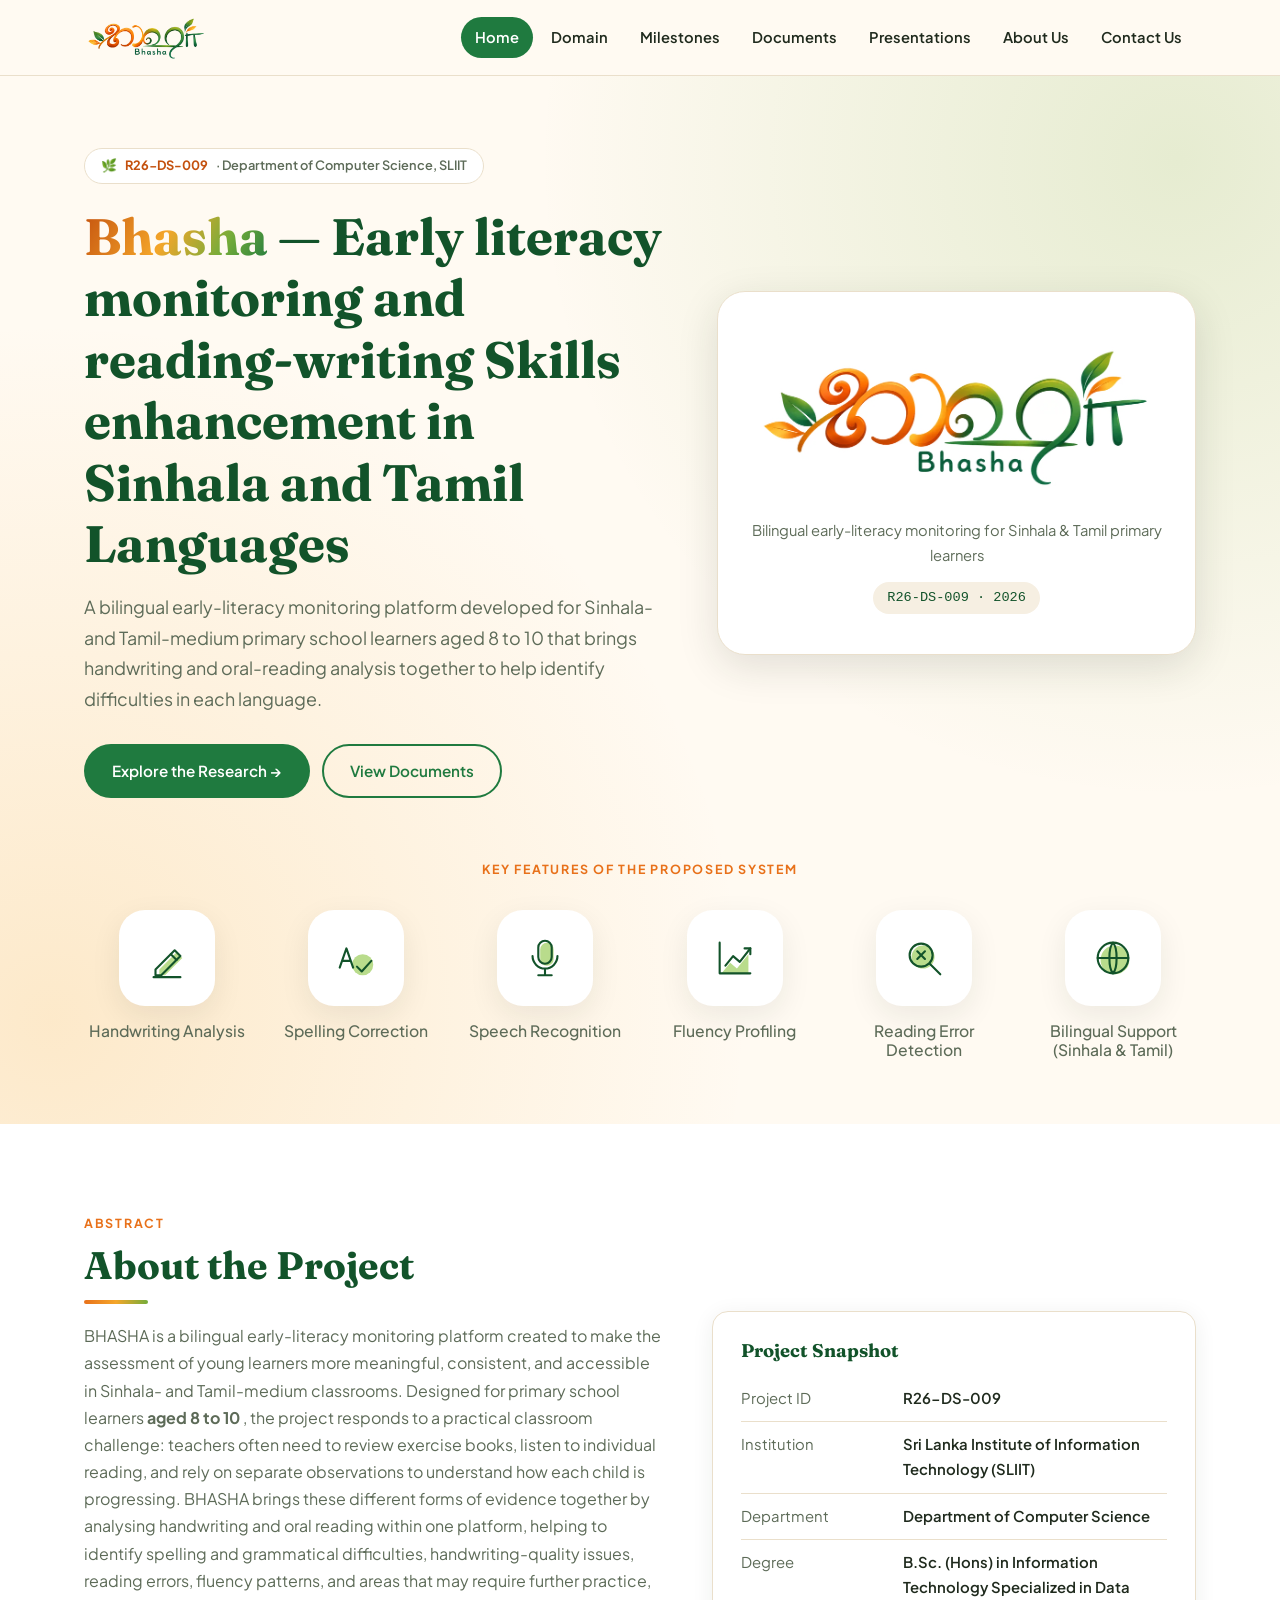
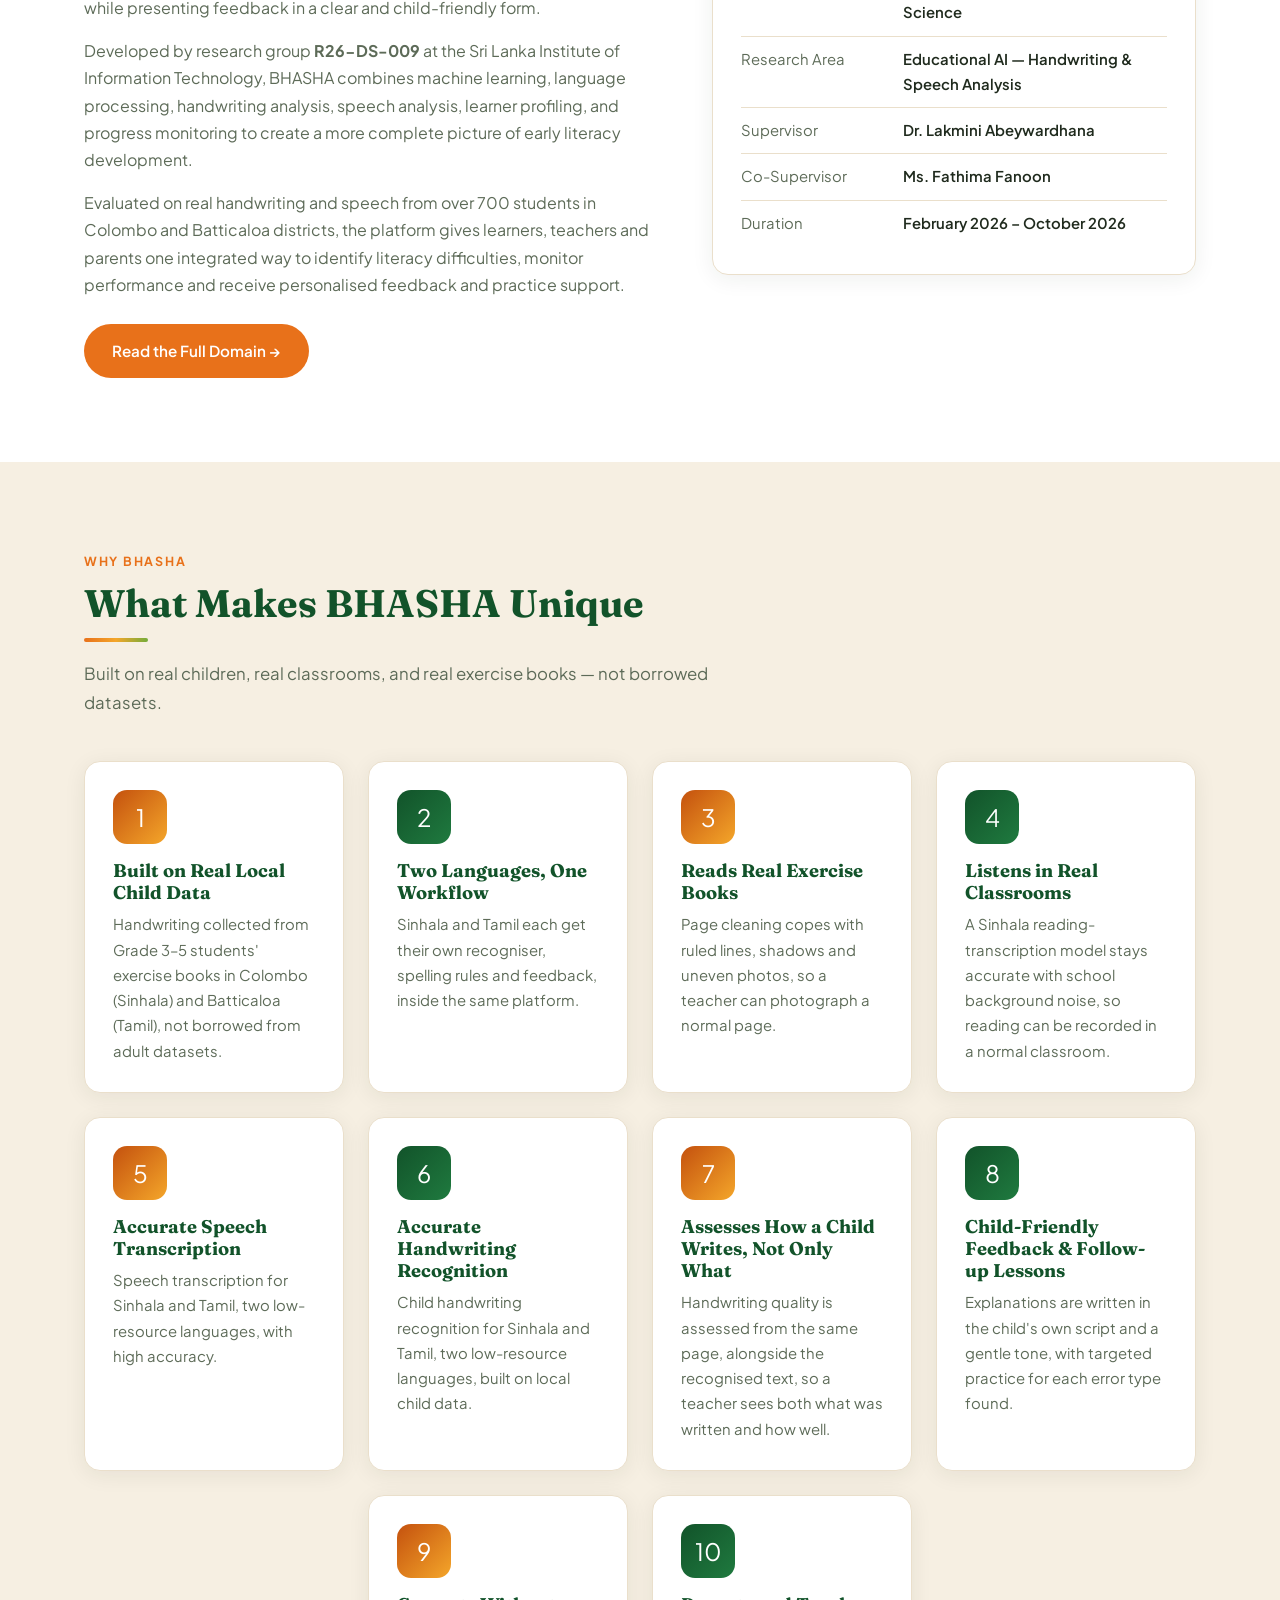
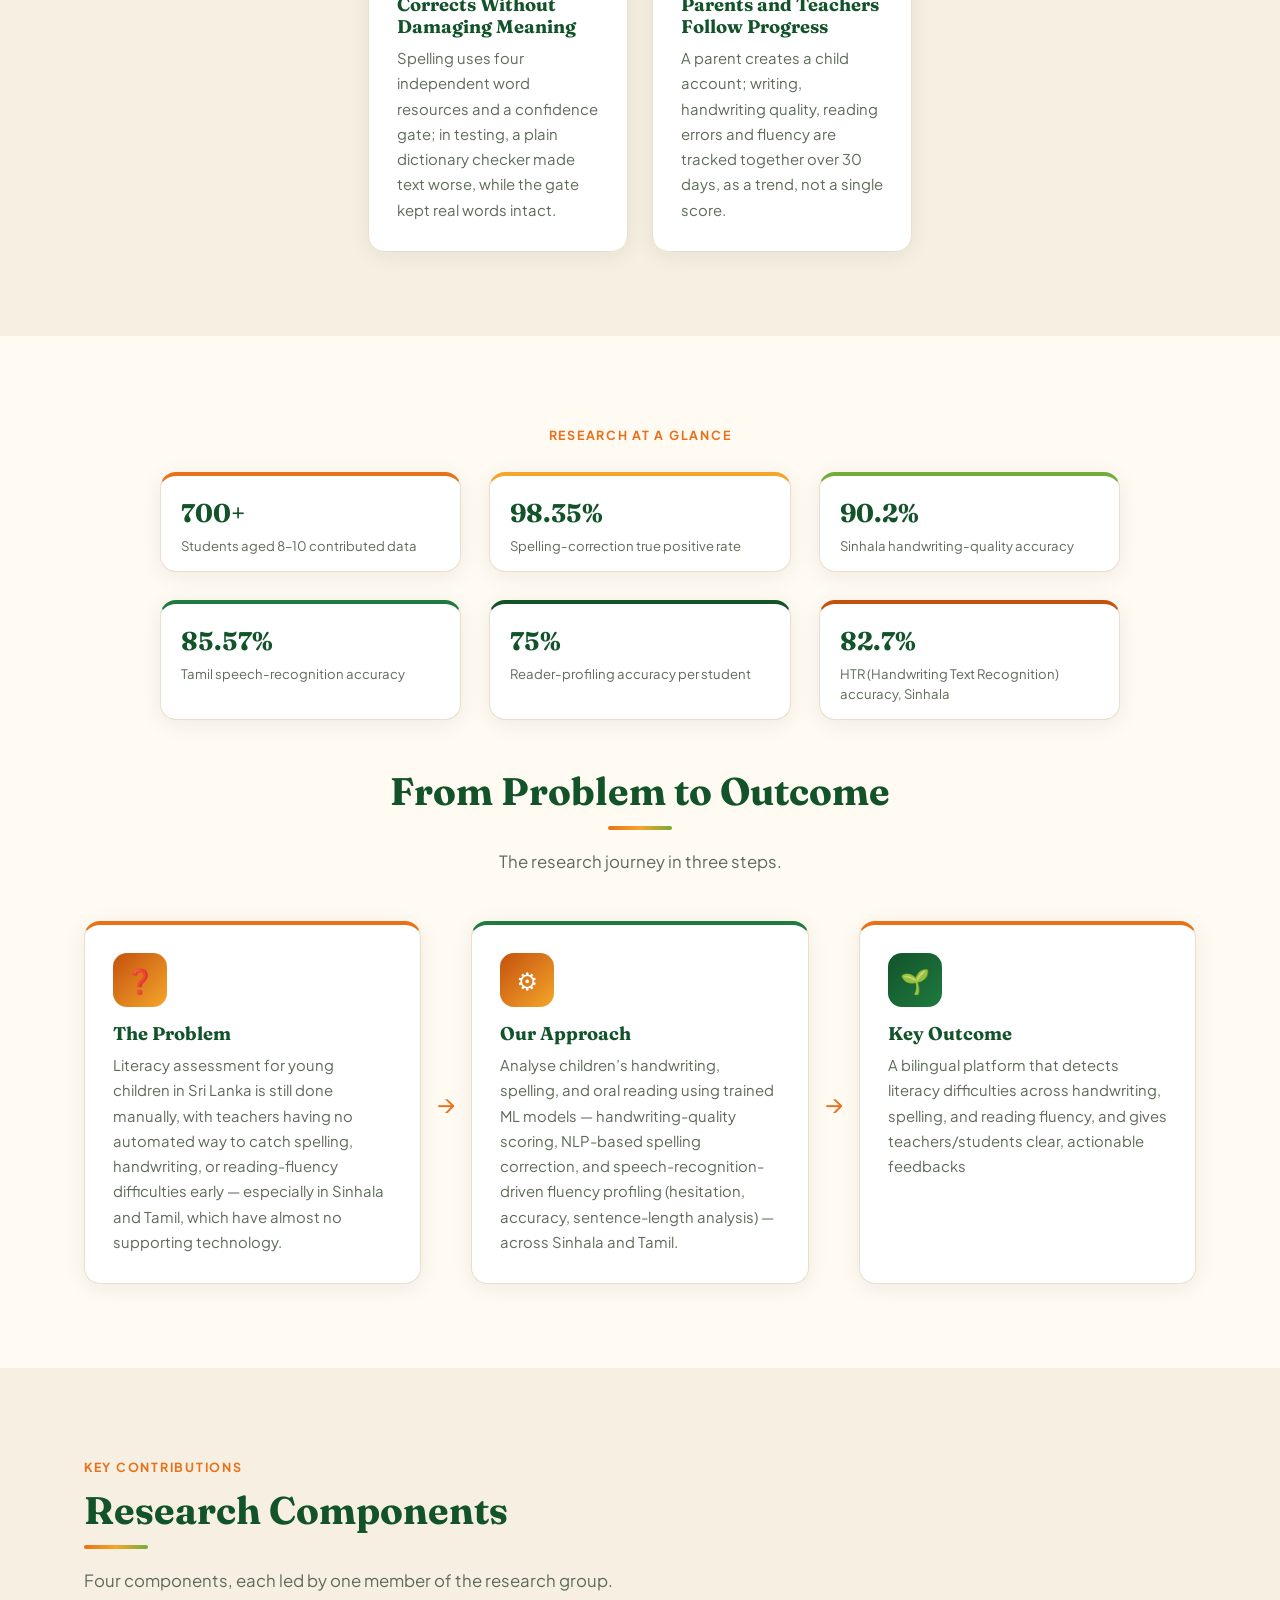
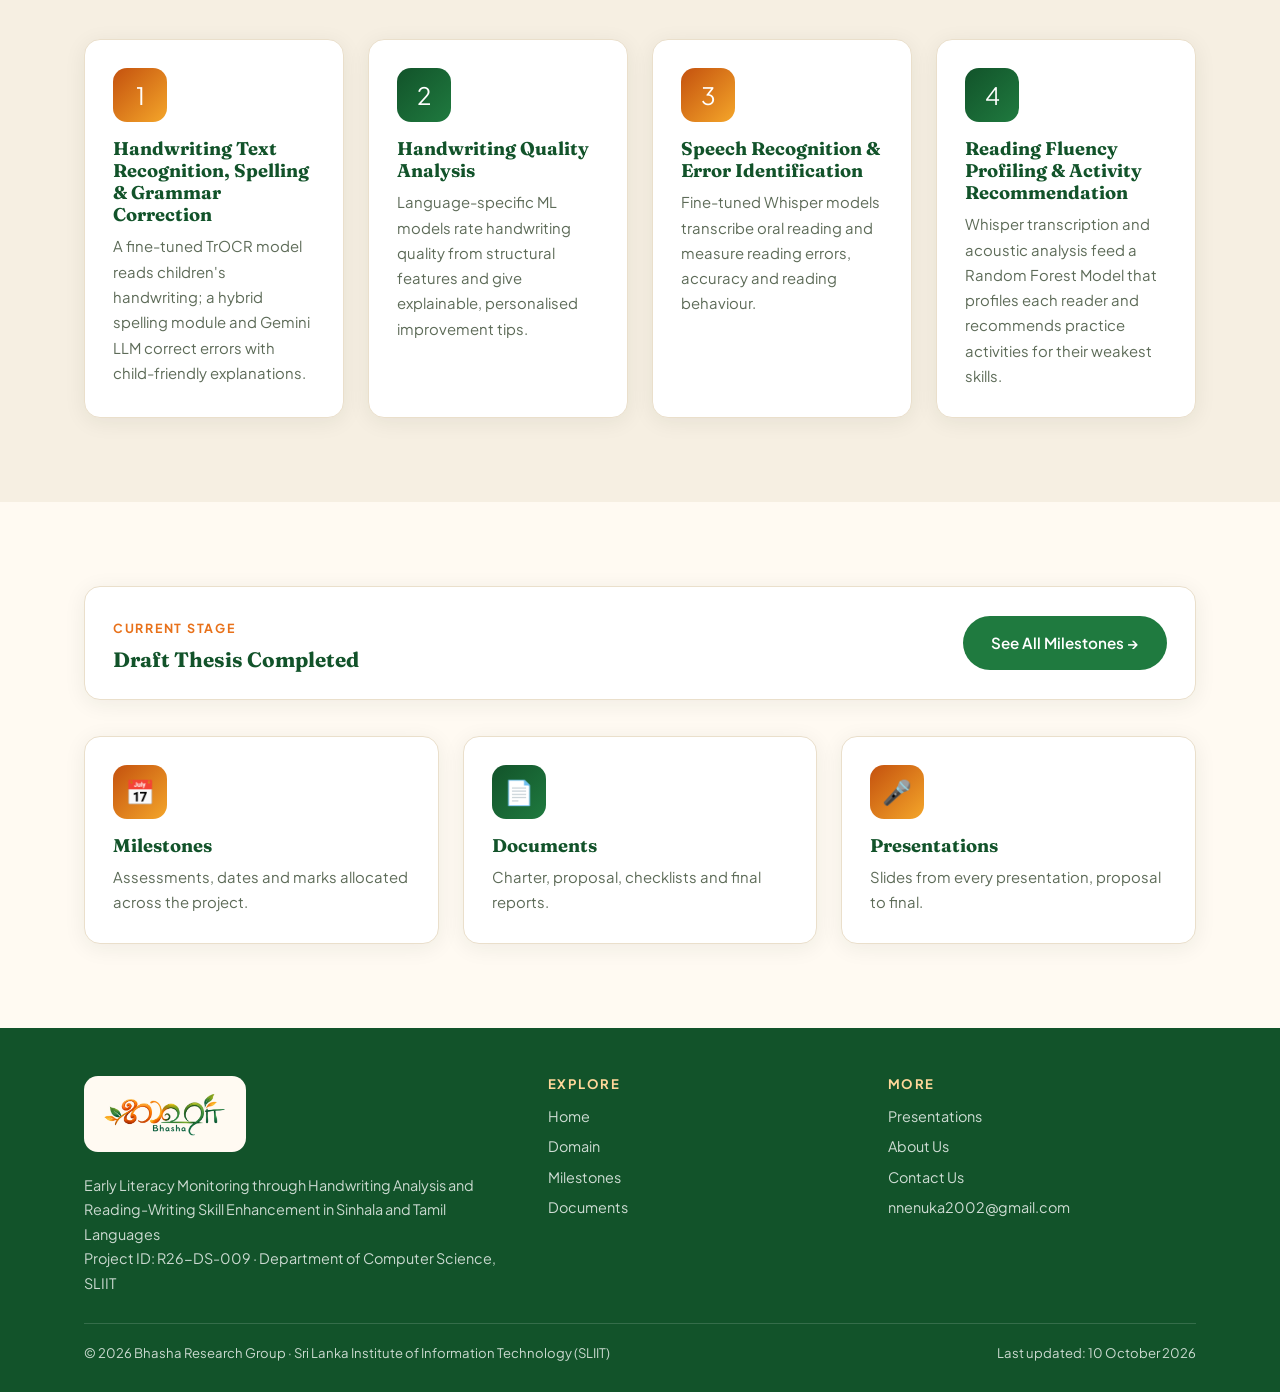
<file: index.html>
<!DOCTYPE html>
<html lang="en">
<head>
  <meta charset="UTF-8" />
  <meta name="viewport" content="width=device-width, initial-scale=1.0" />
  <meta name="description" content="Bhasha - Early literacy monitoring & reading writing Skills enhancement in Sinhala & Tamil Languages. Academic research project website, Sri Lanka Institute of Information Technology (SLIIT)." />
  <meta name="author" content="Sandali S. Karunarathna, Akshaya Thangaraja, Akif Ahamed, Nenuka N. Amaradasa" />
  <title>Bhasha | Home</title>
  <link rel="icon" type="image/png" href="images/favicon.png" />
  <link rel="stylesheet" href="styles.css" />
  <style>
    /* Headline results: 3 per row (2 rows), shown under "Research at a Glance" */
    .stats { grid-template-columns: repeat(3, 1fr); margin: 18px 0 48px; text-align: left; }
    .stat:nth-child(5) { border-top-color: var(--green-deep); }
    .stat:nth-child(6) { border-top-color: var(--orange-deep); }

    /* Key features of the proposed system (hero): icon tiles with labels */
    .features-head { margin-top: 56px; text-align: center; }
    .features { display: grid; grid-template-columns: repeat(6, 1fr); gap: 24px; margin-top: 22px; }
    .feature { display: flex; flex-direction: column; align-items: center; text-align: center; gap: 16px; }
    .feature-icon {
      width: 96px; height: 96px; border-radius: 26px;
      display: flex; align-items: center; justify-content: center;
      background: var(--surface); box-shadow: 0 10px 30px rgba(31, 42, 29, 0.08);
      transition: transform var(--t), box-shadow var(--t);
    }
    .feature:hover .feature-icon { transform: translateY(-4px); box-shadow: 0 14px 34px rgba(31, 42, 29, 0.13); }
    .feature-icon svg { width: 46px; height: 46px; }
    .feature-icon .fill { fill: #b9dc8c; }
    .feature-icon .line { fill: none; stroke: var(--green-deep); stroke-width: 2.2; stroke-linecap: round; stroke-linejoin: round; }
    .feature h3 { font-family: var(--font-body); font-size: 0.98rem; font-weight: 500; color: var(--text-muted); margin: 0; }

    @media (max-width: 980px) {
      .stats { grid-template-columns: repeat(2, 1fr); }
      .features { grid-template-columns: repeat(3, 1fr); row-gap: 32px; }
    }
    @media (max-width: 560px) {
      .features { grid-template-columns: repeat(2, 1fr); }
    }
  </style>
</head>
<body>

  <!-- ===== NAVIGATION (CSS-only mobile menu) ===== -->
  <nav class="navbar">
    <div class="container nav-inner">
      <a href="index.html" class="nav-brand" aria-label="Bhasha home">
        <img src="images/bhasha-logo.webp" alt="Bhasha logo" width="125" height="50" />
      </a>
      <input type="checkbox" id="nav-toggle" class="nav-toggle" aria-label="Open menu" />
      <label for="nav-toggle" class="nav-burger" aria-hidden="true"><span></span><span></span><span></span></label>
      <ul class="nav-links">
        <li><a href="index.html" class="active">Home</a></li>
        <li><a href="domain.html">Domain</a></li>
        <li><a href="milestones.html">Milestones</a></li>
        <li><a href="documents.html">Documents</a></li>
        <li><a href="presentations.html">Presentations</a></li>
        <li><a href="about.html">About Us</a></li>
        <li><a href="contact.html">Contact Us</a></li>
      </ul>
    </div>
  </nav>

  <!-- ===== HERO ===== -->
  <section class="hero">
    <div class="container">
      <div class="hero-grid">
        <div>
          <div class="hero-badge">🌿 <b>R26-DS-009</b> · Department of Computer Science, SLIIT</div>
          <h1><span class="accent">Bhasha</span> — Early literacy monitoring and reading-writing Skills enhancement in Sinhala and Tamil Languages</h1>
          <p class="hero-lead">A bilingual early-literacy monitoring platform developed for Sinhala- and Tamil-medium primary school learners aged 8 to 10 that brings handwriting and oral-reading analysis together to help identify difficulties in each language.</p>
          <div class="hero-cta">
            <a href="domain.html" class="btn btn-primary">Explore the Research →</a>
            <a href="documents.html" class="btn btn-outline">View Documents</a>
          </div>
        </div>
        <div class="hero-logo-card">
          <img src="images/bhasha-logo.webp" alt="Bhasha logo" width="420" height="168" />
          <p>Bilingual early-literacy monitoring for Sinhala &amp; Tamil primary learners</p>
          <span class="pid">R26-DS-009 · 2026</span>
        </div>
      </div>

      <!-- Key features of the proposed system -->
      <div class="features-head"><span class="eyebrow">Key Features of the Proposed System</span></div>
      <div class="features">
        <div class="feature"><div class="feature-icon"><svg viewBox="0 0 48 48" aria-hidden="true"><path class="fill" d="M14 34l18-18 6 6-18 18h-6z" transform="translate(2 2)"/><path class="line" d="M12 36l20-20 6 6-20 20H12z"/><path class="line" d="M28 20l6 6"/><path class="line" d="M10 44h28"/></svg></div><h3>Handwriting Analysis</h3></div>
        <div class="feature"><div class="feature-icon"><svg viewBox="0 0 48 48" aria-hidden="true"><circle class="fill" cx="31" cy="31" r="11"/><path class="line" d="M7 34l7-20 7 20M9.5 27h9"/><path class="line" d="M25 33l5 5 10-11"/></svg></div><h3>Spelling Correction</h3></div>
        <div class="feature"><div class="feature-icon"><svg viewBox="0 0 48 48" aria-hidden="true"><rect class="fill" x="19" y="8" width="14" height="24" rx="7"/><rect class="line" x="17" y="6" width="14" height="24" rx="7"/><path class="line" d="M11 22a13 13 0 0026 0M24 35v7M17 42h14"/></svg></div><h3>Speech Recognition</h3></div>
        <div class="feature"><div class="feature-icon"><svg viewBox="0 0 48 48" aria-hidden="true"><path class="fill" d="M10 40l9-11 7 6 12-15v20z"/><path class="line" d="M8 8v32h32"/><path class="line" d="M14 32l8-10 7 6 11-14"/><path class="line" d="M34 14h6v6"/></svg></div><h3>Fluency Profiling</h3></div>
        <div class="feature"><div class="feature-icon"><svg viewBox="0 0 48 48" aria-hidden="true"><circle class="fill" cx="23" cy="23" r="12"/><circle class="line" cx="21" cy="21" r="12"/><path class="line" d="M30 30l11 11M17 17l8 8M25 17l-8 8"/></svg></div><h3>Reading Error Detection</h3></div>
        <div class="feature"><div class="feature-icon"><svg viewBox="0 0 48 48" aria-hidden="true"><circle class="fill" cx="26" cy="26" r="15"/><circle class="line" cx="24" cy="24" r="16"/><path class="line" d="M8 24h32M24 8c5 5 5 27 0 32M24 8c-5 5-5 27 0 32"/></svg></div><h3>Bilingual Support (Sinhala &amp; Tamil)</h3></div>
      </div>
    </div>
  </section>

  <!-- ===== ABSTRACT ===== -->
  <section class="section bg-white">
    <div class="container">
      <div class="split">
        <div>
          <span class="eyebrow">Abstract</span>
          <h2 class="section-title">About the Project</h2>
          <div class="divider"></div>
          <p style="color:var(--text-muted);margin-bottom:16px;">BHASHA is a bilingual early-literacy monitoring platform created to make the assessment of young learners more meaningful, consistent, and accessible in Sinhala- and Tamil-medium classrooms. Designed for primary school learners <B> aged 8 to 10</B> , the project responds to a practical classroom challenge: teachers often need to review exercise books, listen to individual reading, and rely on separate observations to understand how each child is progressing. BHASHA brings these different forms of evidence together by analysing handwriting and oral reading within one platform, helping to identify spelling and grammatical difficulties, handwriting-quality issues, reading errors, fluency patterns, and areas that may require further practice, while presenting feedback in a clear and child-friendly form.</p>
          <p style="color:var(--text-muted);margin-bottom:16px;">Developed by research group <B>R26-DS-009</B> at the Sri Lanka Institute of Information Technology, BHASHA combines machine learning, language processing, handwriting analysis, speech analysis, learner profiling, and progress monitoring to create a more complete picture of early literacy development.</p>
          <p style="color:var(--text-muted);margin-bottom:26px;">Evaluated on real handwriting and speech from over 700 students in Colombo and Batticaloa districts, the platform gives learners, teachers and parents one integrated way to identify literacy difficulties, monitor performance and receive personalised feedback and practice support.</p>
          <a href="domain.html" class="btn btn-warm">Read the Full Domain →</a>
        </div>
        <div class="card">
          <h3 style="margin-bottom:14px;">Project Snapshot</h3>
          <table class="info-table">
            <tr><td>Project ID</td><td>R26-DS-009</td></tr>
            <tr><td>Institution</td><td>Sri Lanka Institute of Information Technology (SLIIT)</td></tr>
            <tr><td>Department</td><td>Department of Computer Science</td></tr>
            <tr><td>Degree</td><td>B.Sc. (Hons) in Information Technology Specialized in Data Science</td></tr>
            <tr><td>Research Area</td><td>Educational AI — Handwriting &amp; Speech Analysis</td></tr>
            <tr><td>Supervisor</td><td>Dr. Lakmini Abeywardhana</td></tr>
            <tr><td>Co-Supervisor</td><td>Ms. Fathima Fanoon</td></tr>
            <tr><td>Duration</td><td>February 2026 – October 2026</td></tr>
          </table>
        </div>
      </div>
    </div>
  </section>

  <!-- ===== WHAT MAKES BHASHA UNIQUE ===== -->
  <section class="section bg-alt">
    <div class="container">
      <span class="eyebrow">Why Bhasha</span>
      <h2 class="section-title">What Makes BHASHA Unique</h2>
      <div class="divider"></div>
      <p class="section-sub">Built on real children, real classrooms, and real exercise books — not borrowed datasets.</p>
      <div class="grid-4 unique-grid">
        <div class="card"><div class="card-icon">1</div><h3>Built on Real Local Child Data</h3><p>Handwriting collected from Grade 3–5 students' exercise books in Colombo (Sinhala) and Batticaloa (Tamil), not borrowed from adult datasets.</p></div>
        <div class="card"><div class="card-icon green">2</div><h3>Two Languages, One Workflow</h3><p>Sinhala and Tamil each get their own recogniser, spelling rules and feedback, inside the same platform.</p></div>
        <div class="card"><div class="card-icon">3</div><h3>Reads Real Exercise Books</h3><p>Page cleaning copes with ruled lines, shadows and uneven photos, so a teacher can photograph a normal page.</p></div>
        <div class="card"><div class="card-icon green">4</div><h3>Listens in Real Classrooms</h3><p>A Sinhala reading-transcription model stays accurate with school background noise, so reading can be recorded in a normal classroom.</p></div>
        <div class="card"><div class="card-icon">5</div><h3>Accurate Speech Transcription</h3><p>Speech transcription for Sinhala and Tamil, two low-resource languages, with high accuracy.</p></div>
        <div class="card"><div class="card-icon green">6</div><h3>Accurate Handwriting Recognition</h3><p>Child handwriting recognition for Sinhala and Tamil, two low-resource languages, built on local child data.</p></div>
        <div class="card"><div class="card-icon">7</div><h3>Assesses How a Child Writes, Not Only What</h3><p>Handwriting quality is assessed from the same page, alongside the recognised text, so a teacher sees both what was written and how well.</p></div>
        <div class="card"><div class="card-icon green">8</div><h3>Child-Friendly Feedback &amp; Follow-up Lessons</h3><p>Explanations are written in the child's own script and a gentle tone, with targeted practice for each error type found.</p></div>
        <div class="card"><div class="card-icon">9</div><h3>Corrects Without Damaging Meaning</h3><p>Spelling uses four independent word resources and a confidence gate; in testing, a plain dictionary checker made text worse, while the gate kept real words intact.</p></div>
        <div class="card"><div class="card-icon green">10</div><h3>Parents and Teachers Follow Progress</h3><p>A parent creates a child account; writing, handwriting quality, reading errors and fluency are tracked together over 30 days, as a trend, not a single score.</p></div>
      </div>
    </div>
  </section>

  <!-- ===== RESEARCH AT A GLANCE ===== -->
  <section class="section">
    <div class="container center">
      <span class="eyebrow">Research at a Glance</span>
      <!-- Headline results -->
      <div class="stats">
        <div class="stat"><div class="stat-num">700+</div><div class="stat-label">Students aged 8–10 contributed data</div></div>
        <div class="stat"><div class="stat-num">98.35%</div><div class="stat-label">Spelling-correction true positive rate</div></div>
        <div class="stat"><div class="stat-num">90.2%</div><div class="stat-label">Sinhala handwriting-quality accuracy</div></div>
        <div class="stat"><div class="stat-num">85.57%</div><div class="stat-label">Tamil speech-recognition accuracy</div></div>
        <div class="stat"><div class="stat-num">75%</div><div class="stat-label">Reader-profiling accuracy per student</div></div>
        <div class="stat"><div class="stat-num">82.7%</div><div class="stat-label">HTR (Handwriting Text Recognition) accuracy, Sinhala</div></div>
      </div>
      <h2 class="section-title">From Problem to Outcome</h2>
      <div class="divider"></div>
      <p class="section-sub">The research journey in three steps.</p>
      <div class="flow" style="text-align:left;">
        <div class="card"><div class="card-icon">❓</div><h3>The Problem</h3><p>Literacy assessment for young children in Sri Lanka is still done manually, with teachers having no automated way to catch spelling, handwriting, or reading-fluency difficulties early — especially in Sinhala and Tamil, which have almost no supporting technology.</p></div>
        <div class="flow-arrow">→</div>
        <div class="card"><div class="card-icon">⚙️</div><h3>Our Approach</h3><p>Analyse children’s handwriting, spelling, and oral reading using trained ML models — handwriting-quality scoring, NLP-based spelling correction, and speech-recognition-driven fluency profiling (hesitation, accuracy, sentence-length analysis) — across Sinhala and Tamil.</p></div>
        <div class="flow-arrow">→</div>
        <div class="card"><div class="card-icon green">🌱</div><h3>Key Outcome</h3><p>A bilingual platform that detects literacy difficulties across handwriting, spelling, and reading fluency, and gives teachers/students clear, actionable feedbacks</p></div>
      </div>
    </div>
  </section>

  <!-- ===== COMPONENTS ===== -->
  <section class="section bg-alt">
    <div class="container">
      <span class="eyebrow">Key Contributions</span>
      <h2 class="section-title">Research Components</h2>
      <div class="divider"></div>
      <p class="section-sub">Four components, each led by one member of the research group.</p>
      <div class="grid-4">
        <div class="card"><div class="card-icon">1</div><h3>Handwriting Text Recognition, Spelling &amp; Grammar Correction</h3><p>A fine-tuned TrOCR model reads children's handwriting; a hybrid spelling module and Gemini LLM correct errors with child-friendly explanations.</p></div>
        <div class="card"><div class="card-icon green">2</div><h3>Handwriting Quality Analysis</h3><p>Language-specific ML models rate handwriting quality from structural features and give explainable, personalised improvement tips.</p></div>
        <div class="card"><div class="card-icon">3</div><h3>Speech Recognition &amp; Error Identification</h3><p>Fine-tuned Whisper models transcribe oral reading and measure reading errors, accuracy and reading behaviour.</p></div>
        <div class="card"><div class="card-icon green">4</div><h3>Reading Fluency Profiling &amp; Activity Recommendation</h3><p>Whisper transcription and acoustic analysis feed a Random Forest Model that profiles each reader and recommends practice activities for their weakest skills.</p></div>
      </div>
    </div>
  </section>

  <!-- ===== CURRENT STAGE + QUICK LINKS ===== -->
  <section class="section">
    <div class="container">
      <div class="progress-card" style="display:flex;align-items:center;justify-content:space-between;gap:16px;flex-wrap:wrap;">
        <div>
          <span class="eyebrow">Current Stage</span>
          <h3 style="font-size:1.3rem;">Draft Thesis Completed</h3>
        </div>
        <a href="milestones.html" class="btn btn-primary">See All Milestones →</a>
      </div>
      <div class="grid-3">
        <a href="milestones.html" class="card"><div class="card-icon">📅</div><h3>Milestones</h3><p>Assessments, dates and marks allocated across the project.</p></a>
        <a href="documents.html" class="card"><div class="card-icon green">📄</div><h3>Documents</h3><p>Charter, proposal, checklists and final reports.</p></a>
        <a href="presentations.html" class="card"><div class="card-icon">🎤</div><h3>Presentations</h3><p>Slides from every presentation, proposal to final.</p></a>
      </div>
    </div>
  </section>

  <!-- ===== FOOTER ===== -->
  <footer class="footer">
    <div class="container">
      <div class="footer-grid">
        <div>
          <div class="footer-logo"><img src="images/bhasha-logo.webp" alt="Bhasha logo" width="130" height="52" /></div>
          <p>Early Literacy Monitoring through Handwriting Analysis and Reading-Writing Skill Enhancement in Sinhala and Tamil Languages</p>
          <p>Project ID: R26-DS-009 · Department of Computer Science, SLIIT</p>
        </div>
        <div>
          <h4>Explore</h4>
          <ul class="footer-links">
            <li><a href="index.html">Home</a></li>
            <li><a href="domain.html">Domain</a></li>
            <li><a href="milestones.html">Milestones</a></li>
            <li><a href="documents.html">Documents</a></li>
          </ul>
        </div>
        <div>
          <h4>More</h4>
          <ul class="footer-links">
            <li><a href="presentations.html">Presentations</a></li>
            <li><a href="about.html">About Us</a></li>
            <li><a href="contact.html">Contact Us</a></li>
            <li><a href="mailto:nnenuka2002@gmail.com">nnenuka2002@gmail.com</a></li>
          </ul>
        </div>
      </div>
      <div class="footer-bottom">
        <span>© 2026 Bhasha Research Group · Sri Lanka Institute of Information Technology (SLIIT)</span>
        <span>Last updated: 10 October 2026</span>
      </div>
    </div>
  </footer>

</body>
</html>
</file>
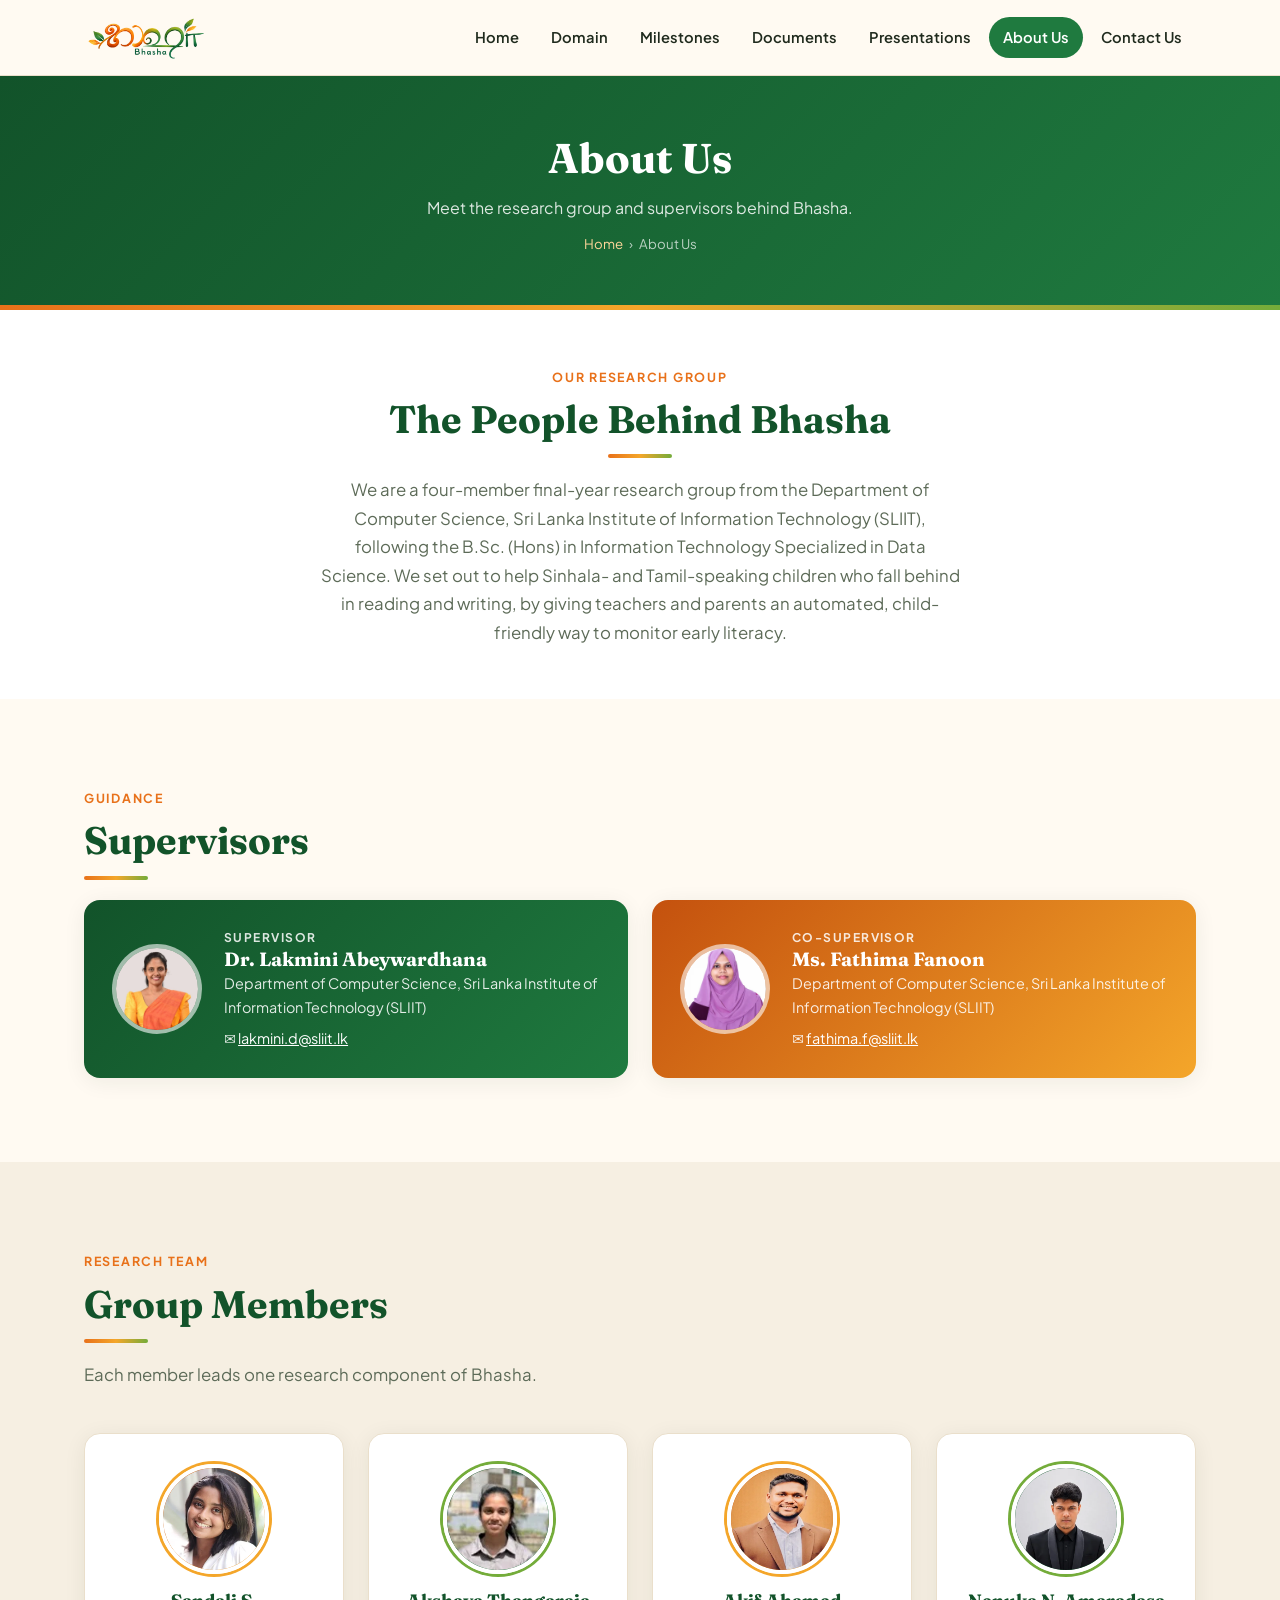
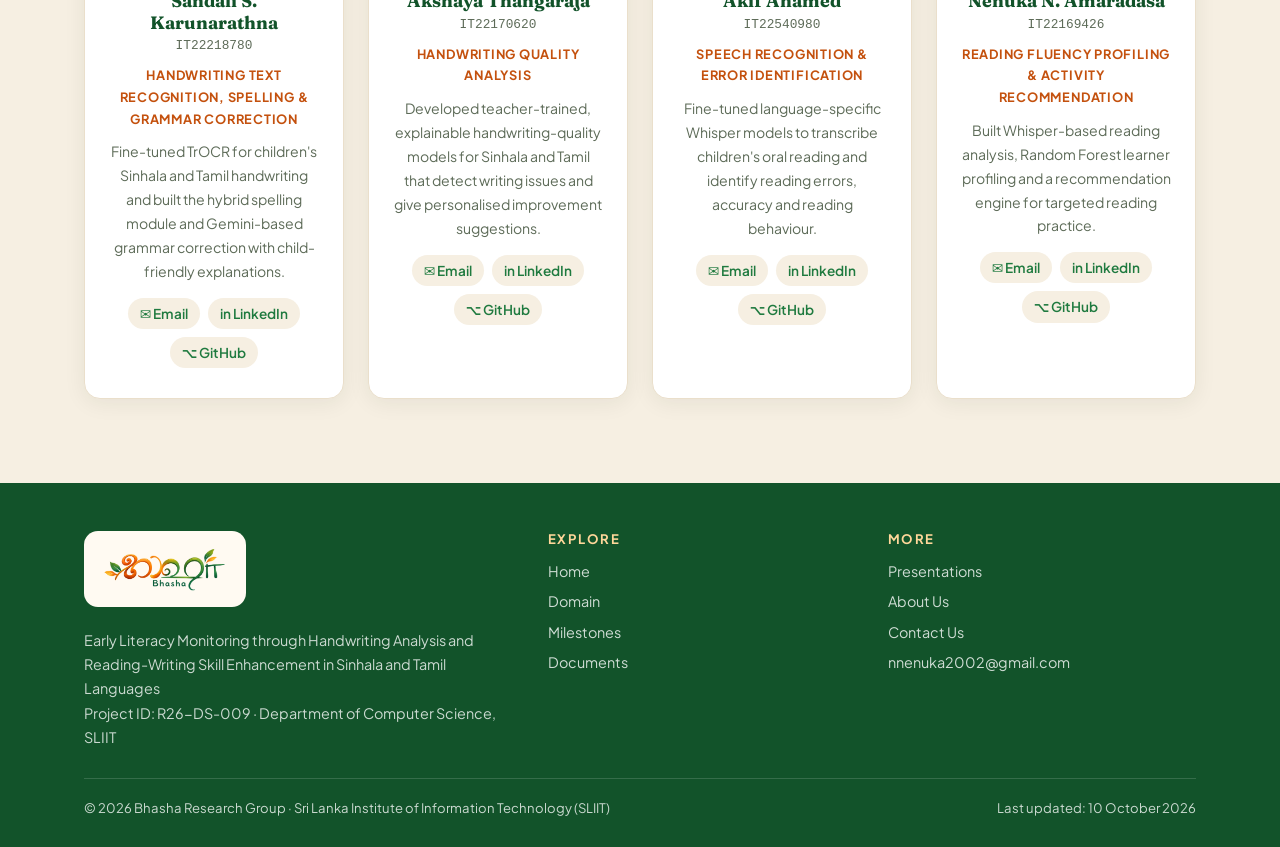
<file: about.html>
<!DOCTYPE html>
<html lang="en">
<head>
  <meta charset="UTF-8" />
  <meta name="viewport" content="width=device-width, initial-scale=1.0" />
  <meta name="description" content="About the Bhasha research group — members, supervisors and achievements." />
  <meta name="author" content="Sandali S. Karunarathna, Akshaya Thangaraja, Akif Ahamed, Nenuka N. Amaradasa" />
  <title>Bhasha | About Us</title>
  <link rel="icon" type="image/png" href="images/favicon.png" />
  <link rel="stylesheet" href="styles.css" />
</head>
<body>

  <!-- ===== NAVIGATION (CSS-only mobile menu) ===== -->
  <nav class="navbar">
    <div class="container nav-inner">
      <a href="index.html" class="nav-brand" aria-label="Bhasha home">
        <img src="images/bhasha-logo.webp" alt="Bhasha logo" width="125" height="50" />
      </a>
      <input type="checkbox" id="nav-toggle" class="nav-toggle" aria-label="Open menu" />
      <label for="nav-toggle" class="nav-burger" aria-hidden="true"><span></span><span></span><span></span></label>
      <ul class="nav-links">
        <li><a href="index.html">Home</a></li>
        <li><a href="domain.html">Domain</a></li>
        <li><a href="milestones.html">Milestones</a></li>
        <li><a href="documents.html">Documents</a></li>
        <li><a href="presentations.html">Presentations</a></li>
        <li><a href="about.html" class="active">About Us</a></li>
        <li><a href="contact.html">Contact Us</a></li>
      </ul>
    </div>
  </nav>

  <!-- ===== PAGE HERO ===== -->
  <section class="page-hero">
    <div class="container">
      <h1>About Us</h1>
      <p>Meet the research group and supervisors behind Bhasha.</p>
      <div class="breadcrumb"><a href="index.html">Home</a><span>›</span>About Us</div>
    </div>
  </section>

  <!-- Intro -->
  <section class="section-sm bg-white">
    <div class="container center">
      <span class="eyebrow">Our Research Group</span>
      <h2 class="section-title">The People Behind Bhasha</h2>
      <div class="divider"></div>
      <p class="section-sub" style="margin-bottom:0;">We are a four-member final-year research group from the Department of Computer Science, Sri Lanka Institute of Information Technology (SLIIT), following the B.Sc. (Hons) in Information Technology Specialized in Data Science. We set out to help Sinhala- and Tamil-speaking children who fall behind in reading and writing, by giving teachers and parents an automated, child-friendly way to monitor early literacy.</p>
    </div>
  </section>

  <!-- Supervisors -->
  <section class="section">
    <div class="container">
      <span class="eyebrow">Guidance</span>
      <h2 class="section-title">Supervisors</h2>
      <div class="divider"></div>
      <div class="grid-2" style="margin-top:20px;">
        <div class="sup-card">
          <div class="avatar"><img src="images/supervisor.webp" alt="Dr. Lakmini Abeywardhana" width="90" height="90" /></div>
          <div style="flex:1;min-width:200px;">
            <div class="sup-role">Supervisor</div>
            <h3>Dr. Lakmini Abeywardhana</h3>
            <p>Department of Computer Science, Sri Lanka Institute of Information Technology (SLIIT)</p>
            <p style="margin-top:6px;">✉ <a href="mailto:lakmini.d@sliit.lk">lakmini.d@sliit.lk</a></p>
          </div>
        </div>
        <div class="sup-card warm">
          <div class="avatar"><img src="images/co-supervisor.webp" alt="Ms. Fathima Fanoon" width="90" height="90" /></div>
          <div style="flex:1;min-width:200px;">
            <div class="sup-role">Co-Supervisor</div>
            <h3>Ms. Fathima Fanoon</h3>
            <p>Department of Computer Science, Sri Lanka Institute of Information Technology (SLIIT)</p>
            <p style="margin-top:6px;">✉ <a href="mailto:fathima.f@sliit.lk">fathima.f@sliit.lk</a></p>
          </div>
        </div>
      </div>
    </div>
  </section>

  <!-- Team -->
  <section class="section bg-alt">
    <div class="container">
      <span class="eyebrow">Research Team</span>
      <h2 class="section-title">Group Members</h2>
      <div class="divider"></div>
      <p class="section-sub">Each member leads one research component of Bhasha.</p>
      <div class="grid-4">
        <div class="team-card">
          <div class="avatar"><img src="images/member1.webp" alt="Sandali S. Karunarathna" width="110" height="110" /></div>
          <h3>Sandali S. Karunarathna</h3>
          <div class="team-id">IT22218780</div>
          <div class="team-role">Handwriting Text Recognition, Spelling &amp; Grammar Correction</div>
          <p class="team-desc">Fine-tuned TrOCR for children's Sinhala and Tamil handwriting and built the hybrid spelling module and Gemini-based grammar correction with child-friendly explanations.</p>
          <div class="team-links">
            <a href="mailto:sandalikaru123@gmail.com">✉ Email</a>
            <a href="[Member 1 LinkedIn URL]" target="_blank" rel="noopener">in LinkedIn</a>
            <a href="https://github.com/Navith2002/R26-DS-009.git" target="_blank" rel="noopener">⌥ GitHub</a>
          </div>
        </div>
        <div class="team-card">
          <div class="avatar"><img src="images/member2.webp" alt="Akshaya Thangaraja" width="110" height="110" /></div>
          <h3>Akshaya Thangaraja</h3>
          <div class="team-id">IT22170620</div>
          <div class="team-role">Handwriting Quality Analysis</div>
          <p class="team-desc">Developed teacher-trained, explainable handwriting-quality models for Sinhala and Tamil that detect writing issues and give personalised improvement suggestions.</p>
          <div class="team-links">
            <a href="mailto:staaxsxi@gmail.com">✉ Email</a>
            <a href="[Member 2 LinkedIn URL]" target="_blank" rel="noopener">in LinkedIn</a>
            <a href="https://github.com/Navith2002/R26-DS-009.git" target="_blank" rel="noopener">⌥ GitHub</a>
          </div>
        </div>
        <div class="team-card">
          <div class="avatar"><img src="images/member3.webp" alt="Akif Ahamed" width="110" height="110" /></div>
          <h3>Akif Ahamed</h3>
          <div class="team-id">IT22540980</div>
          <div class="team-role">Speech Recognition &amp; Error Identification</div>
          <p class="team-desc">Fine-tuned language-specific Whisper models to transcribe children's oral reading and identify reading errors, accuracy and reading behaviour.</p>
          <div class="team-links">
            <a href="mailto:aakifahamed02012003@gmail.com">✉ Email</a>
            <a href="[Member 3 LinkedIn URL]" target="_blank" rel="noopener">in LinkedIn</a>
            <a href="https://github.com/Navith2002/R26-DS-009.git" target="_blank" rel="noopener">⌥ GitHub</a>
          </div>
        </div>
        <div class="team-card">
          <div class="avatar"><img src="images/member4.webp" alt="Nenuka N. Amaradasa" width="110" height="110" /></div>
          <h3>Nenuka N. Amaradasa</h3>
          <div class="team-id">IT22169426</div>
          <div class="team-role">Reading Fluency Profiling &amp; Activity Recommendation</div>
          <p class="team-desc">Built Whisper-based reading analysis, Random Forest learner profiling and a recommendation engine for targeted reading practice.</p>
          <div class="team-links">
            <a href="mailto:navithamaradasa2002@gmail.com">✉ Email</a>
            <a href="[Member 4 LinkedIn URL]" target="_blank" rel="noopener">in LinkedIn</a>
            <a href="https://github.com/Navith2002/R26-DS-009.git" target="_blank" rel="noopener">⌥ GitHub</a>
          </div>
        </div>
      </div>
    </div>
  </section>


  <!-- ===== FOOTER ===== -->
  <footer class="footer">
    <div class="container">
      <div class="footer-grid">
        <div>
          <div class="footer-logo"><img src="images/bhasha-logo.webp" alt="Bhasha logo" width="130" height="52" /></div>
          <p>Early Literacy Monitoring through Handwriting Analysis and Reading-Writing Skill Enhancement in Sinhala and Tamil Languages</p>
          <p>Project ID: R26-DS-009 · Department of Computer Science, SLIIT</p>
        </div>
        <div>
          <h4>Explore</h4>
          <ul class="footer-links">
            <li><a href="index.html">Home</a></li>
            <li><a href="domain.html">Domain</a></li>
            <li><a href="milestones.html">Milestones</a></li>
            <li><a href="documents.html">Documents</a></li>
          </ul>
        </div>
        <div>
          <h4>More</h4>
          <ul class="footer-links">
            <li><a href="presentations.html">Presentations</a></li>
            <li><a href="about.html">About Us</a></li>
            <li><a href="contact.html">Contact Us</a></li>
            <li><a href="mailto:nnenuka2002@gmail.com">nnenuka2002@gmail.com</a></li>
          </ul>
        </div>
      </div>
      <div class="footer-bottom">
        <span>© 2026 Bhasha Research Group · Sri Lanka Institute of Information Technology (SLIIT)</span>
        <span>Last updated: 10 October 2026</span>
      </div>
    </div>
  </footer>

</body>
</html>
</file>
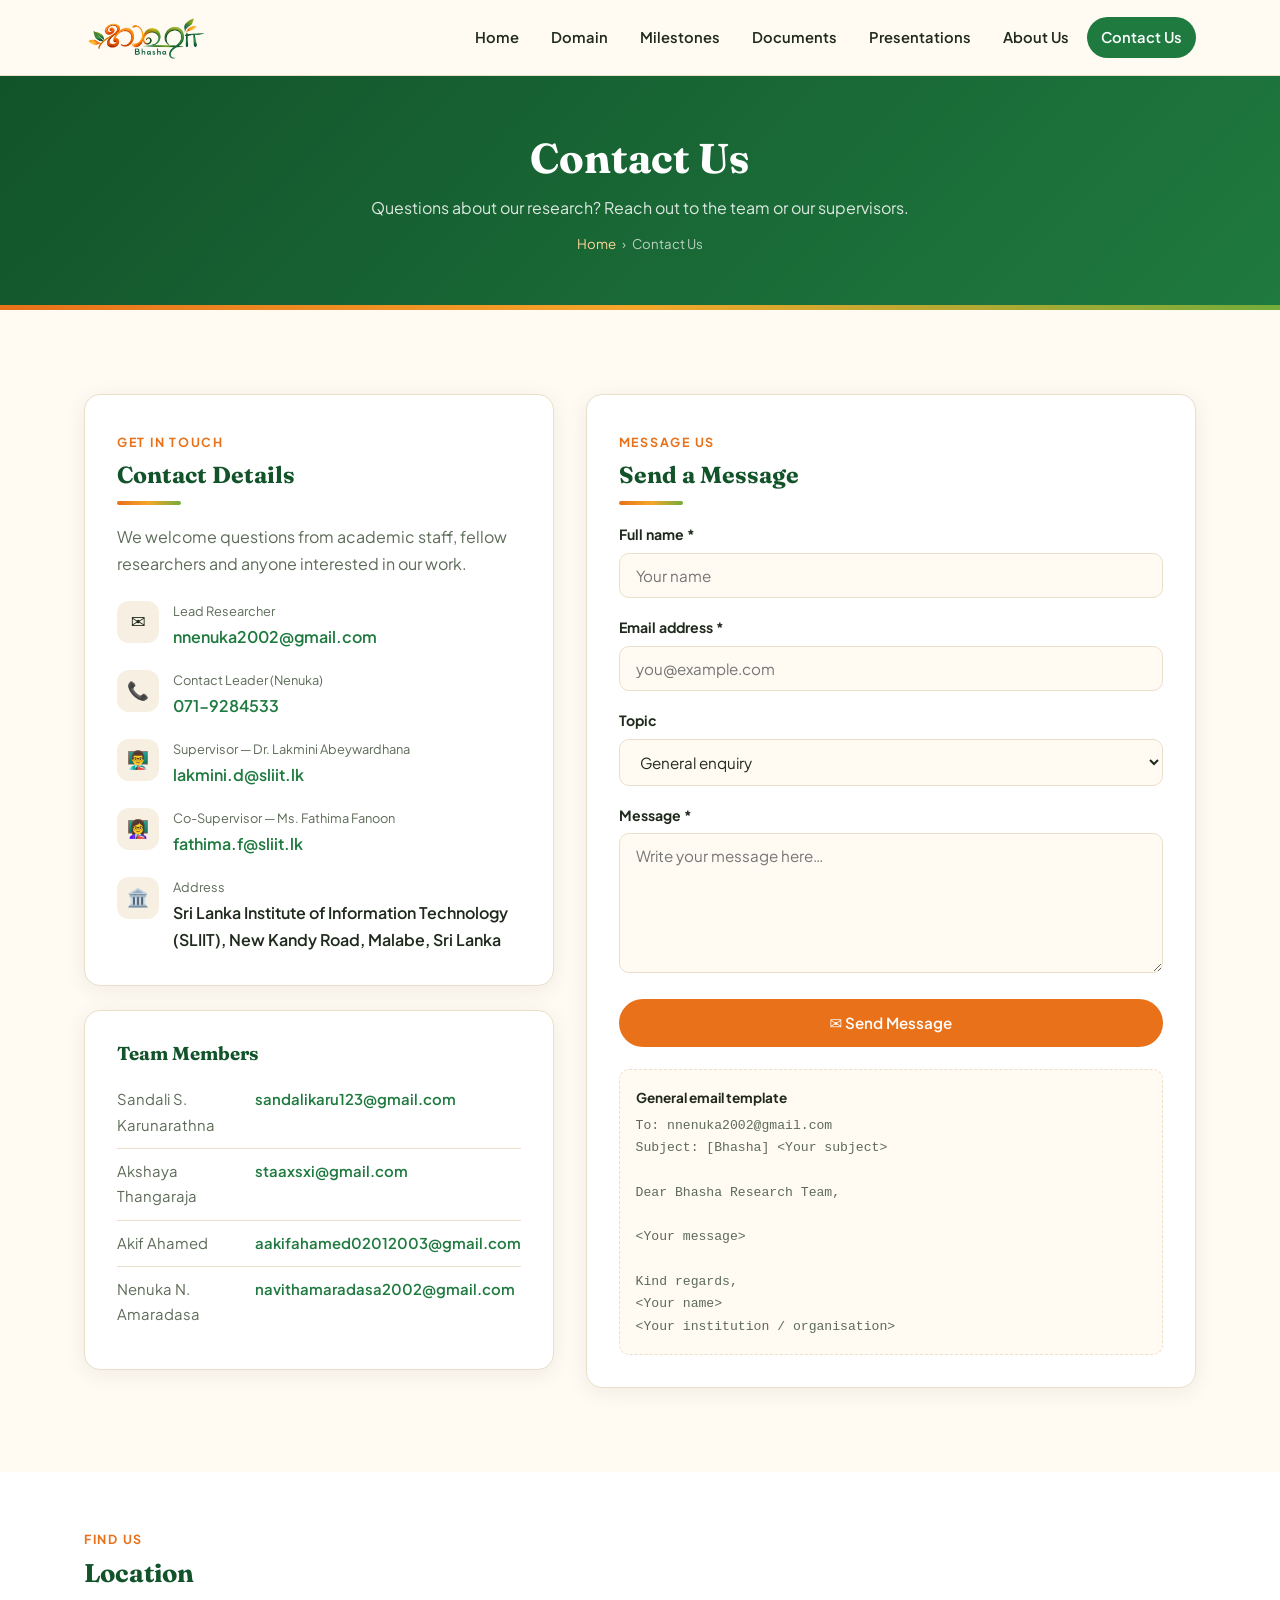
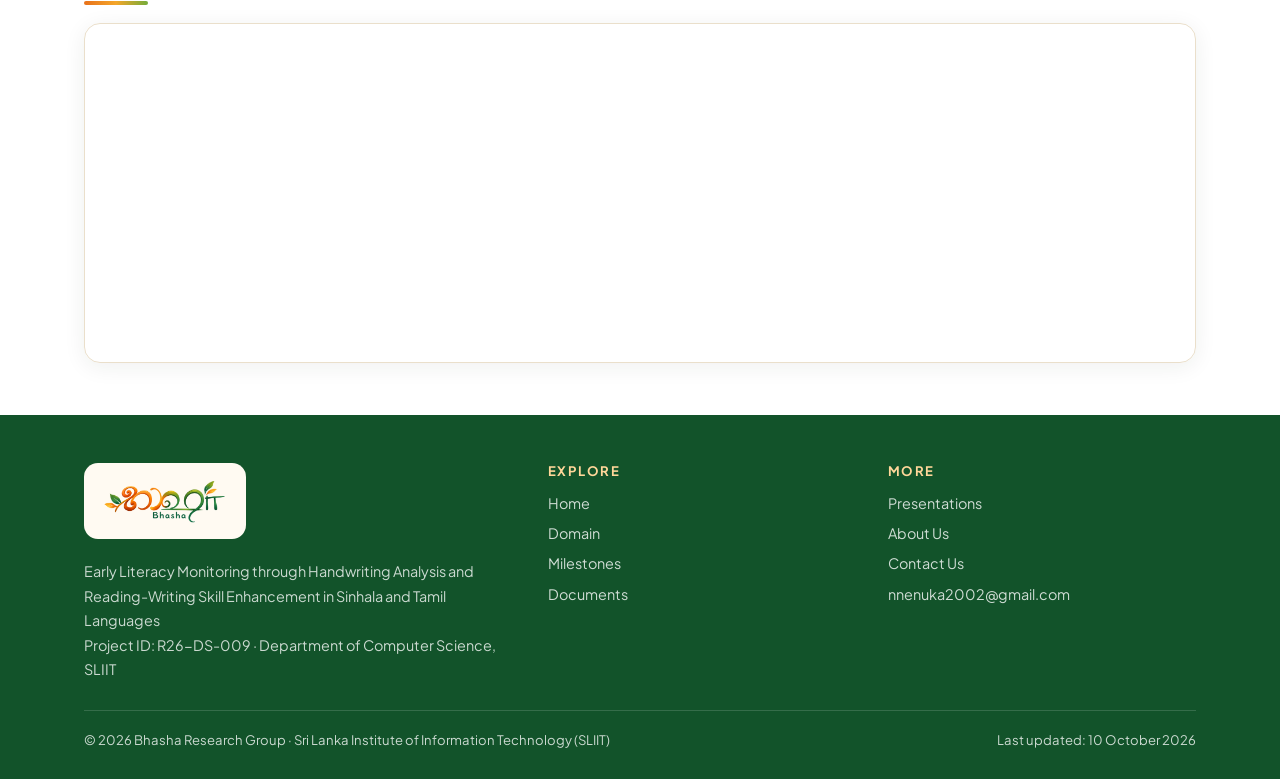
<file: contact.html>
<!DOCTYPE html>
<html lang="en">
<head>
  <meta charset="UTF-8" />
  <meta name="viewport" content="width=device-width, initial-scale=1.0" />
  <meta name="description" content="Contact the Bhasha research group." />
  <meta name="author" content="Sandali S. Karunarathna, Akshaya Thangaraja, Akif Ahamed, Nenuka N. Amaradasa" />
  <title>Bhasha | Contact Us</title>
  <link rel="icon" type="image/png" href="images/favicon.png" />
  <link rel="stylesheet" href="styles.css" />
</head>
<body>

  <!-- ===== NAVIGATION (CSS-only mobile menu) ===== -->
  <nav class="navbar">
    <div class="container nav-inner">
      <a href="index.html" class="nav-brand" aria-label="Bhasha home">
        <img src="images/bhasha-logo.webp" alt="Bhasha logo" width="125" height="50" />
      </a>
      <input type="checkbox" id="nav-toggle" class="nav-toggle" aria-label="Open menu" />
      <label for="nav-toggle" class="nav-burger" aria-hidden="true"><span></span><span></span><span></span></label>
      <ul class="nav-links">
        <li><a href="index.html">Home</a></li>
        <li><a href="domain.html">Domain</a></li>
        <li><a href="milestones.html">Milestones</a></li>
        <li><a href="documents.html">Documents</a></li>
        <li><a href="presentations.html">Presentations</a></li>
        <li><a href="about.html">About Us</a></li>
        <li><a href="contact.html" class="active">Contact Us</a></li>
      </ul>
    </div>
  </nav>

  <!-- ===== PAGE HERO ===== -->
  <section class="page-hero">
    <div class="container">
      <h1>Contact Us</h1>
      <p>Questions about our research? Reach out to the team or our supervisors.</p>
      <div class="breadcrumb"><a href="index.html">Home</a><span>›</span>Contact Us</div>
    </div>
  </section>

  <section class="section">
    <div class="container contact-grid">

      <!-- Contact details -->
      <div>
        <div class="contact-box">
          <span class="eyebrow">Get in Touch</span>
          <h2>Contact Details</h2>
          <div class="divider"></div>
          <p style="color:var(--text-muted);margin-bottom:24px;">We welcome questions from academic staff, fellow researchers and anyone interested in our work.</p>
          <div class="c-row"><div class="c-icon">✉️</div><div><div class="c-label">Lead Researcher</div><div class="c-val"><a href="mailto:nnenuka2002@gmail.com">nnenuka2002@gmail.com</a></div></div></div>
          <div class="c-row"><div class="c-icon">📞</div><div><div class="c-label">Contact Leader (Nenuka)</div><div class="c-val"><a href="tel:[Phone Number]">071-9284533</a></div></div></div>
          <div class="c-row"><div class="c-icon">👨‍🏫</div><div><div class="c-label">Supervisor — Dr. Lakmini Abeywardhana</div><div class="c-val"><a href="mailto:lakmini.d@sliit.lk">lakmini.d@sliit.lk</a></div></div></div>
          <div class="c-row"><div class="c-icon">👩‍🏫</div><div><div class="c-label">Co-Supervisor — Ms. Fathima Fanoon</div><div class="c-val"><a href="mailto:fathima.f@sliit.lk">fathima.f@sliit.lk</a></div></div></div>
          <div class="c-row" style="margin-bottom:0;"><div class="c-icon">🏛️</div><div><div class="c-label">Address</div><div class="c-val">Sri Lanka Institute of Information Technology (SLIIT), New Kandy Road, Malabe, Sri Lanka</div></div></div>
        </div>

        <div class="contact-box" style="margin-top:24px;">
          <h3 style="margin-bottom:12px;">Team Members</h3>
          <table class="info-table">
            <tr><td>Sandali S. Karunarathna</td><td><a href="mailto:sandalikaru123@gmail.com">sandalikaru123@gmail.com</a></td></tr>
            <tr><td>Akshaya Thangaraja</td><td><a href="mailto:staaxsxi@gmail.com">staaxsxi@gmail.com</a></td></tr>
            <tr><td>Akif Ahamed</td><td><a href="mailto:aakifahamed02012003@gmail.com">aakifahamed02012003@gmail.com</a></td></tr>
            <tr><td>Nenuka N. Amaradasa</td><td><a href="mailto:navithamaradasa2002@gmail.com">navithamaradasa2002@gmail.com</a></td></tr>
          </table>
        </div>
      </div>

      <!-- Contact form: works without a server — opens the visitor's email app with the message filled in -->
      <div class="contact-box">
        <span class="eyebrow">Message Us</span>
        <h2>Send a Message</h2>
        <div class="divider"></div>
        <form action="mailto:nnenuka2002@gmail.com" method="post" enctype="text/plain">
          <div class="form-group"><label for="name">Full name *</label><input id="name" name="Name" type="text" placeholder="Your name" required /></div>
          <div class="form-group"><label for="email">Email address *</label><input id="email" name="Email" type="email" placeholder="you@example.com" required /></div>
          <div class="form-group">
            <label for="topic">Topic</label>
            <select id="topic" name="Topic">
              <option>General enquiry</option>
              <option>Research collaboration</option>
              <option>Question about a document</option>
              <option>Other</option>
            </select>
          </div>
          <div class="form-group"><label for="message">Message *</label><textarea id="message" name="Message" placeholder="Write your message here…" required></textarea></div>
          <button type="submit" class="btn btn-warm" style="width:100%;">✉ Send Message</button>
        </form>

        <div class="template-box">
          <p style="font-size:0.85rem;font-weight:700;margin-bottom:6px;">General email template</p>
<pre>To: nnenuka2002@gmail.com
Subject: [Bhasha] &lt;Your subject&gt;

Dear Bhasha Research Team,

&lt;Your message&gt;

Kind regards,
&lt;Your name&gt;
&lt;Your institution / organisation&gt;</pre>
        </div>
      </div>
    </div>
  </section>

  <!-- Map -->
  <section class="section-sm bg-white">
    <div class="container">
      <span class="eyebrow">Find Us</span>
      <h2 class="section-title" style="font-size:1.6rem;">Location</h2>
      <div class="divider"></div>
      <!-- Google Maps: search your campus → Share → Embed a map → paste the src below -->
      <div class="map-frame">
        <iframe src="https://maps.google.com/maps?q=SLIIT%20Malabe%20Campus&amp;output=embed" title="Campus location map" loading="lazy" referrerpolicy="no-referrer-when-downgrade"></iframe>
      </div>
    </div>
  </section>

  <!-- ===== FOOTER ===== -->
  <footer class="footer">
    <div class="container">
      <div class="footer-grid">
        <div>
          <div class="footer-logo"><img src="images/bhasha-logo.webp" alt="Bhasha logo" width="130" height="52" /></div>
          <p>Early Literacy Monitoring through Handwriting Analysis and Reading-Writing Skill Enhancement in Sinhala and Tamil Languages</p>
          <p>Project ID: R26-DS-009 · Department of Computer Science, SLIIT</p>
        </div>
        <div>
          <h4>Explore</h4>
          <ul class="footer-links">
            <li><a href="index.html">Home</a></li>
            <li><a href="domain.html">Domain</a></li>
            <li><a href="milestones.html">Milestones</a></li>
            <li><a href="documents.html">Documents</a></li>
          </ul>
        </div>
        <div>
          <h4>More</h4>
          <ul class="footer-links">
            <li><a href="presentations.html">Presentations</a></li>
            <li><a href="about.html">About Us</a></li>
            <li><a href="contact.html">Contact Us</a></li>
            <li><a href="mailto:nnenuka2002@gmail.com">nnenuka2002@gmail.com</a></li>
          </ul>
        </div>
      </div>
      <div class="footer-bottom">
        <span>© 2026 Bhasha Research Group · Sri Lanka Institute of Information Technology (SLIIT)</span>
        <span>Last updated: 10 October 2026</span>
      </div>
    </div>
  </footer>

</body>
</html>
</file>
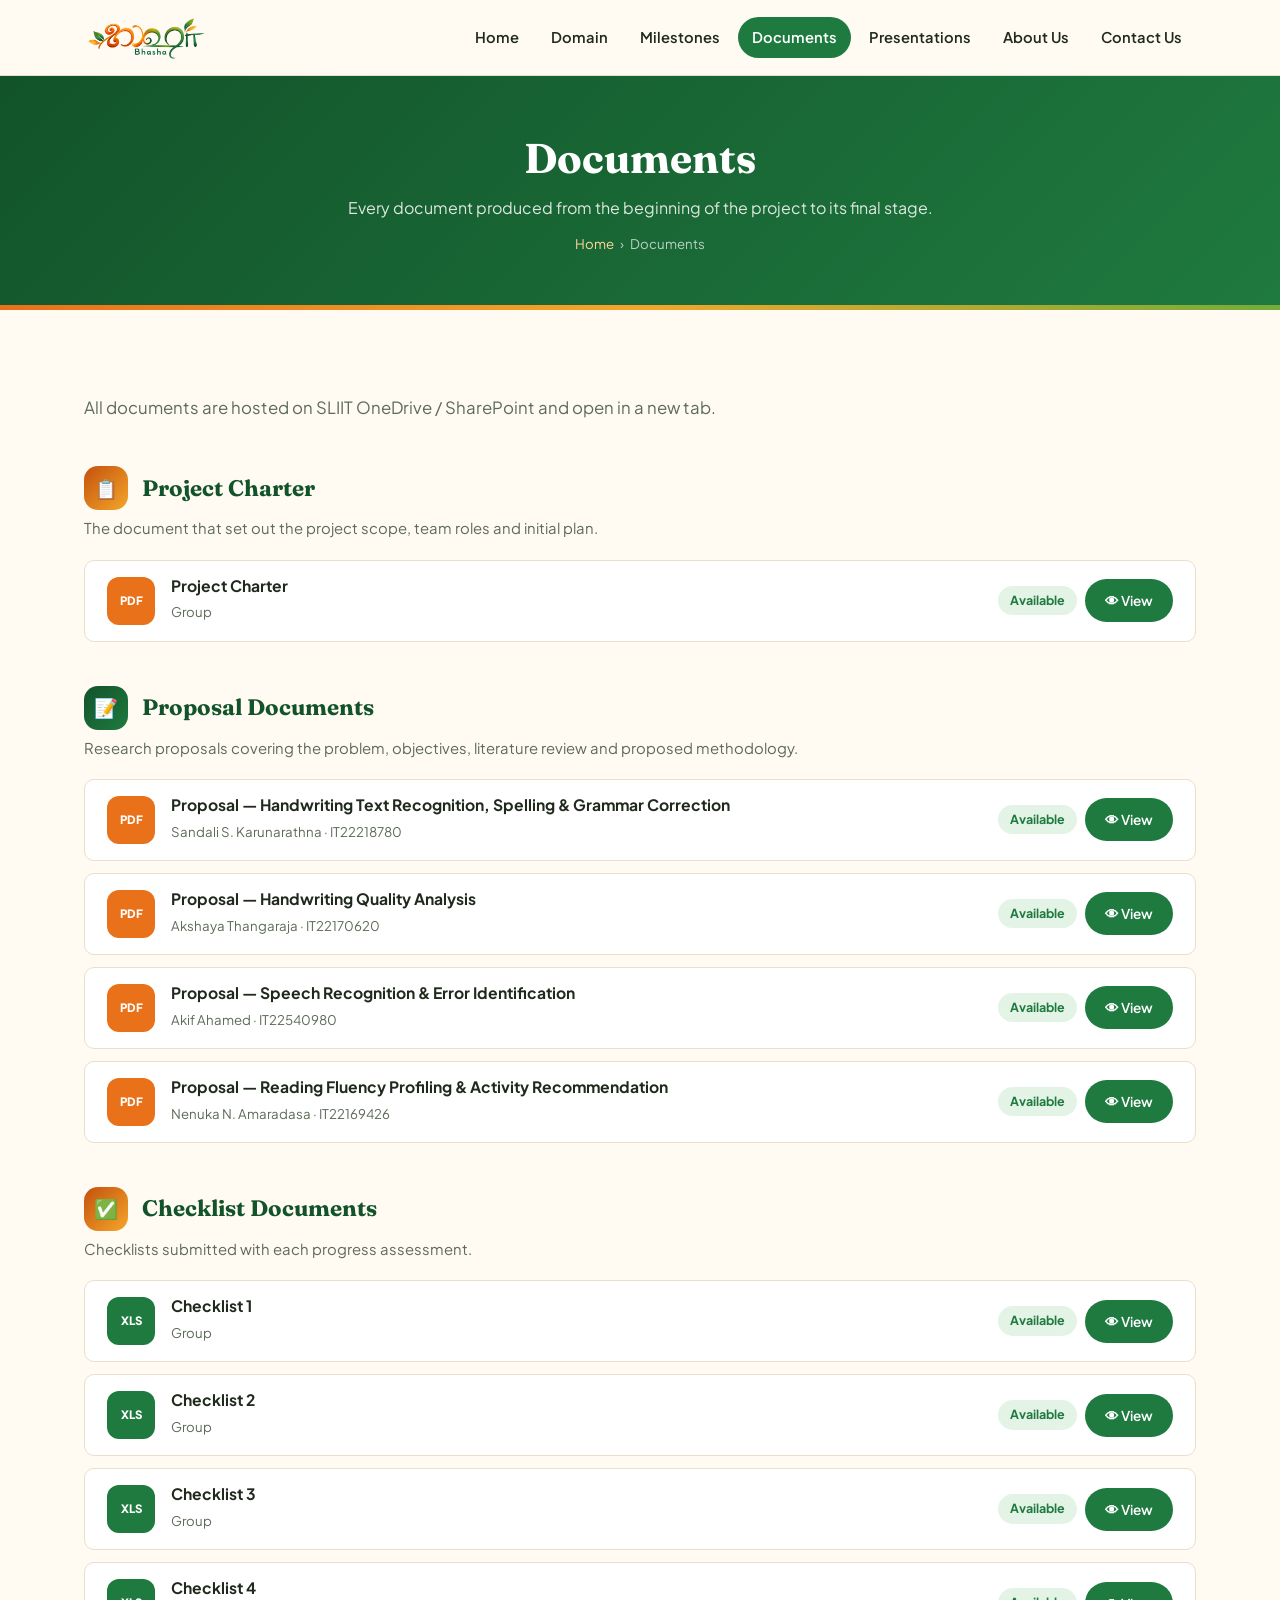
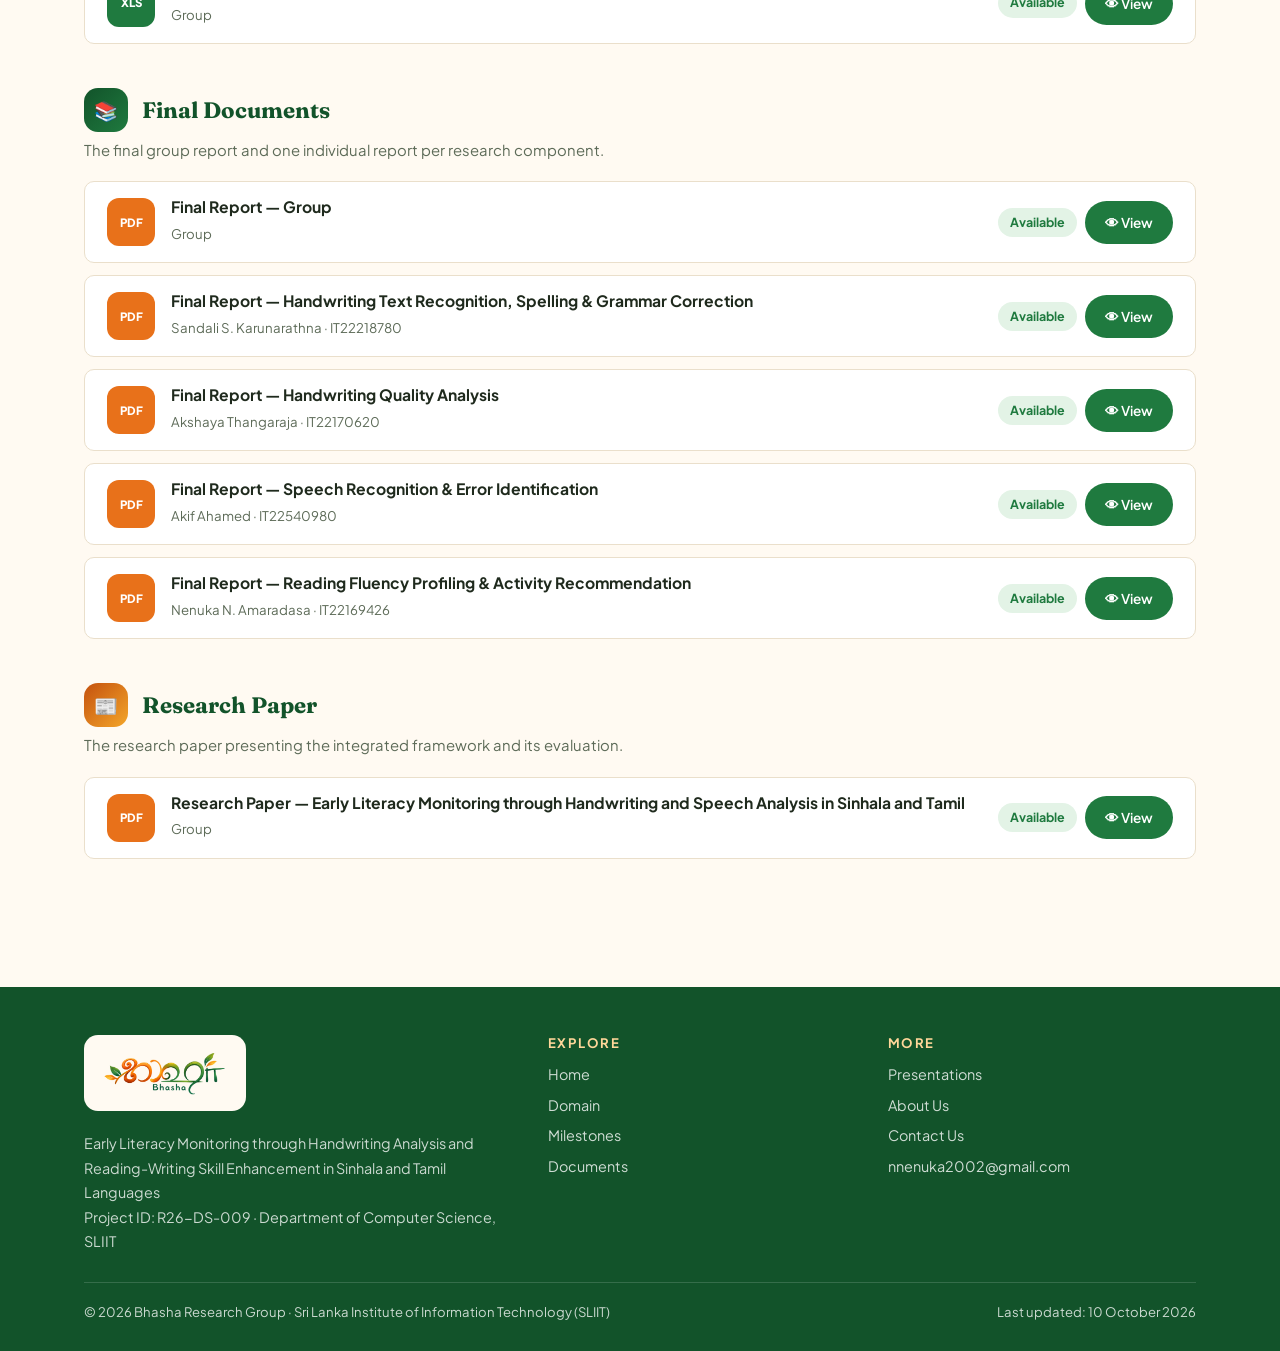
<file: documents.html>
<!DOCTYPE html>
<html lang="en">
<head>
  <meta charset="UTF-8" />
  <meta name="viewport" content="width=device-width, initial-scale=1.0" />
  <meta name="description" content="Bhasha project documents — charter, proposals, checklists, final reports and research paper." />
  <meta name="author" content="Sandali S. Karunarathna, Akshaya Thangaraja, Akif Ahamed, Nenuka N. Amaradasa" />
  <title>Bhasha | Documents</title>
  <link rel="icon" type="image/png" href="images/favicon.png" />
  <link rel="stylesheet" href="styles.css" />
</head>
<body>

  <!-- ===== NAVIGATION (CSS-only mobile menu) ===== -->
  <nav class="navbar">
    <div class="container nav-inner">
      <a href="index.html" class="nav-brand" aria-label="Bhasha home">
        <img src="images/bhasha-logo.webp" alt="Bhasha logo" width="125" height="50" />
      </a>
      <input type="checkbox" id="nav-toggle" class="nav-toggle" aria-label="Open menu" />
      <label for="nav-toggle" class="nav-burger" aria-hidden="true"><span></span><span></span><span></span></label>
      <ul class="nav-links">
        <li><a href="index.html">Home</a></li>
        <li><a href="domain.html">Domain</a></li>
        <li><a href="milestones.html">Milestones</a></li>
        <li><a href="documents.html" class="active">Documents</a></li>
        <li><a href="presentations.html">Presentations</a></li>
        <li><a href="about.html">About Us</a></li>
        <li><a href="contact.html">Contact Us</a></li>
      </ul>
    </div>
  </nav>

  <!-- ===== PAGE HERO ===== -->
  <section class="page-hero">
    <div class="container">
      <h1>Documents</h1>
      <p>Every document produced from the beginning of the project to its final stage.</p>
      <div class="breadcrumb"><a href="index.html">Home</a><span>›</span>Documents</div>
    </div>
  </section>

  <section class="section">
    <div class="container">
      <p class="section-sub">All documents are hosted on SLIIT OneDrive / SharePoint and open in a new tab.</p>

      <div class="doc-group">
        <div class="doc-group-head"><div class="card-icon">📋</div><h2>Project Charter</h2></div>
        <p>The document that set out the project scope, team roles and initial plan.</p>
        <div class="doc-item">
          <div class="doc-type">PDF</div>
          <div class="doc-info"><h4>Project Charter</h4><span>Group</span></div>
          <div class="doc-actions"><span class="badge badge-done">Available</span><a href="https://mysliit-my.sharepoint.com/:b:/g/personal/it22169426_my_sliit_lk/IQCcHJHMgaffTLv7D0F0bkpVAQMME197DsJbydoTK6zQ6QA?e=bE0my4" target="_blank" rel="noopener" class="btn btn-primary btn-sm">👁 View</a></div>
        </div>
      </div>
      <div class="doc-group">
        <div class="doc-group-head"><div class="card-icon green">📝</div><h2>Proposal Documents</h2></div>
        <p>Research proposals covering the problem, objectives, literature review and proposed methodology.</p>
        <div class="doc-item">
          <div class="doc-type">PDF</div>
          <div class="doc-info"><h4>Proposal — Handwriting Text Recognition, Spelling &amp; Grammar Correction</h4><span>Sandali S. Karunarathna · IT22218780</span></div>
          <div class="doc-actions"><span class="badge badge-done">Available</span><a href="https://mysliit-my.sharepoint.com/:b:/g/personal/it22169426_my_sliit_lk/IQCX5tdd6ir6SbSsurRGaWIUAcH2kxzbg1P8wy13IFlHiBc?e=LpciQc" target="_blank" rel="noopener" class="btn btn-primary btn-sm">👁 View</a></div>
        </div>
        <div class="doc-item">
          <div class="doc-type">PDF</div>
          <div class="doc-info"><h4>Proposal — Handwriting Quality Analysis</h4><span>Akshaya Thangaraja · IT22170620</span></div>
          <div class="doc-actions"><span class="badge badge-done">Available</span><a href="https://mysliit-my.sharepoint.com/:b:/g/personal/it22169426_my_sliit_lk/IQC8n1_8AUXlQ6rmbxNZioCpAToUyJ2_oafN1ZdbEZ7wofM?e=15o11a" target="_blank" rel="noopener" class="btn btn-primary btn-sm">👁 View</a></div>
        </div>
        <div class="doc-item">
          <div class="doc-type">PDF</div>
          <div class="doc-info"><h4>Proposal — Speech Recognition &amp; Error Identification</h4><span>Akif Ahamed · IT22540980</span></div>
          <div class="doc-actions"><span class="badge badge-done">Available</span><a href="https://mysliit-my.sharepoint.com/:b:/g/personal/it22169426_my_sliit_lk/IQA4bfTcToW9SIS_-jVvMdVJAWeofbLZO-DayeIlXDvQyy8?e=VtqbSz" target="_blank" rel="noopener" class="btn btn-primary btn-sm">👁 View</a></div>
        </div>
        <div class="doc-item">
          <div class="doc-type">PDF</div>
          <div class="doc-info"><h4>Proposal — Reading Fluency Profiling &amp; Activity Recommendation</h4><span>Nenuka N. Amaradasa · IT22169426</span></div>
          <div class="doc-actions"><span class="badge badge-done">Available</span><a href="https://mysliit-my.sharepoint.com/:b:/g/personal/it22169426_my_sliit_lk/IQBAfr5qNBFkSouBtoGNXZFcAcQURqSE3hGWieKzno-F5MA?e=rAFa4b" target="_blank" rel="noopener" class="btn btn-primary btn-sm">👁 View</a></div>
        </div>
      </div>
      <div class="doc-group">
        <div class="doc-group-head"><div class="card-icon">✅</div><h2>Checklist Documents</h2></div>
        <p>Checklists submitted with each progress assessment.</p>
        <div class="doc-item">
          <div class="doc-type xls">XLS</div>
          <div class="doc-info"><h4>Checklist 1</h4><span>Group</span></div>
          <div class="doc-actions"><span class="badge badge-done">Available</span><a href="https://mysliit-my.sharepoint.com/:x:/g/personal/it22169426_my_sliit_lk/IQBK9WPDWcbGQ6UGO1kWAJFNAYVlGUaR_U_yTx1xBKr9Bk0?e=P07HCE" target="_blank" rel="noopener" class="btn btn-primary btn-sm">👁 View</a></div>
        </div>
        <div class="doc-item">
          <div class="doc-type xls">XLS</div>
          <div class="doc-info"><h4>Checklist 2</h4><span>Group</span></div>
          <div class="doc-actions"><span class="badge badge-done">Available</span><a href="https://mysliit-my.sharepoint.com/:b:/g/personal/it22169426_my_sliit_lk/IQBeUsJ63SKvSLfMtUWyzoeZAWh_yxna8XAkgkJt0u2nq2Y?e=159SgY" target="_blank" rel="noopener" class="btn btn-primary btn-sm">👁 View</a></div>
        </div>
        <div class="doc-item">
          <div class="doc-type xls">XLS</div>
          <div class="doc-info"><h4>Checklist 3</h4><span>Group</span></div>
          <div class="doc-actions"><span class="badge badge-done">Available</span><a href="https://mysliit-my.sharepoint.com/:b:/g/personal/it22169426_my_sliit_lk/IQC97gwbfl_JRrHIprSC6tJ0AZPiG5OsFxnxvKaFHVnxHXo?e=LaEdII" target="_blank" rel="noopener" class="btn btn-primary btn-sm">👁 View</a></div>
        </div>
        <div class="doc-item">
          <div class="doc-type xls">XLS</div>
          <div class="doc-info"><h4>Checklist 4</h4><span>Group</span></div>
          <div class="doc-actions"><span class="badge badge-done">Available</span><a href="https://mysliit-my.sharepoint.com/:b:/g/personal/it22169426_my_sliit_lk/IQBY2K4VHFTUQb7kgHfkS123AaejkgaALGkj_KAgWqgCjUA?e=tlDPVG" target="_blank" rel="noopener" class="btn btn-primary btn-sm">👁 View</a></div>
        </div>
      </div>
      <div class="doc-group">
        <div class="doc-group-head"><div class="card-icon green">📚</div><h2>Final Documents</h2></div>
        <p>The final group report and one individual report per research component.</p>
        <div class="doc-item">
          <div class="doc-type">PDF</div>
          <div class="doc-info"><h4>Final Report — Group</h4><span>Group</span></div>
          <div class="doc-actions"><span class="badge badge-done">Available</span><a href="https://mysliit-my.sharepoint.com/:b:/g/personal/it22169426_my_sliit_lk/IQAkgleQTPsyS62XyXWvDYB-AdHZzWv6YIzSRGaQsro3OmA?e=oUjw3q" target="_blank" rel="noopener" class="btn btn-primary btn-sm">👁 View</a></div>
        </div>
        <div class="doc-item">
          <div class="doc-type">PDF</div>
          <div class="doc-info"><h4>Final Report — Handwriting Text Recognition, Spelling &amp; Grammar Correction</h4><span>Sandali S. Karunarathna · IT22218780</span></div>
          <div class="doc-actions"><span class="badge badge-done">Available</span><a href="https://mysliit-my.sharepoint.com/:b:/g/personal/it22169426_my_sliit_lk/IQBb6smFTyAkQbpP-3PctO_fAZX3dxB-SnW8SmoBd4Ms598?e=MHCnuF" target="_blank" rel="noopener" class="btn btn-primary btn-sm">👁 View</a></div>
        </div>
        <div class="doc-item">
          <div class="doc-type">PDF</div>
          <div class="doc-info"><h4>Final Report — Handwriting Quality Analysis</h4><span>Akshaya Thangaraja · IT22170620</span></div>
          <div class="doc-actions"><span class="badge badge-done">Available</span><a href="https://mysliit-my.sharepoint.com/:b:/g/personal/it22169426_my_sliit_lk/IQBTMh4xk5N_RIWx-eDC7V0IATSMMVpTH_RVfGQnQkajttQ?e=ns6ylp" target="_blank" rel="noopener" class="btn btn-primary btn-sm">👁 View</a></div>
        </div>
        <div class="doc-item">
          <div class="doc-type">PDF</div>
          <div class="doc-info"><h4>Final Report — Speech Recognition &amp; Error Identification</h4><span>Akif Ahamed · IT22540980</span></div>
          <div class="doc-actions"><span class="badge badge-done">Available</span><a href="https://mysliit-my.sharepoint.com/:b:/g/personal/it22169426_my_sliit_lk/IQDYKp0fDaZPQaeDCzr_GDNNAbQJlfjqcxMaTZTGYAhyTjI?e=Kyke8o" target="_blank" rel="noopener" class="btn btn-primary btn-sm">👁 View</a></div>
        </div>
        <div class="doc-item">
          <div class="doc-type">PDF</div>
          <div class="doc-info"><h4>Final Report — Reading Fluency Profiling &amp; Activity Recommendation</h4><span>Nenuka N. Amaradasa · IT22169426</span></div>
          <div class="doc-actions"><span class="badge badge-done">Available</span><a href="https://mysliit-my.sharepoint.com/:b:/g/personal/it22169426_my_sliit_lk/IQDecEgc3CFIT7LD-UeKbBmSARjQjvf3ZgTA6t_PWOxsyE4?e=gEgnoN" target="_blank" rel="noopener" class="btn btn-primary btn-sm">👁 View</a></div>
        </div>
      </div>
      <div class="doc-group">
        <div class="doc-group-head"><div class="card-icon">📰</div><h2>Research Paper</h2></div>
        <p>The research paper presenting the integrated framework and its evaluation.</p>
        <div class="doc-item">
          <div class="doc-type">PDF</div>
          <div class="doc-info"><h4>Research Paper — Early Literacy Monitoring through Handwriting and Speech Analysis in Sinhala and Tamil</h4><span>Group</span></div>
          <div class="doc-actions"><span class="badge badge-done">Available</span><a href="https://mysliit-my.sharepoint.com/:b:/g/personal/it22169426_my_sliit_lk/IQDQ9-keBnOXR4mckmwVKmY4AbchnFEOvdjlUygnRvrAsnc?e=ZtSoSN" target="_blank" rel="noopener" class="btn btn-primary btn-sm">👁 View</a></div>
        </div>
      </div>
    </div>
  </section>

  <!-- ===== FOOTER ===== -->
  <footer class="footer">
    <div class="container">
      <div class="footer-grid">
        <div>
          <div class="footer-logo"><img src="images/bhasha-logo.webp" alt="Bhasha logo" width="130" height="52" /></div>
          <p>Early Literacy Monitoring through Handwriting Analysis and Reading-Writing Skill Enhancement in Sinhala and Tamil Languages</p>
          <p>Project ID: R26-DS-009 · Department of Computer Science, SLIIT</p>
        </div>
        <div>
          <h4>Explore</h4>
          <ul class="footer-links">
            <li><a href="index.html">Home</a></li>
            <li><a href="domain.html">Domain</a></li>
            <li><a href="milestones.html">Milestones</a></li>
            <li><a href="documents.html">Documents</a></li>
          </ul>
        </div>
        <div>
          <h4>More</h4>
          <ul class="footer-links">
            <li><a href="presentations.html">Presentations</a></li>
            <li><a href="about.html">About Us</a></li>
            <li><a href="contact.html">Contact Us</a></li>
            <li><a href="mailto:nnenuka2002@gmail.com">nnenuka2002@gmail.com</a></li>
          </ul>
        </div>
      </div>
      <div class="footer-bottom">
        <span>© 2026 Bhasha Research Group · Sri Lanka Institute of Information Technology (SLIIT)</span>
        <span>Last updated: 10 October 2026</span>
      </div>
    </div>
  </footer>

</body>
</html>
</file>
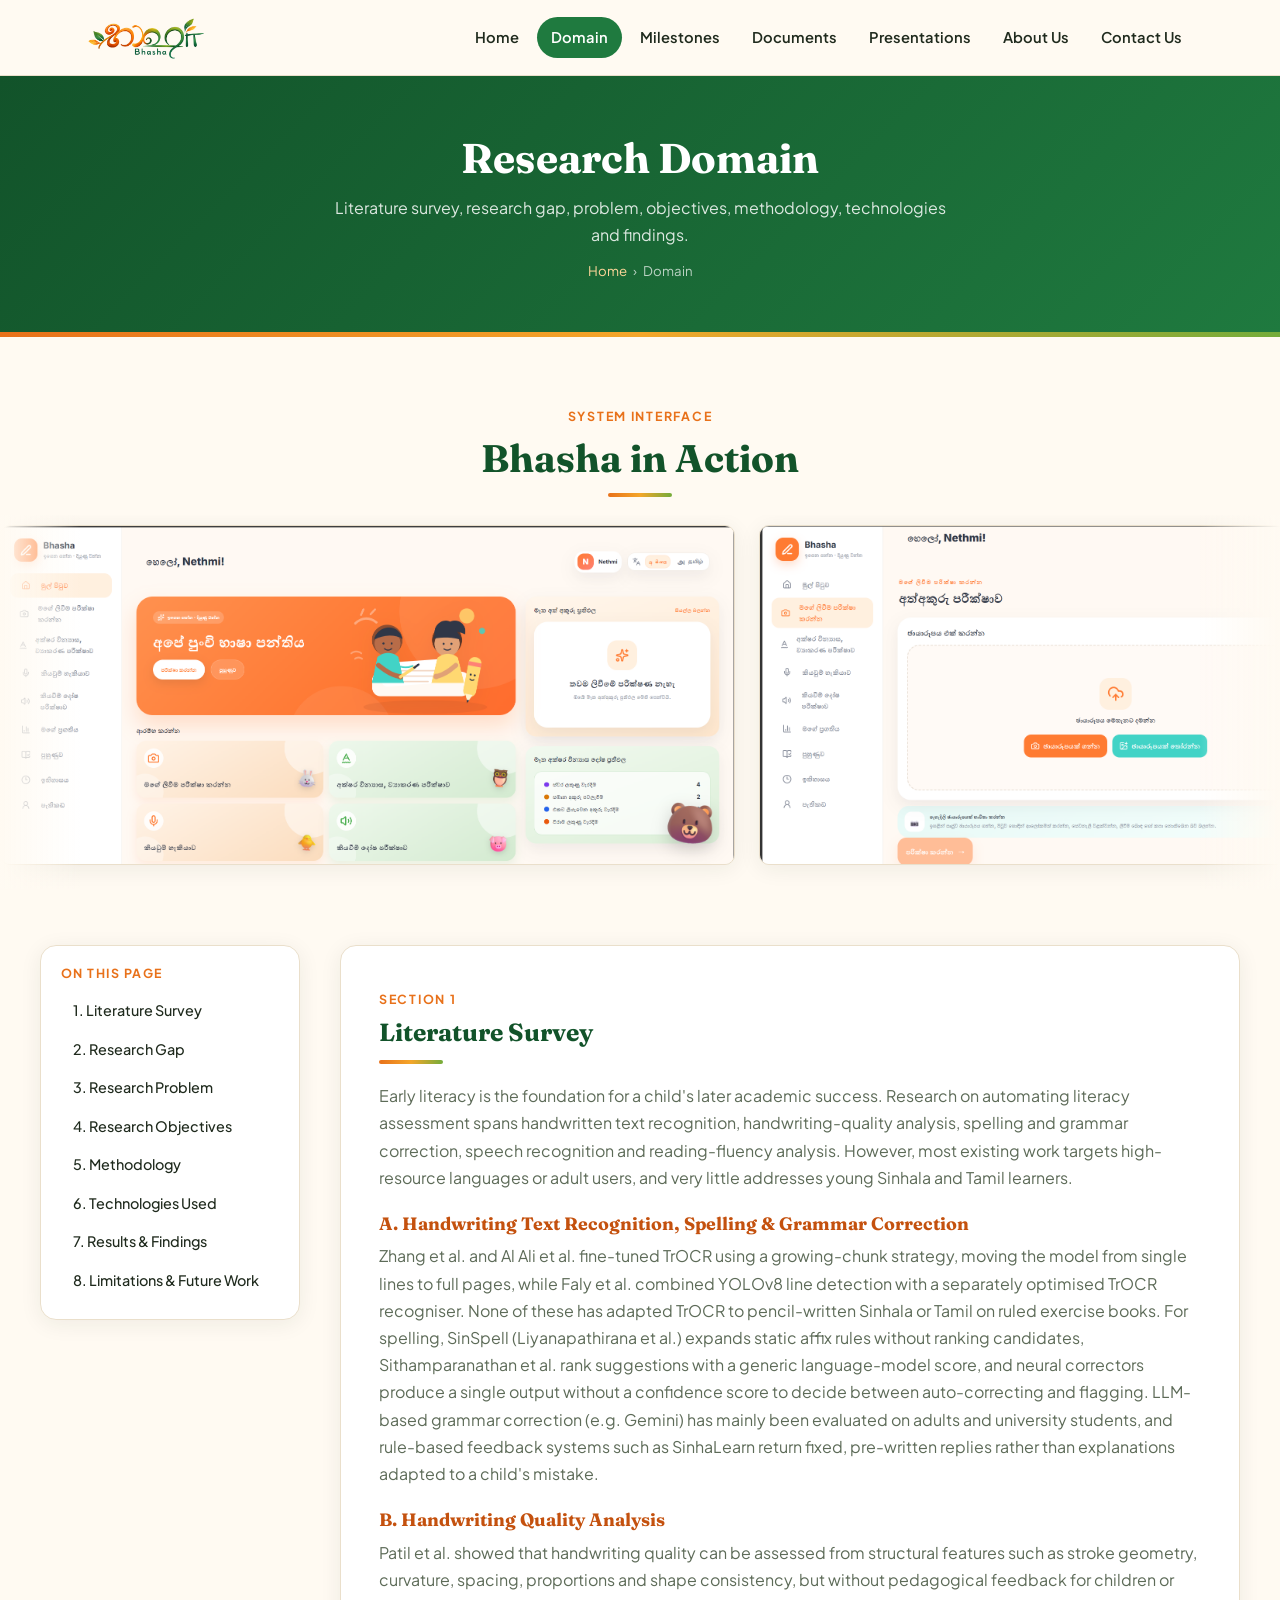
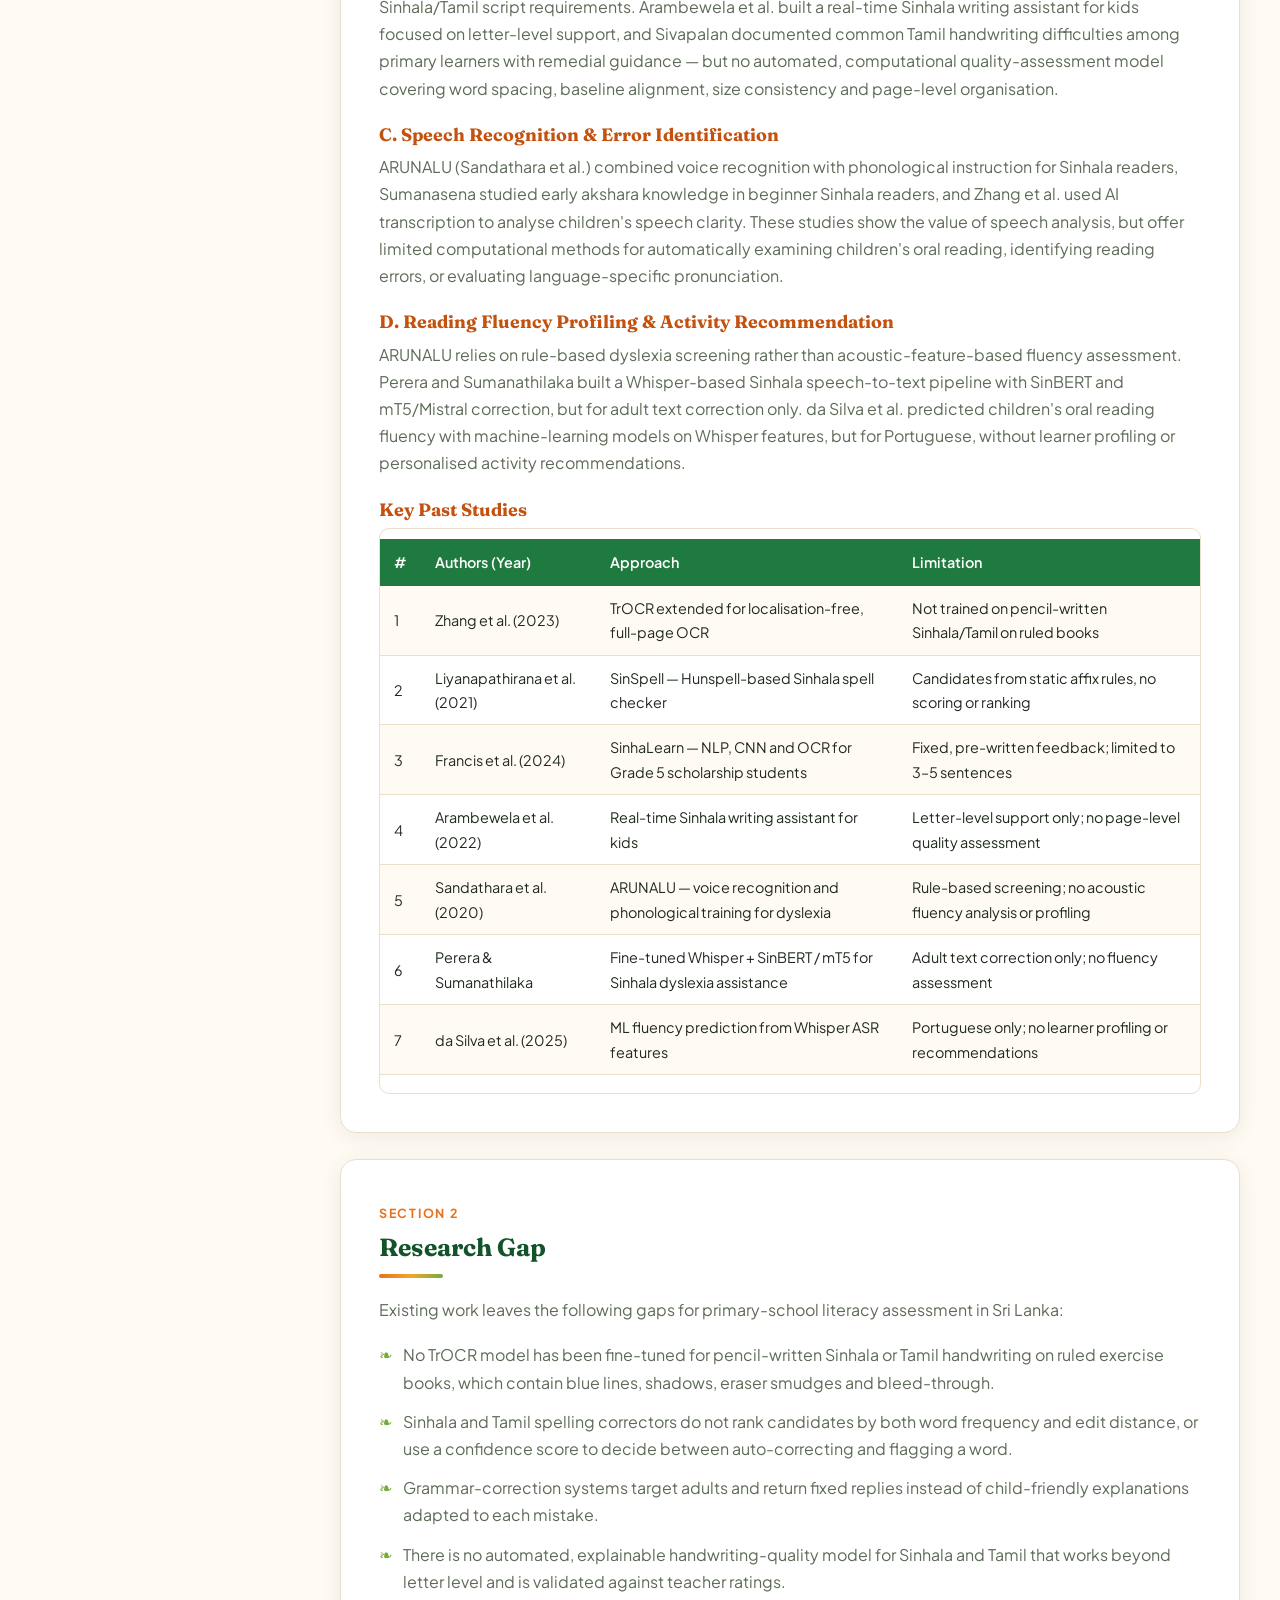
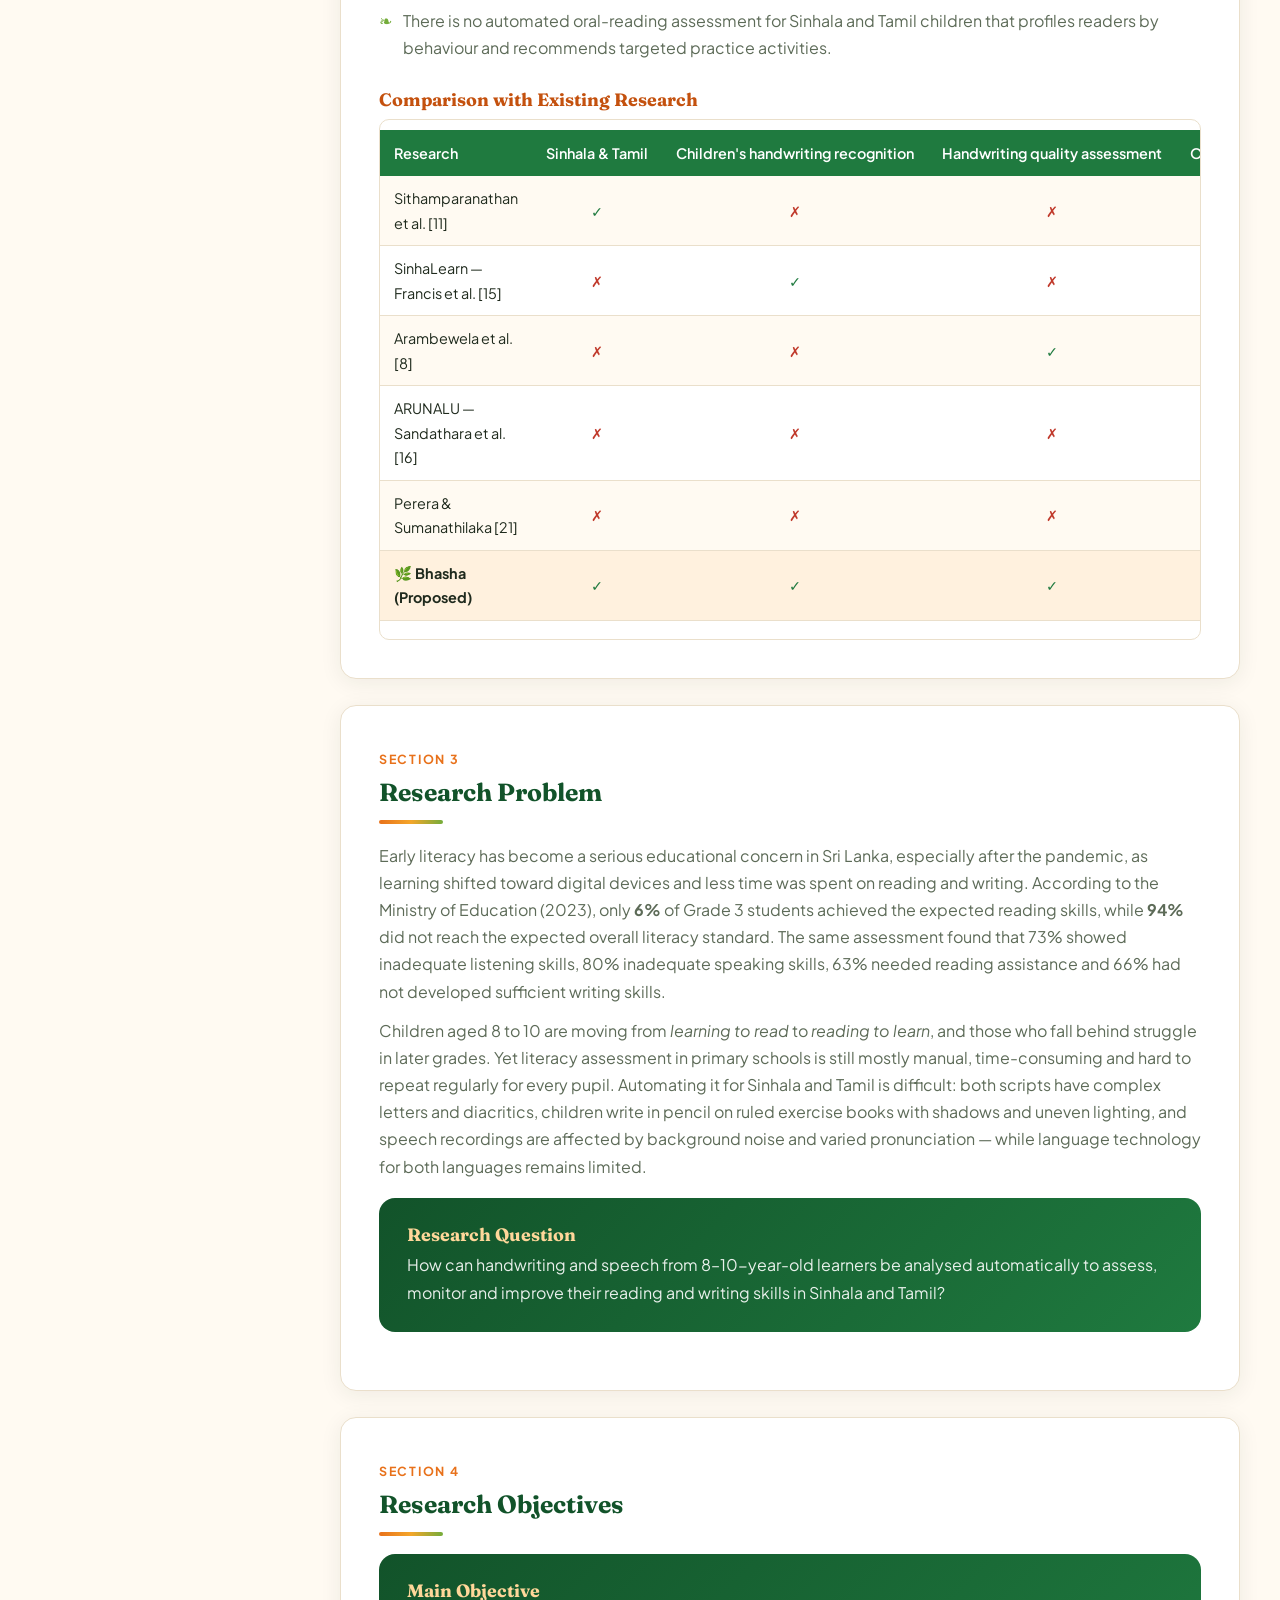
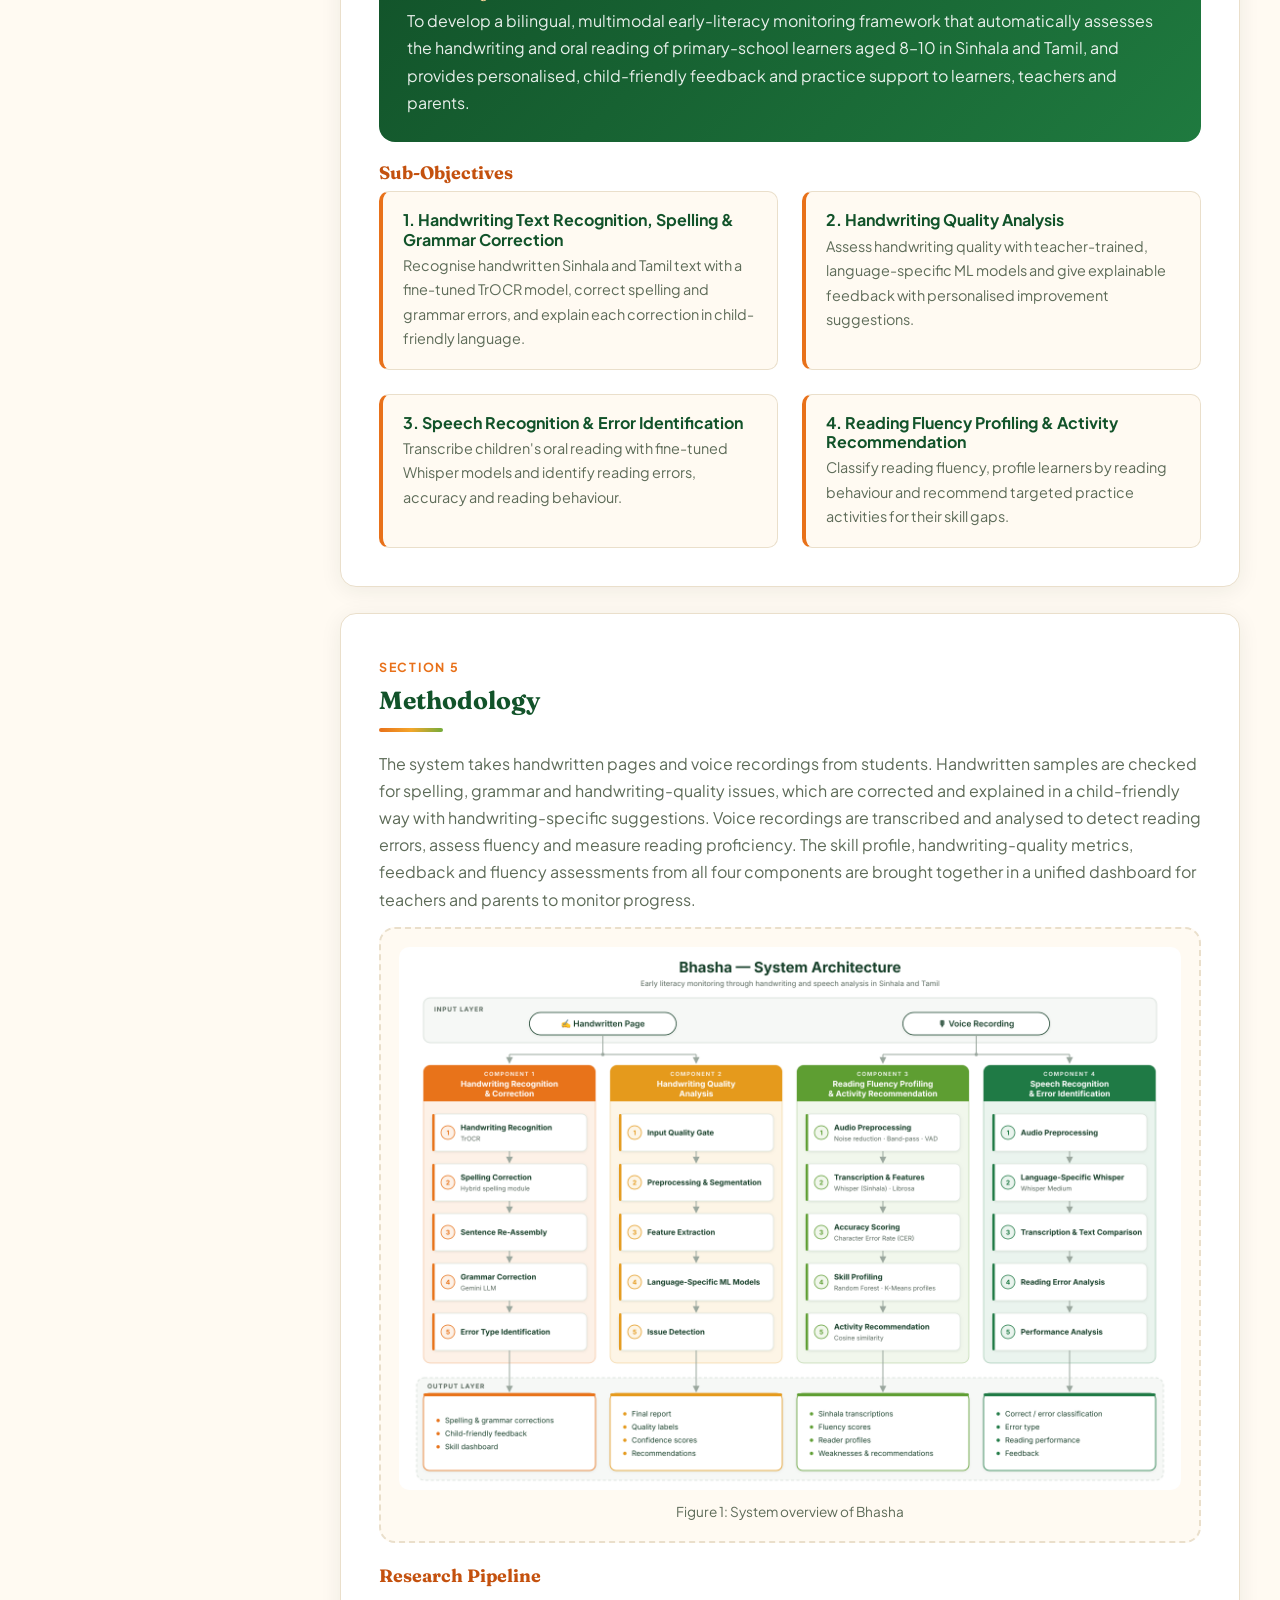
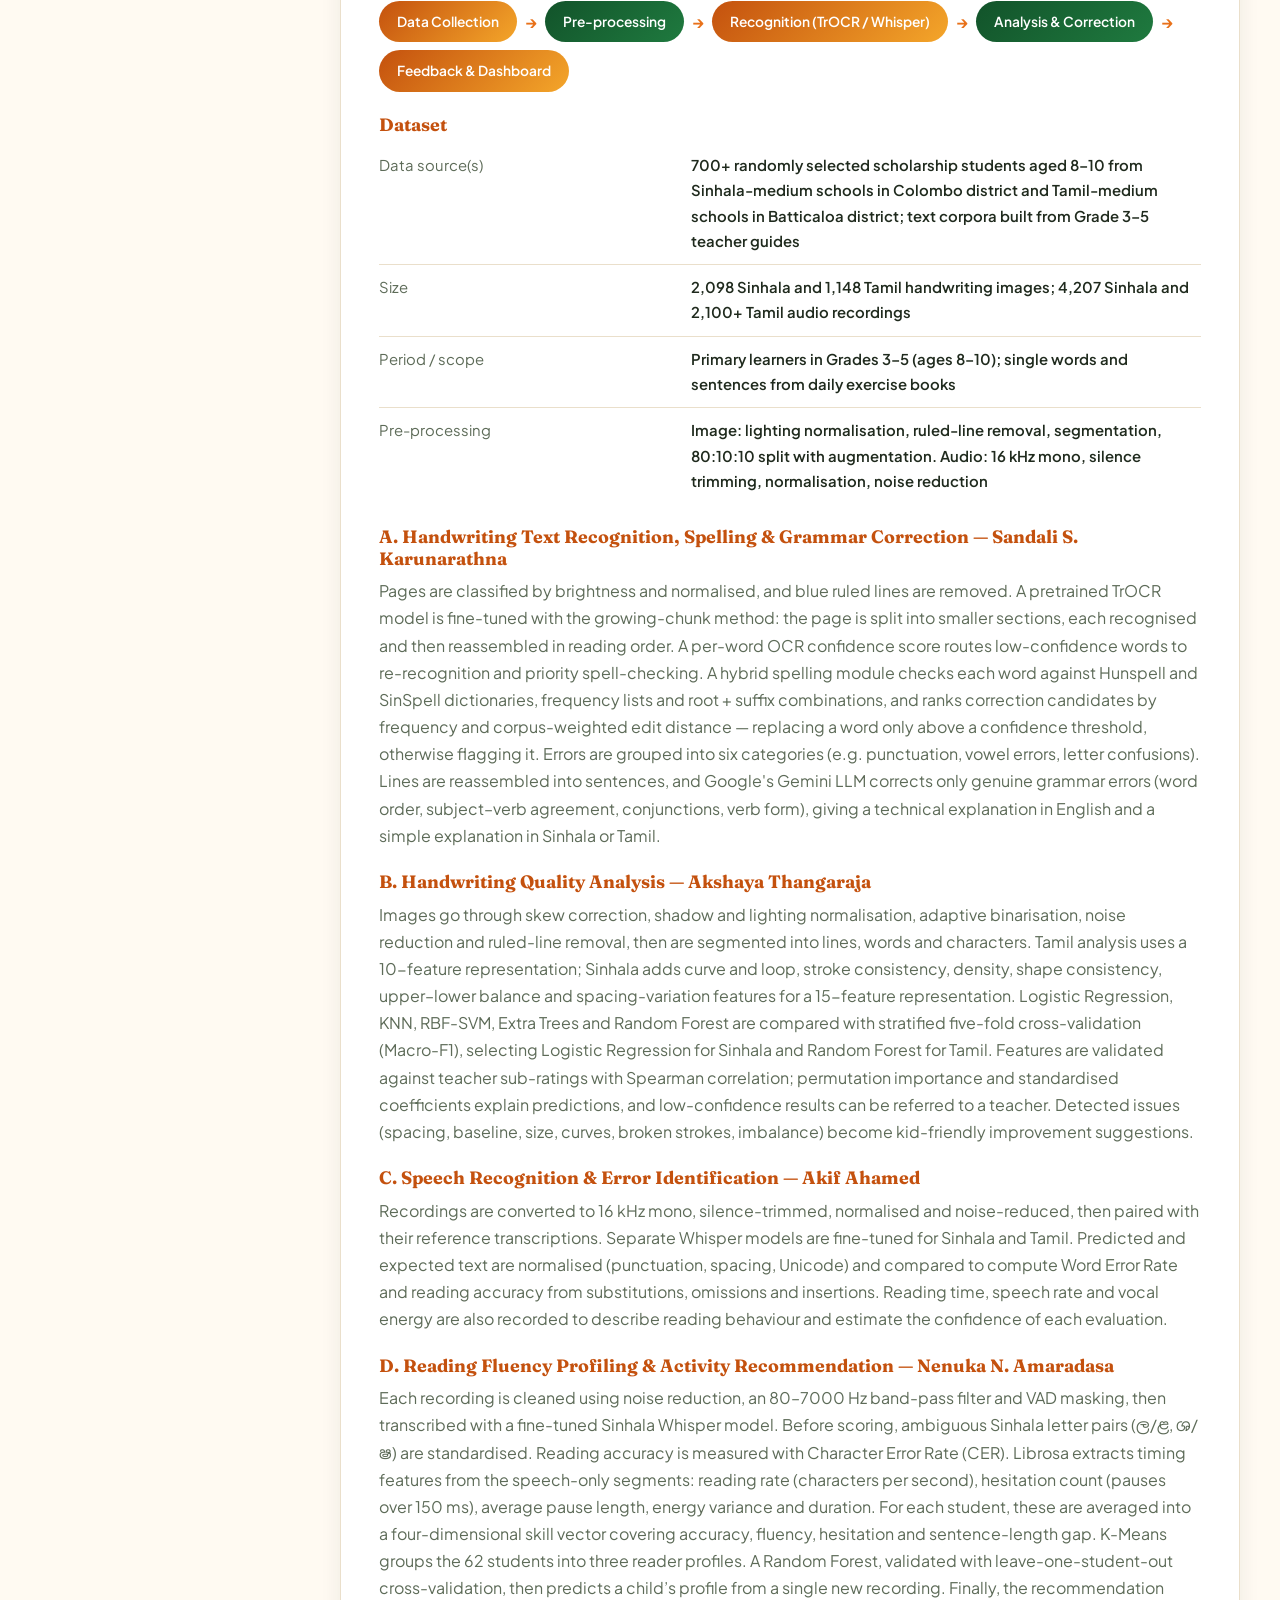
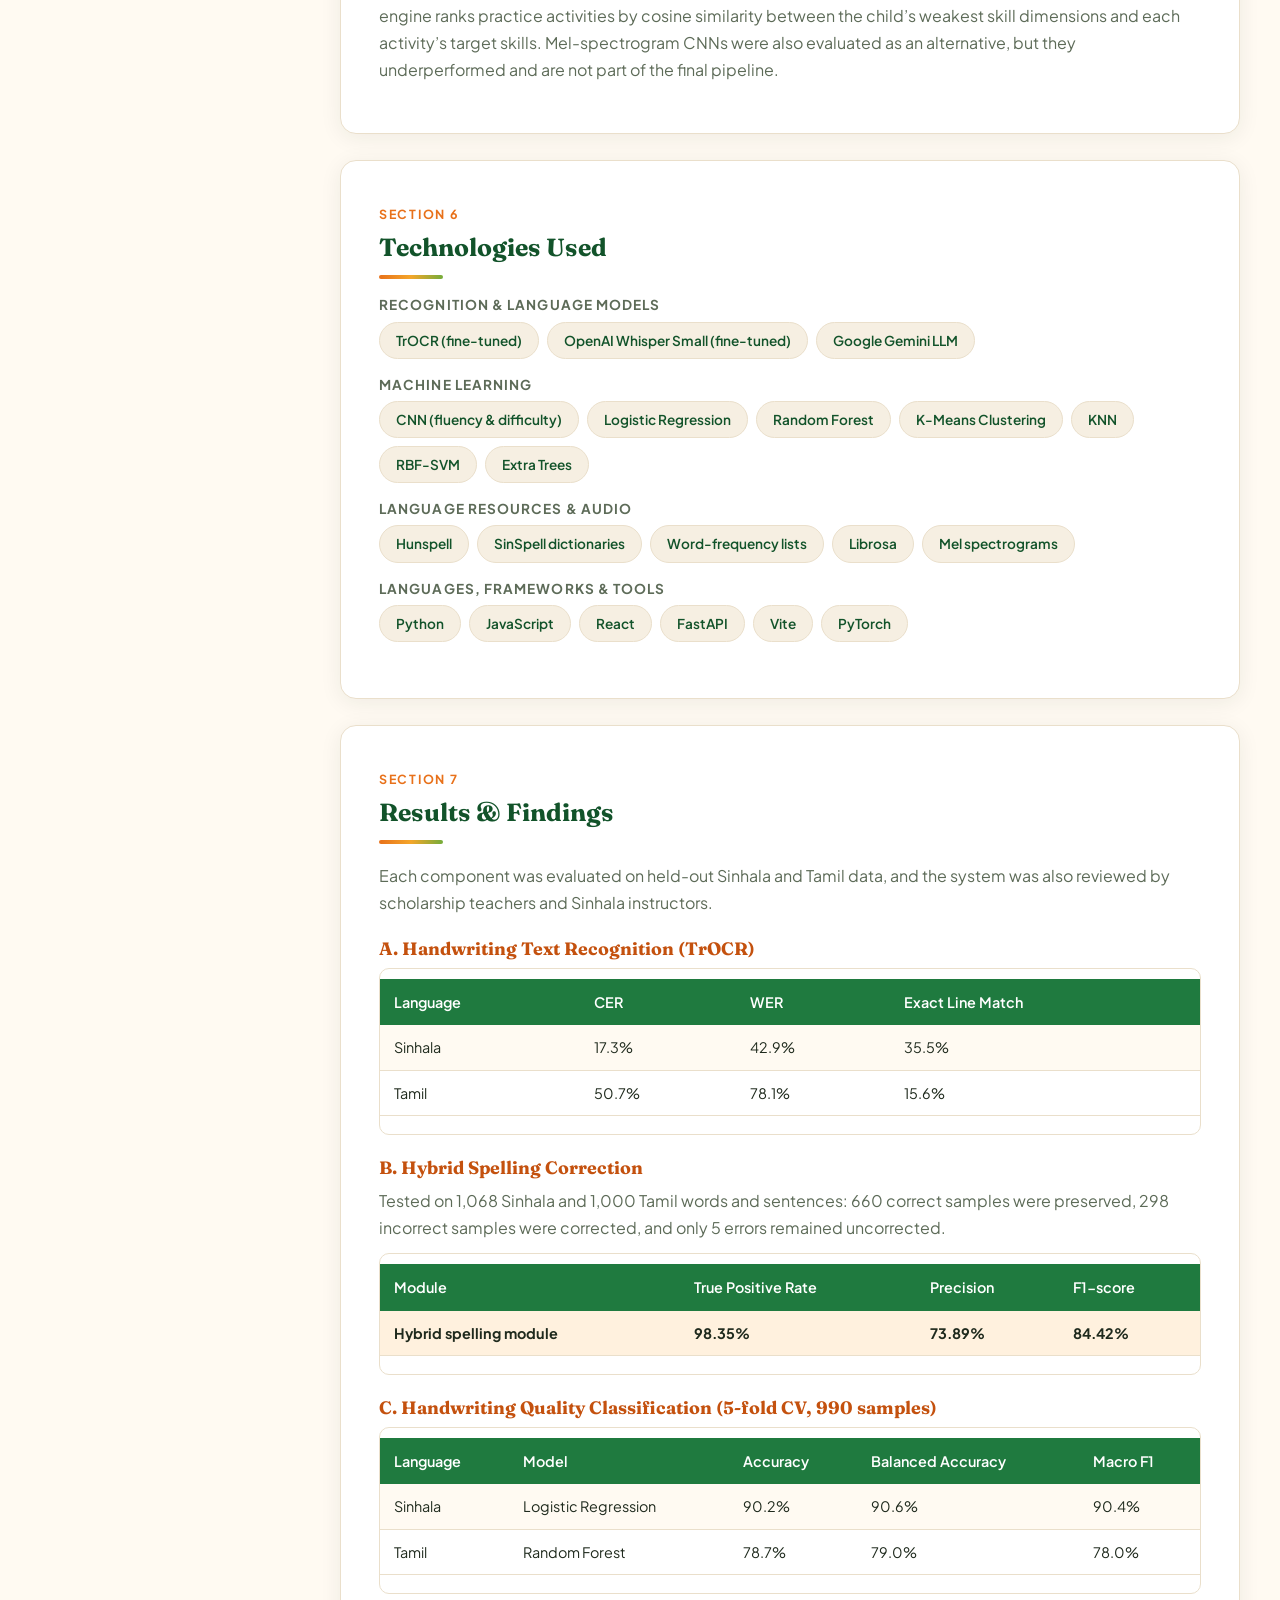
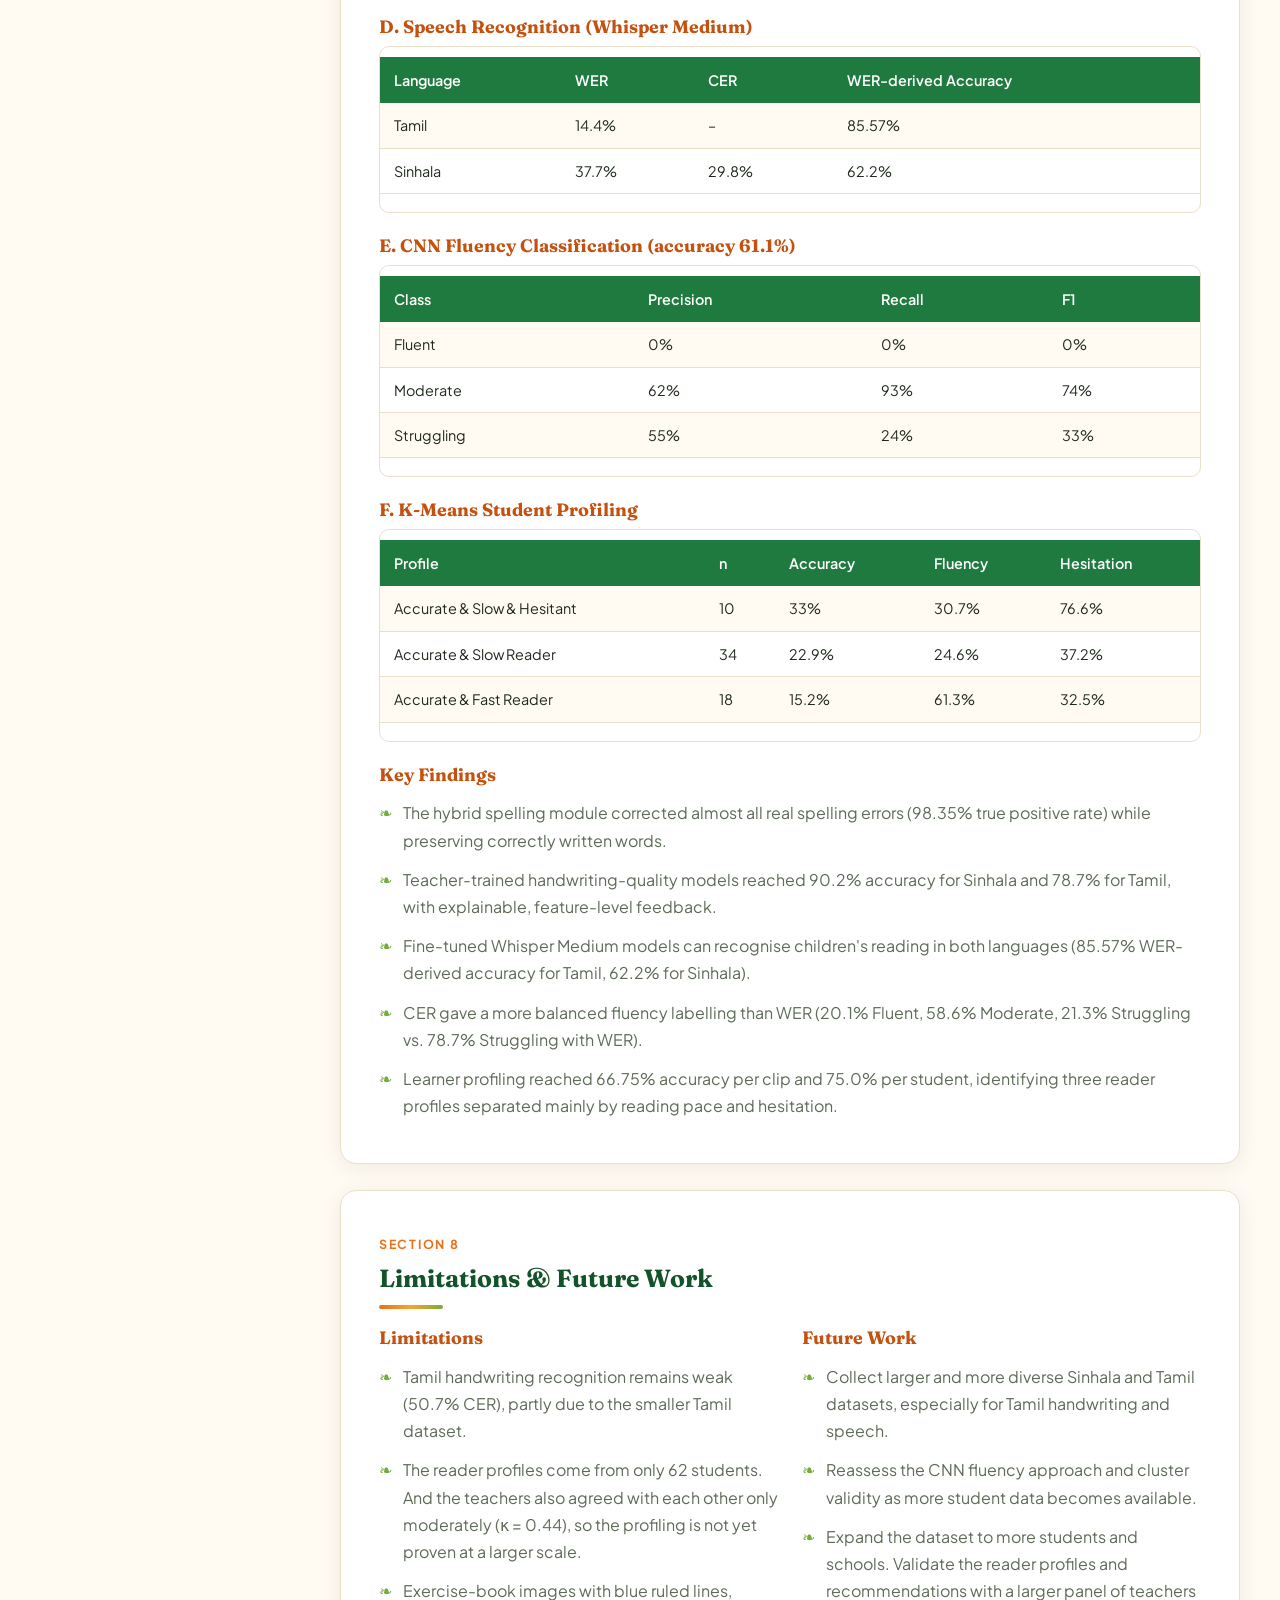
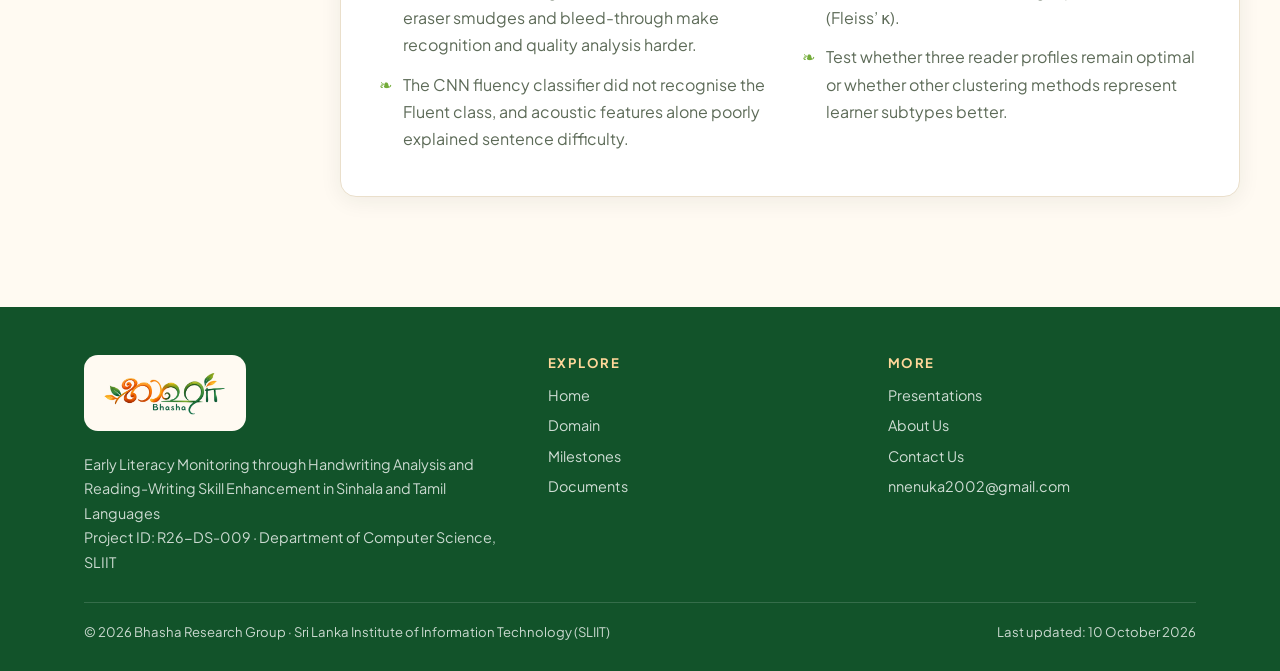
<file: domain.html>
<!DOCTYPE html>
<html lang="en">
<head>
  <meta charset="UTF-8" />
  <meta name="viewport" content="width=device-width, initial-scale=1.0" />
  <meta name="description" content="Research domain of Bhasha — literature survey, research gap, problem, objectives, methodology and technologies." />
  <meta name="author" content="Sandali S. Karunarathna, Akshaya Thangaraja, Akif Ahamed, Nenuka N. Amaradasa" />
  <title>Bhasha | Domain</title>
  <link rel="icon" type="image/png" href="images/favicon.png" />
  <link rel="stylesheet" href="styles.css" />
  <style>
    /* ===== UI screenshot slider: full page width, continuous, right to left ===== */
    .ui-band { padding: 64px 0 8px; }
    .ui-band + .section { padding-top: 48px; }
    .ui-slider { overflow: hidden; position: relative; margin-top: 10px; padding: 10px 0 24px; }
    .ui-slider::before, .ui-slider::after {
      content: ""; position: absolute; top: 0; bottom: 0; width: 80px; z-index: 2; pointer-events: none;
    }
    .ui-slider::before { left: 0;  background: linear-gradient(to right, var(--bg), transparent); }
    .ui-slider::after  { right: 0; background: linear-gradient(to left,  var(--bg), transparent); }
    .ui-track { --gap: 24px; display: flex; gap: var(--gap); width: max-content; animation: ui-slide 200s linear infinite; }
    .ui-slider:hover .ui-track { animation-play-state: paused; }
    .ui-track img {
      height: 340px; width: auto; flex-shrink: 0;
      border-radius: var(--radius-sm); border: 1px solid var(--border); box-shadow: var(--shadow);
      background: var(--surface);
    }
    /* The track holds the 9 images twice; moving it left by half its width loops seamlessly */
    @keyframes ui-slide { from { transform: translateX(0); } to { transform: translateX(calc(-50% - var(--gap) / 2)); } }
    @media (max-width: 980px) { .ui-track img { height: 260px; } }
    @media (max-width: 560px) { .ui-band { padding-top: 44px; } .ui-track img { height: 170px; } .ui-track { --gap: 14px; } .ui-slider::before, .ui-slider::after { width: 30px; } }
  </style>
</head>
<body>

  <!-- ===== NAVIGATION (CSS-only mobile menu) ===== -->
  <nav class="navbar">
    <div class="container nav-inner">
      <a href="index.html" class="nav-brand" aria-label="Bhasha home">
        <img src="images/bhasha-logo.webp" alt="Bhasha logo" width="125" height="50" />
      </a>
      <input type="checkbox" id="nav-toggle" class="nav-toggle" aria-label="Open menu" />
      <label for="nav-toggle" class="nav-burger" aria-hidden="true"><span></span><span></span><span></span></label>
      <ul class="nav-links">
        <li><a href="index.html">Home</a></li>
        <li><a href="domain.html" class="active">Domain</a></li>
        <li><a href="milestones.html">Milestones</a></li>
        <li><a href="documents.html">Documents</a></li>
        <li><a href="presentations.html">Presentations</a></li>
        <li><a href="about.html">About Us</a></li>
        <li><a href="contact.html">Contact Us</a></li>
      </ul>
    </div>
  </nav>

  <!-- ===== PAGE HERO ===== -->
  <section class="page-hero">
    <div class="container">
      <h1>Research Domain</h1>
      <p>Literature survey, research gap, problem, objectives, methodology, technologies and findings.</p>
      <div class="breadcrumb"><a href="index.html">Home</a><span>›</span>Domain</div>
    </div>
  </section>

  <!-- ===== SYSTEM INTERFACE: full-width continuous slider (right to left) ===== -->
  <section class="ui-band" id="interface">
    <div class="container container-wide center">
      <span class="eyebrow">System Interface</span>
      <h2 class="section-title">Bhasha in Action</h2>
      <div class="divider"></div>
    </div>
    <div class="ui-slider">
      <div class="ui-track">
        <img src="images/ui/1.png" alt="Bhasha system screen 1" />
        <img src="images/ui/2.png" alt="Bhasha system screen 2" />
        <img src="images/ui/3.png" alt="Bhasha system screen 3" />
        <img src="images/ui/4.png" alt="Bhasha system screen 4" />
        <img src="images/ui/5.png" alt="Bhasha system screen 5" />
        <img src="images/ui/6.png" alt="Bhasha system screen 6" />
        <img src="images/ui/7.png" alt="Bhasha system screen 7" />
        <img src="images/ui/8.png" alt="Bhasha system screen 8" />
        <img src="images/ui/9.png" alt="Bhasha system screen 9" />
        <!-- duplicate set for a seamless loop -->
        <img src="images/ui/1.png" alt="" aria-hidden="true" />
        <img src="images/ui/2.png" alt="" aria-hidden="true" />
        <img src="images/ui/3.png" alt="" aria-hidden="true" />
        <img src="images/ui/4.png" alt="" aria-hidden="true" />
        <img src="images/ui/5.png" alt="" aria-hidden="true" />
        <img src="images/ui/6.png" alt="" aria-hidden="true" />
        <img src="images/ui/7.png" alt="" aria-hidden="true" />
        <img src="images/ui/8.png" alt="" aria-hidden="true" />
        <img src="images/ui/9.png" alt="" aria-hidden="true" />
      </div>
    </div>
  </section>

  <section class="section">
    <div class="container container-wide domain-layout">

      <!-- Sticky table of contents -->
      <aside class="toc">
        <h4>On this page</h4>
        <a href="#literature">1. Literature Survey</a>
        <a href="#gap">2. Research Gap</a>
        <a href="#problem">3. Research Problem</a>
        <a href="#objectives">4. Research Objectives</a>
        <a href="#methodology">5. Methodology</a>
        <a href="#technologies">6. Technologies Used</a>
        <a href="#results">7. Results &amp; Findings</a>
        <a href="#future">8. Limitations &amp; Future Work</a>
      </aside>

      <div>
        <!-- 1. LITERATURE SURVEY -->
        <article class="domain-section" id="literature">
          <span class="eyebrow">Section 1</span>
          <h2>Literature Survey</h2>
          <div class="divider"></div>
          <p>Early literacy is the foundation for a child's later academic success. Research on automating literacy assessment spans handwritten text recognition, handwriting-quality analysis, spelling and grammar correction, speech recognition and reading-fluency analysis. However, most existing work targets high-resource languages or adult users, and very little addresses young Sinhala and Tamil learners.</p>

          <h3>A. Handwriting Text Recognition, Spelling &amp; Grammar Correction</h3>
          <p>Zhang et al. and Al Ali et al. fine-tuned TrOCR using a growing-chunk strategy, moving the model from single lines to full pages, while Faly et al. combined YOLOv8 line detection with a separately optimised TrOCR recogniser. None of these has adapted TrOCR to pencil-written Sinhala or Tamil on ruled exercise books. For spelling, SinSpell (Liyanapathirana et al.) expands static affix rules without ranking candidates, Sithamparanathan et al. rank suggestions with a generic language-model score, and neural correctors produce a single output without a confidence score to decide between auto-correcting and flagging. LLM-based grammar correction (e.g. Gemini) has mainly been evaluated on adults and university students, and rule-based feedback systems such as SinhaLearn return fixed, pre-written replies rather than explanations adapted to a child's mistake.</p>

          <h3>B. Handwriting Quality Analysis</h3>
          <p>Patil et al. showed that handwriting quality can be assessed from structural features such as stroke geometry, curvature, spacing, proportions and shape consistency, but without pedagogical feedback for children or Sinhala/Tamil script requirements. Arambewela et al. built a real-time Sinhala writing assistant for kids focused on letter-level support, and Sivapalan documented common Tamil handwriting difficulties among primary learners with remedial guidance — but no automated, computational quality-assessment model covering word spacing, baseline alignment, size consistency and page-level organisation.</p>

          <h3>C. Speech Recognition &amp; Error Identification</h3>
          <p>ARUNALU (Sandathara et al.) combined voice recognition with phonological instruction for Sinhala readers, Sumanasena studied early akshara knowledge in beginner Sinhala readers, and Zhang et al. used AI transcription to analyse children's speech clarity. These studies show the value of speech analysis, but offer limited computational methods for automatically examining children's oral reading, identifying reading errors, or evaluating language-specific pronunciation.</p>

          <h3>D. Reading Fluency Profiling &amp; Activity Recommendation</h3>
          <p>ARUNALU relies on rule-based dyslexia screening rather than acoustic-feature-based fluency assessment. Perera and Sumanathilaka built a Whisper-based Sinhala speech-to-text pipeline with SinBERT and mT5/Mistral correction, but for adult text correction only. da Silva et al. predicted children's oral reading fluency with machine-learning models on Whisper features, but for Portuguese, without learner profiling or personalised activity recommendations.</p>

          <h3>Key Past Studies</h3>
          <div class="table-wrap">
            <table class="data-table">
              <tr><th>#</th><th>Authors (Year)</th><th>Approach</th><th>Limitation</th></tr>
              <tr><td>1</td><td>Zhang et al. (2023)</td><td>TrOCR extended for localisation-free, full-page OCR</td><td>Not trained on pencil-written Sinhala/Tamil on ruled books</td></tr>
              <tr><td>2</td><td>Liyanapathirana et al. (2021)</td><td>SinSpell — Hunspell-based Sinhala spell checker</td><td>Candidates from static affix rules, no scoring or ranking</td></tr>
              <tr><td>3</td><td>Francis et al. (2024)</td><td>SinhaLearn — NLP, CNN and OCR for Grade 5 scholarship students</td><td>Fixed, pre-written feedback; limited to 3–5 sentences</td></tr>
              <tr><td>4</td><td>Arambewela et al. (2022)</td><td>Real-time Sinhala writing assistant for kids</td><td>Letter-level support only; no page-level quality assessment</td></tr>
              <tr><td>5</td><td>Sandathara et al. (2020)</td><td>ARUNALU — voice recognition and phonological training for dyslexia</td><td>Rule-based screening; no acoustic fluency analysis or profiling</td></tr>
              <tr><td>6</td><td>Perera &amp; Sumanathilaka</td><td>Fine-tuned Whisper + SinBERT / mT5 for Sinhala dyslexia assistance</td><td>Adult text correction only; no fluency assessment</td></tr>
              <tr><td>7</td><td>da Silva et al. (2025)</td><td>ML fluency prediction from Whisper ASR features</td><td>Portuguese only; no learner profiling or recommendations</td></tr>
            </table>
          </div>
        </article>

        <!-- 2. RESEARCH GAP -->
        <article class="domain-section" id="gap">
          <span class="eyebrow">Section 2</span>
          <h2>Research Gap</h2>
          <div class="divider"></div>
          <p>Existing work leaves the following gaps for primary-school literacy assessment in Sri Lanka:</p>
          <ul class="bullets">
            <li>No TrOCR model has been fine-tuned for pencil-written Sinhala or Tamil handwriting on ruled exercise books, which contain blue lines, shadows, eraser smudges and bleed-through.</li>
            <li>Sinhala and Tamil spelling correctors do not rank candidates by both word frequency and edit distance, or use a confidence score to decide between auto-correcting and flagging a word.</li>
            <li>Grammar-correction systems target adults and return fixed replies instead of child-friendly explanations adapted to each mistake.</li>
            <li>There is no automated, explainable handwriting-quality model for Sinhala and Tamil that works beyond letter level and is validated against teacher ratings.</li>
            <li>There is no automated oral-reading assessment for Sinhala and Tamil children that profiles readers by behaviour and recommends targeted practice activities.</li>
          </ul>

          <h3>Comparison with Existing Research</h3>
          <div class="table-wrap">
            <table class="data-table">
              <tr><th>Research</th><th>Sinhala &amp; Tamil</th><th>Children's handwriting recognition</th><th>Handwriting quality assessment</th><th>Oral reading analysis</th><th>Personalised child feedback</th></tr>
              <tr><td>Sithamparanathan et al. [11]</td><td class="yes">✓</td><td class="no">✗</td><td class="no">✗</td><td class="no">✗</td><td class="no">✗</td></tr>
              <tr><td>SinhaLearn — Francis et al. [15]</td><td class="no">✗</td><td class="yes">✓</td><td class="no">✗</td><td class="no">✗</td><td class="no">✗</td></tr>
              <tr><td>Arambewela et al. [8]</td><td class="no">✗</td><td class="no">✗</td><td class="yes">✓</td><td class="no">✗</td><td class="yes">✓</td></tr>
              <tr><td>ARUNALU — Sandathara et al. [16]</td><td class="no">✗</td><td class="no">✗</td><td class="no">✗</td><td class="yes">✓</td><td class="yes">✓</td></tr>
              <tr><td>Perera &amp; Sumanathilaka [21]</td><td class="no">✗</td><td class="no">✗</td><td class="no">✗</td><td class="yes">✓</td><td class="no">✗</td></tr>
              <tr class="ours"><td>🌿 Bhasha (Proposed)</td><td class="yes">✓</td><td class="yes">✓</td><td class="yes">✓</td><td class="yes">✓</td><td class="yes">✓</td></tr>
            </table>
          </div>
        </article>

        <!-- 3. RESEARCH PROBLEM -->
        <article class="domain-section" id="problem">
          <span class="eyebrow">Section 3</span>
          <h2>Research Problem</h2>
          <div class="divider"></div>
          <p>Early literacy has become a serious educational concern in Sri Lanka, especially after the pandemic, as learning shifted toward digital devices and less time was spent on reading and writing. According to the Ministry of Education (2023), only <strong>6%</strong> of Grade 3 students achieved the expected reading skills, while <strong>94%</strong> did not reach the expected overall literacy standard. The same assessment found that 73% showed inadequate listening skills, 80% inadequate speaking skills, 63% needed reading assistance and 66% had not developed sufficient writing skills.</p>
          <p>Children aged 8 to 10 are moving from <em>learning to read</em> to <em>reading to learn</em>, and those who fall behind struggle in later grades. Yet literacy assessment in primary schools is still mostly manual, time-consuming and hard to repeat regularly for every pupil. Automating it for Sinhala and Tamil is difficult: both scripts have complex letters and diacritics, children write in pencil on ruled exercise books with shadows and uneven lighting, and speech recordings are affected by background noise and varied pronunciation — while language technology for both languages remains limited.</p>
          <div class="objective-main" style="margin-top:18px;">
            <h3>Research Question</h3>
            <p>How can handwriting and speech from 8–10-year-old learners be analysed automatically to assess, monitor and improve their reading and writing skills in Sinhala and Tamil?</p>
          </div>
        </article>

        <!-- 4. RESEARCH OBJECTIVES -->
        <article class="domain-section" id="objectives">
          <span class="eyebrow">Section 4</span>
          <h2>Research Objectives</h2>
          <div class="divider"></div>
          <div class="objective-main">
            <h3>Main Objective</h3>
            <p>To develop a bilingual, multimodal early-literacy monitoring framework that automatically assesses the handwriting and oral reading of primary-school learners aged 8–10 in Sinhala and Tamil, and provides personalised, child-friendly feedback and practice support to learners, teachers and parents.</p>
          </div>
          <h3 style="margin-top:6px;">Sub-Objectives</h3>
          <div class="grid-2">
            <div class="objective"><h4>1. Handwriting Text Recognition, Spelling &amp; Grammar Correction</h4><p>Recognise handwritten Sinhala and Tamil text with a fine-tuned TrOCR model, correct spelling and grammar errors, and explain each correction in child-friendly language.</p></div>
            <div class="objective"><h4>2. Handwriting Quality Analysis</h4><p>Assess handwriting quality with teacher-trained, language-specific ML models and give explainable feedback with personalised improvement suggestions.</p></div>
            <div class="objective"><h4>3. Speech Recognition &amp; Error Identification</h4><p>Transcribe children's oral reading with fine-tuned Whisper models and identify reading errors, accuracy and reading behaviour.</p></div>
            <div class="objective"><h4>4. Reading Fluency Profiling &amp; Activity Recommendation</h4><p>Classify reading fluency, profile learners by reading behaviour and recommend targeted practice activities for their skill gaps.</p></div>
          </div>
        </article>

        <!-- 5. METHODOLOGY -->
        <article class="domain-section" id="methodology">
          <span class="eyebrow">Section 5</span>
          <h2>Methodology</h2>
          <div class="divider"></div>
          <p>The system takes handwritten pages and voice recordings from students. Handwritten samples are checked for spelling, grammar and handwriting-quality issues, which are corrected and explained in a child-friendly way with handwriting-specific suggestions. Voice recordings are transcribed and analysed to detect reading errors, assess fluency and measure reading proficiency. The skill profile, handwriting-quality metrics, feedback and fluency assessments from all four components are brought together in a unified dashboard for teachers and parents to monitor progress.</p>

          <figure class="figure figure-arch">
            <img src="images/bhasha_architecture.png" alt="Bhasha system overview diagram showing the four components from user input to output" width="608" height="577" />
            <figcaption>Figure 1: System overview of Bhasha</figcaption>
          </figure>

          <h3>Research Pipeline</h3>
          <div class="pipeline">
            <span class="pipe-step">Data Collection</span><span class="pipe-arrow">→</span>
            <span class="pipe-step">Pre-processing</span><span class="pipe-arrow">→</span>
            <span class="pipe-step">Recognition (TrOCR / Whisper)</span><span class="pipe-arrow">→</span>
            <span class="pipe-step">Analysis &amp; Correction</span><span class="pipe-arrow">→</span>
            <span class="pipe-step">Feedback &amp; Dashboard</span>
          </div>

          <h3>Dataset</h3>
          <table class="info-table">
            <tr><td>Data source(s)</td><td>700+ randomly selected scholarship students aged 8–10 from Sinhala-medium schools in Colombo district and Tamil-medium schools in Batticaloa district; text corpora built from Grade 3–5 teacher guides</td></tr>
            <tr><td>Size</td><td>2,098 Sinhala and 1,148 Tamil handwriting images; 4,207 Sinhala and 2,100+ Tamil audio recordings</td></tr>
            <tr><td>Period / scope</td><td>Primary learners in Grades 3–5 (ages 8–10); single words and sentences from daily exercise books</td></tr>
            <tr><td>Pre-processing</td><td>Image: lighting normalisation, ruled-line removal, segmentation, 80:10:10 split with augmentation. Audio: 16 kHz mono, silence trimming, normalisation, noise reduction</td></tr>
          </table>

          <h3>A. Handwriting Text Recognition, Spelling &amp; Grammar Correction — Sandali S. Karunarathna</h3>
          <p>Pages are classified by brightness and normalised, and blue ruled lines are removed. A pretrained TrOCR model is fine-tuned with the growing-chunk method: the page is split into smaller sections, each recognised and then reassembled in reading order. A per-word OCR confidence score routes low-confidence words to re-recognition and priority spell-checking. A hybrid spelling module checks each word against Hunspell and SinSpell dictionaries, frequency lists and root + suffix combinations, and ranks correction candidates by frequency and corpus-weighted edit distance — replacing a word only above a confidence threshold, otherwise flagging it. Errors are grouped into six categories (e.g. punctuation, vowel errors, letter confusions). Lines are reassembled into sentences, and Google's Gemini LLM corrects only genuine grammar errors (word order, subject–verb agreement, conjunctions, verb form), giving a technical explanation in English and a simple explanation in Sinhala or Tamil.</p>
          <h3>B. Handwriting Quality Analysis — Akshaya Thangaraja</h3>
          <p>Images go through skew correction, shadow and lighting normalisation, adaptive binarisation, noise reduction and ruled-line removal, then are segmented into lines, words and characters. Tamil analysis uses a 10-feature representation; Sinhala adds curve and loop, stroke consistency, density, shape consistency, upper–lower balance and spacing-variation features for a 15-feature representation. Logistic Regression, KNN, RBF-SVM, Extra Trees and Random Forest are compared with stratified five-fold cross-validation (Macro-F1), selecting Logistic Regression for Sinhala and Random Forest for Tamil. Features are validated against teacher sub-ratings with Spearman correlation; permutation importance and standardised coefficients explain predictions, and low-confidence results can be referred to a teacher. Detected issues (spacing, baseline, size, curves, broken strokes, imbalance) become kid-friendly improvement suggestions.</p>
          <h3>C. Speech Recognition &amp; Error Identification — Akif Ahamed</h3>
          <p>Recordings are converted to 16 kHz mono, silence-trimmed, normalised and noise-reduced, then paired with their reference transcriptions. Separate Whisper models are fine-tuned for Sinhala and Tamil. Predicted and expected text are normalised (punctuation, spacing, Unicode) and compared to compute Word Error Rate and reading accuracy from substitutions, omissions and insertions. Reading time, speech rate and vocal energy are also recorded to describe reading behaviour and estimate the confidence of each evaluation.</p>
          <h3>D. Reading Fluency Profiling &amp; Activity Recommendation — Nenuka N. Amaradasa</h3>
          <p>Each recording is cleaned using noise reduction, an 80–7000 Hz band-pass filter and VAD masking, then transcribed with a fine-tuned Sinhala Whisper model. Before scoring, ambiguous Sinhala letter pairs (ල/ළ, ශ/ෂ) are standardised. Reading accuracy is measured with Character Error Rate (CER). Librosa extracts timing features from the speech-only segments: reading rate (characters per second), hesitation count (pauses over 150 ms), average pause length, energy variance and duration. For each student, these are averaged into a four-dimensional skill vector covering accuracy, fluency, hesitation and sentence-length gap. K-Means groups the 62 students into three reader profiles. A Random Forest, validated with leave-one-student-out cross-validation, then predicts a child’s profile from a single new recording. Finally, the recommendation engine ranks practice activities by cosine similarity between the child’s weakest skill dimensions and each activity’s target skills. Mel-spectrogram CNNs were also evaluated as an alternative, but they underperformed and are not part of the final pipeline.</p>
        </article>

        <!-- 6. TECHNOLOGIES -->
        <article class="domain-section" id="technologies">
          <span class="eyebrow">Section 6</span>
          <h2>Technologies Used</h2>
          <div class="divider"></div>
          <div class="tech-group"><h4>Recognition &amp; Language Models</h4><div class="pills"><span class="pill">TrOCR (fine-tuned)</span><span class="pill">OpenAI Whisper Small (fine-tuned)</span><span class="pill">Google Gemini LLM</span></div></div>
          <div class="tech-group"><h4>Machine Learning</h4><div class="pills"><span class="pill">CNN (fluency &amp; difficulty)</span><span class="pill">Logistic Regression</span><span class="pill">Random Forest</span><span class="pill">K-Means Clustering</span><span class="pill">KNN</span><span class="pill">RBF-SVM</span><span class="pill">Extra Trees</span></div></div>
          <div class="tech-group"><h4>Language Resources &amp; Audio</h4><div class="pills"><span class="pill">Hunspell</span><span class="pill">SinSpell dictionaries</span><span class="pill">Word-frequency lists</span><span class="pill">Librosa</span><span class="pill">Mel spectrograms</span></div></div>
          <div class="tech-group"><h4>Languages, Frameworks &amp; Tools</h4><div class="pills"><span class="pill">Python</span><span class="pill">JavaScript</span><span class="pill">React</span><span class="pill">FastAPI</span><span class="pill">Vite</span><span class="pill">PyTorch</span></div></div>
        </article>

        <!-- 7. RESULTS -->
        <article class="domain-section" id="results">
          <span class="eyebrow">Section 7</span>
          <h2>Results &amp; Findings</h2>
          <div class="divider"></div>
          <p>Each component was evaluated on held-out Sinhala and Tamil data, and the system was also reviewed by scholarship teachers and Sinhala instructors.</p>

          <h3>A. Handwriting Text Recognition (TrOCR)</h3>
          <div class="table-wrap">
            <table class="data-table">
              <tr><th>Language</th><th>CER</th><th>WER</th><th>Exact Line Match</th></tr>
              <tr><td>Sinhala</td><td>17.3%</td><td>42.9%</td><td>35.5%</td></tr>
              <tr><td>Tamil</td><td>50.7%</td><td>78.1%</td><td>15.6%</td></tr>
            </table>
          </div>

          <h3>B. Hybrid Spelling Correction</h3>
          <p>Tested on 1,068 Sinhala and 1,000 Tamil words and sentences: 660 correct samples were preserved, 298 incorrect samples were corrected, and only 5 errors remained uncorrected.</p>
          <div class="table-wrap">
            <table class="data-table">
              <tr><th>Module</th><th>True Positive Rate</th><th>Precision</th><th>F1-score</th></tr>
              <tr class="ours"><td>Hybrid spelling module</td><td>98.35%</td><td>73.89%</td><td>84.42%</td></tr>
            </table>
          </div>

          <h3>C. Handwriting Quality Classification (5-fold CV, 990 samples)</h3>
          <div class="table-wrap">
            <table class="data-table">
              <tr><th>Language</th><th>Model</th><th>Accuracy</th><th>Balanced Accuracy</th><th>Macro F1</th></tr>
              <tr><td>Sinhala</td><td>Logistic Regression</td><td>90.2%</td><td>90.6%</td><td>90.4%</td></tr>
              <tr><td>Tamil</td><td>Random Forest</td><td>78.7%</td><td>79.0%</td><td>78.0%</td></tr>
            </table>
          </div>

          <h3>D. Speech Recognition (Whisper Medium)</h3>
          <div class="table-wrap">
            <table class="data-table">
              <tr><th>Language</th><th>WER</th><th>CER</th><th>WER-derived Accuracy</th></tr>
              <tr><td>Tamil</td><td>14.4%</td><td>–</td><td>85.57%</td></tr>
              <tr><td>Sinhala</td><td>37.7%</td><td>29.8%</td><td>62.2%</td></tr>
            </table>
          </div>

          <h3>E. CNN Fluency Classification (accuracy 61.1%)</h3>
          <div class="table-wrap">
            <table class="data-table">
              <tr><th>Class</th><th>Precision</th><th>Recall</th><th>F1</th></tr>
              <tr><td>Fluent</td><td>0%</td><td>0%</td><td>0%</td></tr>
              <tr><td>Moderate</td><td>62%</td><td>93%</td><td>74%</td></tr>
              <tr><td>Struggling</td><td>55%</td><td>24%</td><td>33%</td></tr>
            </table>
          </div>

          <h3>F. K-Means Student Profiling</h3>
          <div class="table-wrap">
            <table class="data-table">
              <tr><th>Profile</th><th>n</th><th>Accuracy</th><th>Fluency</th><th>Hesitation</th></tr>
              <tr><td>Accurate &amp; Slow &amp; Hesitant</td><td>10</td><td>33%</td><td>30.7%</td><td>76.6%</td></tr>
              <tr><td>Accurate &amp; Slow Reader</td><td>34</td><td>22.9%</td><td>24.6%</td><td>37.2%</td></tr>
              <tr><td>Accurate &amp; Fast Reader</td><td>18</td><td>15.2%</td><td>61.3%</td><td>32.5%</td></tr>
            </table>
          </div>

          <h3>Key Findings</h3>
          <ul class="bullets">
            <li>The hybrid spelling module corrected almost all real spelling errors (98.35% true positive rate) while preserving correctly written words.</li>
            <li>Teacher-trained handwriting-quality models reached 90.2% accuracy for Sinhala and 78.7% for Tamil, with explainable, feature-level feedback.</li>
            <li>Fine-tuned Whisper Medium models can recognise children's reading in both languages (85.57% WER-derived accuracy for Tamil, 62.2% for Sinhala).</li>
            <li>CER gave a more balanced fluency labelling than WER (20.1% Fluent, 58.6% Moderate, 21.3% Struggling vs. 78.7% Struggling with WER).</li>
            <li>Learner profiling reached 66.75% accuracy per clip and 75.0% per student, identifying three reader profiles separated mainly by reading pace and hesitation.</li>
          </ul>
        </article>

        <!-- 8. LIMITATIONS & FUTURE WORK -->
        <article class="domain-section" id="future">
          <span class="eyebrow">Section 8</span>
          <h2>Limitations &amp; Future Work</h2>
          <div class="divider"></div>
          <div class="grid-2">
            <div>
              <h3 style="margin-top:0;">Limitations</h3>
              <ul class="bullets">
                <li>Tamil handwriting recognition remains weak (50.7% CER), partly due to the smaller Tamil dataset.</li>
                <li>The reader profiles come from only 62 students. And the teachers also agreed with each other only moderately (κ = 0.44), so the profiling is not yet proven at a larger scale.</li></li>
                <li>Exercise-book images with blue ruled lines, eraser smudges and bleed-through make recognition and quality analysis harder.</li>
                <li>The CNN fluency classifier did not recognise the Fluent class, and acoustic features alone poorly explained sentence difficulty.</li>
              </ul>
            </div>
            <div>
              <h3 style="margin-top:0;">Future Work</h3>
              <ul class="bullets">
                <li>Collect larger and more diverse Sinhala and Tamil datasets, especially for Tamil handwriting and speech.</li>
                <li>Reassess the CNN fluency approach and cluster validity as more student data becomes available.</li>
                <li>Expand the dataset to more students and schools. Validate the reader profiles and recommendations with a larger panel of teachers (Fleiss’ κ).</li>
                <li>Test whether three reader profiles remain optimal or whether other clustering methods represent learner subtypes better.</li>
              </ul>
            </div>
          </div>
        </article>
      </div>
    </div>
  </section>

  <!-- ===== FOOTER ===== -->
  <footer class="footer">
    <div class="container">
      <div class="footer-grid">
        <div>
          <div class="footer-logo"><img src="images/bhasha-logo.webp" alt="Bhasha logo" width="130" height="52" /></div>
          <p>Early Literacy Monitoring through Handwriting Analysis and Reading-Writing Skill Enhancement in Sinhala and Tamil Languages</p>
          <p>Project ID: R26-DS-009 · Department of Computer Science, SLIIT</p>
        </div>
        <div>
          <h4>Explore</h4>
          <ul class="footer-links">
            <li><a href="index.html">Home</a></li>
            <li><a href="domain.html">Domain</a></li>
            <li><a href="milestones.html">Milestones</a></li>
            <li><a href="documents.html">Documents</a></li>
          </ul>
        </div>
        <div>
          <h4>More</h4>
          <ul class="footer-links">
            <li><a href="presentations.html">Presentations</a></li>
            <li><a href="about.html">About Us</a></li>
            <li><a href="contact.html">Contact Us</a></li>
            <li><a href="mailto:nnenuka2002@gmail.com">nnenuka2002@gmail.com</a></li>
          </ul>
        </div>
      </div>
      <div class="footer-bottom">
        <span>© 2026 Bhasha Research Group · Sri Lanka Institute of Information Technology (SLIIT)</span>
        <span>Last updated: 10 October 2026</span>
      </div>
    </div>
  </footer>

</body>
</html>
</file>
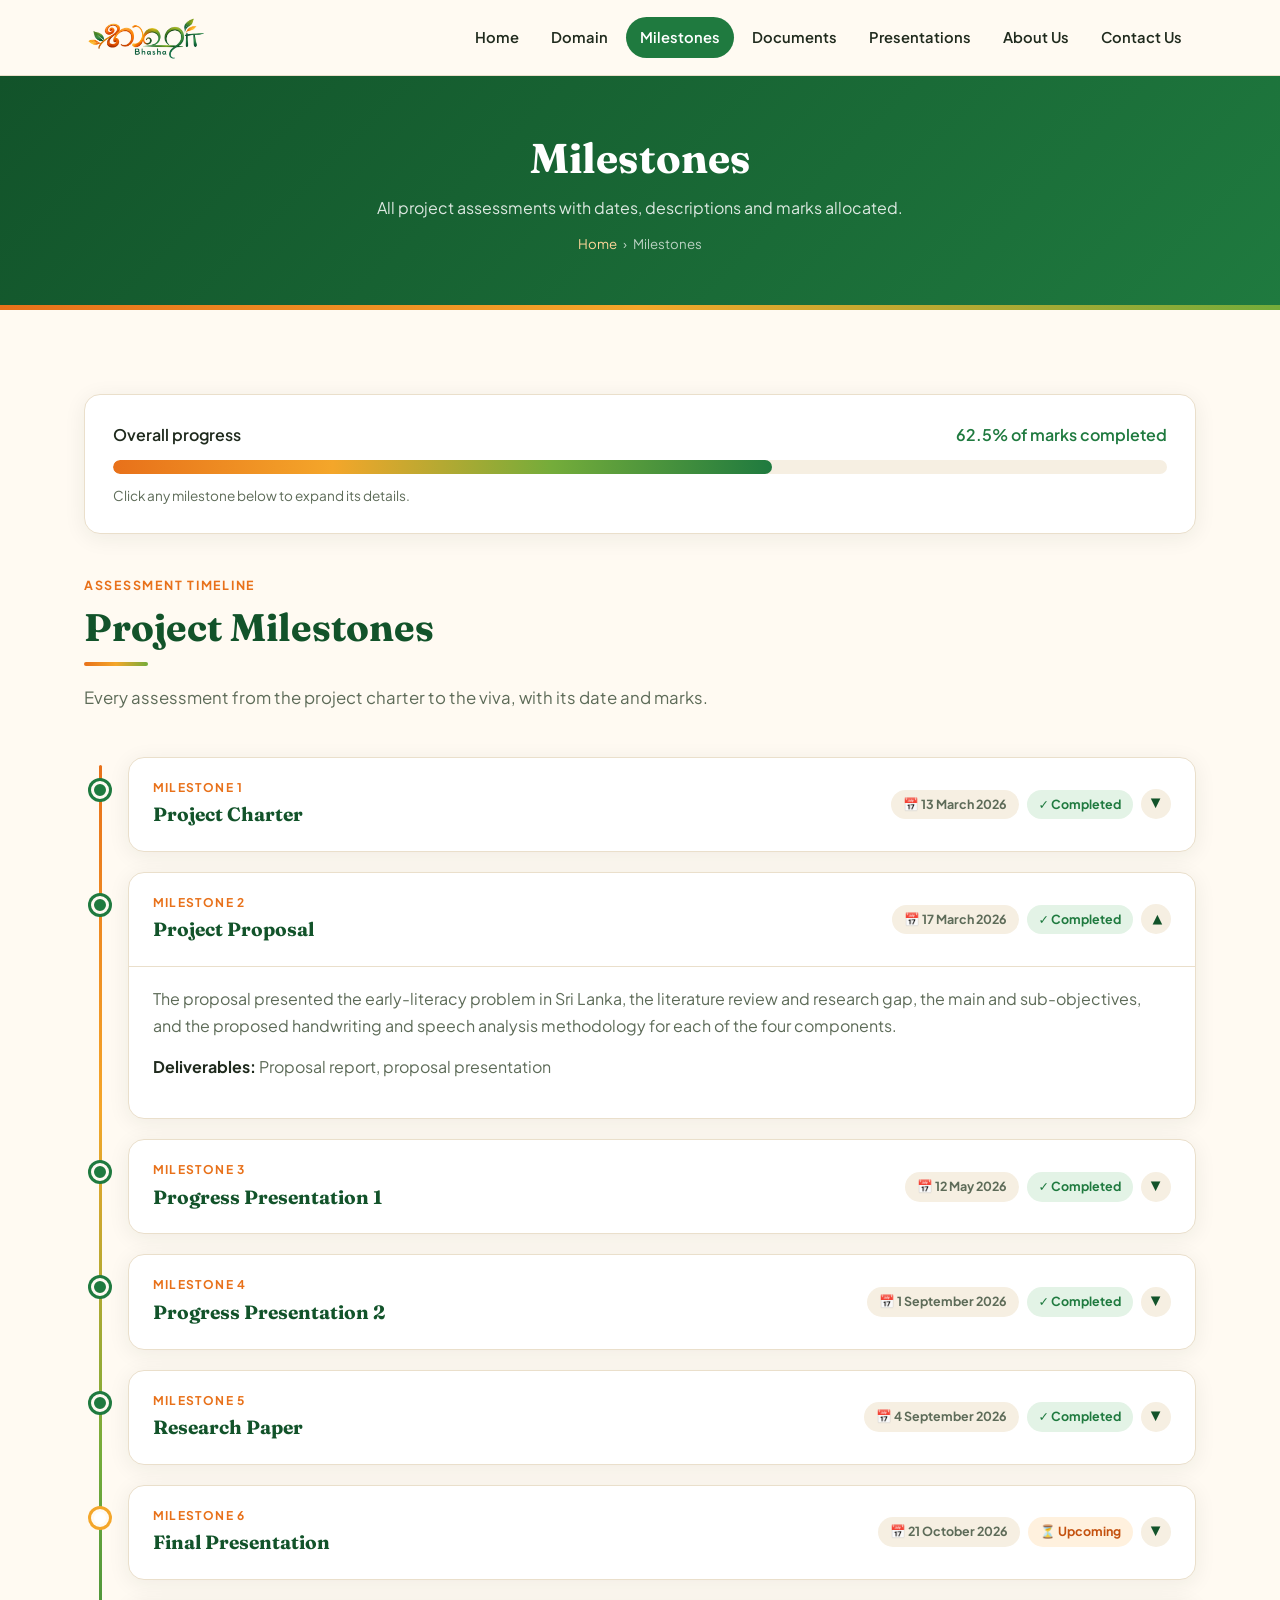
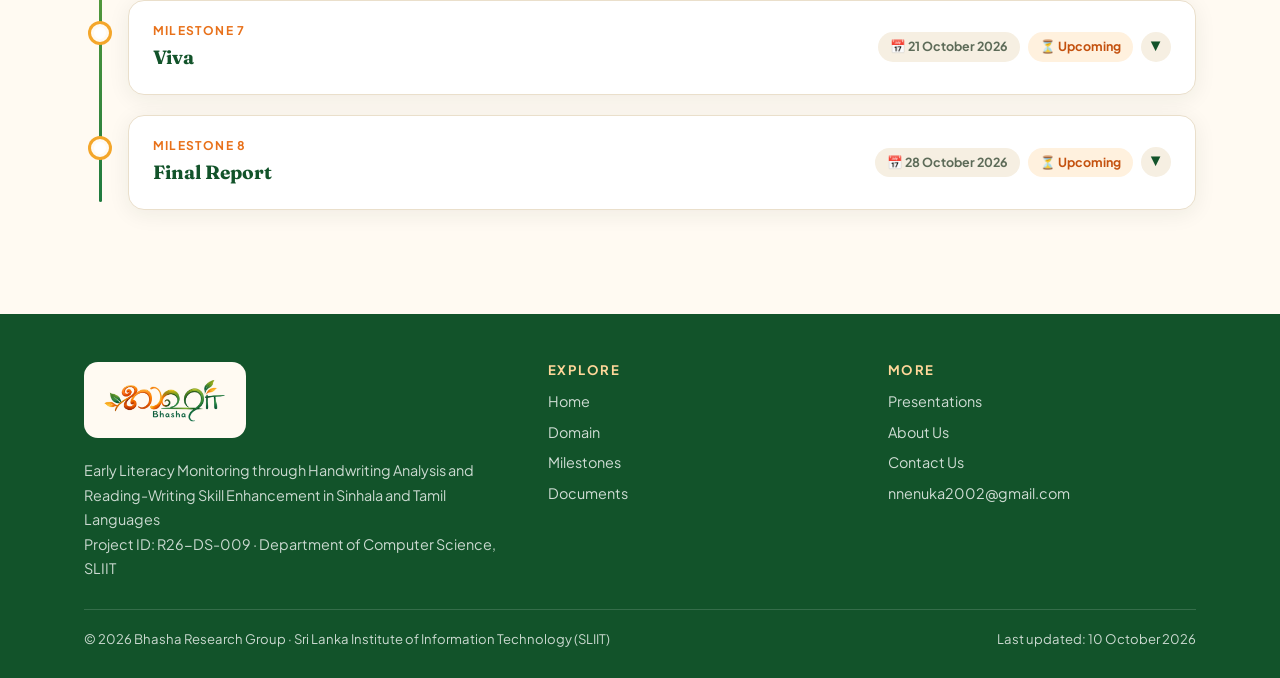
<file: milestones.html>
<!DOCTYPE html>
<html lang="en">
<head>
  <meta charset="UTF-8" />
  <meta name="viewport" content="width=device-width, initial-scale=1.0" />
  <meta name="description" content="Bhasha project milestones — assessment dates, descriptions and marks allocated." />
  <meta name="author" content="Sandali S. Karunarathna, Akshaya Thangaraja, Akif Ahamed, Nenuka N. Amaradasa" />
  <title>Bhasha | Milestones</title>
  <link rel="icon" type="image/png" href="images/favicon.png" />
  <link rel="stylesheet" href="styles.css" />
</head>
<body>

  <!-- ===== NAVIGATION (CSS-only mobile menu) ===== -->
  <nav class="navbar">
    <div class="container nav-inner">
      <a href="index.html" class="nav-brand" aria-label="Bhasha home">
        <img src="images/bhasha-logo.webp" alt="Bhasha logo" width="125" height="50" />
      </a>
      <input type="checkbox" id="nav-toggle" class="nav-toggle" aria-label="Open menu" />
      <label for="nav-toggle" class="nav-burger" aria-hidden="true"><span></span><span></span><span></span></label>
      <ul class="nav-links">
        <li><a href="index.html">Home</a></li>
        <li><a href="domain.html">Domain</a></li>
        <li><a href="milestones.html" class="active">Milestones</a></li>
        <li><a href="documents.html">Documents</a></li>
        <li><a href="presentations.html">Presentations</a></li>
        <li><a href="about.html">About Us</a></li>
        <li><a href="contact.html">Contact Us</a></li>
      </ul>
    </div>
  </nav>

  <!-- ===== PAGE HERO ===== -->
  <section class="page-hero">
    <div class="container">
      <h1>Milestones</h1>
      <p>All project assessments with dates, descriptions and marks allocated.</p>
      <div class="breadcrumb"><a href="index.html">Home</a><span>›</span>Milestones</div>
    </div>
  </section>

  <section class="section">
    <div class="container">

      <div class="progress-card">
        <div class="progress-head">
          <span>Overall progress</span>
          <span style="color:var(--green);">62.5% of marks completed</span>
        </div>
        <!-- Set the width to the percentage of marks completed -->
        <div class="progress-bar"><div class="progress-fill" style="width:62.5%;"></div></div>
        <p class="progress-note">Click any milestone below to expand its details.</p>
      </div>

      <span class="eyebrow">Assessment Timeline</span>
      <h2 class="section-title">Project Milestones</h2>
      <div class="divider"></div>
      <p class="section-sub">Every assessment from the project charter to the viva, with its date and marks.</p>

      <div class="timeline">
        <!-- Milestone 1: Project Charter -->
        <div class="milestone">
          <details>
            <summary>
              <div class="ms-title"><small>Milestone 1</small><strong>Project Charter</strong></div>
              <div class="ms-meta">
                <span class="badge badge-date">📅 13 March 2026</span>
                <span class="badge badge-done">✓ Completed</span>
                <span class="chevron">▼</span>
              </div>
            </summary>
            <div class="ms-body">
              <p>The project charter defined the scope of Bhasha — automated early-literacy monitoring in Sinhala and Tamil — along with each member's component, team roles and the initial project plan.</p>
              <p><strong style="color:var(--text);">Deliverables:</strong> Project charter document</p>
            </div>
          </details>
        </div>
        <!-- Milestone 2: Project Proposal -->
        <div class="milestone">
          <details open>
            <summary>
              <div class="ms-title"><small>Milestone 2</small><strong>Project Proposal</strong></div>
              <div class="ms-meta">
                <span class="badge badge-date">📅 17 March 2026</span>
                <span class="badge badge-done">✓ Completed</span>
                <span class="chevron">▼</span>
              </div>
            </summary>
            <div class="ms-body">
              <p>The proposal presented the early-literacy problem in Sri Lanka, the literature review and research gap, the main and sub-objectives, and the proposed handwriting and speech analysis methodology for each of the four components.</p>
              <p><strong style="color:var(--text);">Deliverables:</strong> Proposal report, proposal presentation</p>
            </div>
          </details>
        </div>
        <!-- Milestone 3: Progress Presentation 1 -->
        <div class="milestone">
          <details>
            <summary>
              <div class="ms-title"><small>Milestone 3</small><strong>Progress Presentation 1</strong></div>
              <div class="ms-meta">
                <span class="badge badge-date">📅 12 May 2026</span>
                <span class="badge badge-done">✓ Completed</span>
                <span class="chevron">▼</span>
              </div>
            </summary>
            <div class="ms-body">
              <p>Progress Presentation 1 demonstrated data collection from Sinhala- and Tamil-medium schools, the preprocessing pipelines and the initial implementation of each component.</p>
              <p><strong style="color:var(--text);">Deliverables:</strong> Presentation slides, checklist, system demo</p>
            </div>
          </details>
        </div>
        <!-- Milestone 4: Progress Presentation 2 -->
        <div class="milestone">
          <details>
            <summary>
              <div class="ms-title"><small>Milestone 4</small><strong>Progress Presentation 2</strong></div>
              <div class="ms-meta">
                <span class="badge badge-date">📅 1 September 2026</span>
                <span class="badge badge-done">✓ Completed</span>
                <span class="chevron">▼</span>
              </div>
            </summary>
            <div class="ms-body">
              <p>Progress Presentation 2 demonstrated the trained models — TrOCR, spelling and grammar correction, handwriting-quality classifiers, Whisper speech recognition and fluency profiling — with evaluation results.</p>
              <p><strong style="color:var(--text);">Deliverables:</strong> Presentation slides, checklist, system demo</p>
            </div>
          </details>
        </div>
        <!-- Milestone 5: Research Paper -->
        <div class="milestone">
          <details>
            <summary>
              <div class="ms-title"><small>Milestone 5</small><strong>Research Paper</strong></div>
              <div class="ms-meta">
                <span class="badge badge-date">📅 4 September 2026</span>
                <span class="badge badge-done">✓ Completed</span>
                <span class="chevron">▼</span>
              </div>
            </summary>
            <div class="ms-body">
              <p>The research paper “Early Literacy Monitoring through Handwriting and Speech Analysis in Sinhala and Tamil” presenting the integrated framework and its evaluation.</p>
              <p><strong style="color:var(--text);">Deliverables:</strong> Research paper</p>
            </div>
          </details>
        </div>
        <!-- Milestone 6: Final Presentation -->
        <div class="milestone upcoming">
          <details>
            <summary>
              <div class="ms-title"><small>Milestone 6</small><strong>Final Presentation</strong></div>
              <div class="ms-meta">
                <span class="badge badge-date">📅 21 October 2026</span>
                <span class="badge badge-pending">⏳ Upcoming</span>
                <span class="chevron">▼</span>
              </div>
            </summary>
            <div class="ms-body">
              <p>Presentation of the complete Bhasha framework with results, evaluation, limitations and future work, including a demonstration of the system.</p>
              <p><strong style="color:var(--text);">Deliverables:</strong> Final presentation slides, system demonstration</p>
            </div>
          </details>
        </div>
        <!-- Milestone 7: Viva -->
        <div class="milestone upcoming">
          <details>
            <summary>
              <div class="ms-title"><small>Milestone 7</small><strong>Viva</strong></div>
              <div class="ms-meta">
                <span class="badge badge-date">📅 21 October 2026</span>
                <span class="badge badge-pending">⏳ Upcoming</span>
                <span class="chevron">▼</span>
              </div>
            </summary>
            <div class="ms-body">
              <p>Individual oral examination of each member on their component, together with a demonstration of this research website.</p>
              <p><strong style="color:var(--text);">Deliverables:</strong> Individual viva, research website demonstration</p>
            </div>
          </details>
        </div>
        <!-- Milestone 8: Final Report -->
        <div class="milestone upcoming">
          <details>
            <summary>
              <div class="ms-title"><small>Milestone 8</small><strong>Final Report</strong></div>
              <div class="ms-meta">
                <span class="badge badge-date">📅 28 October 2026</span>
                <span class="badge badge-pending">⏳ Upcoming</span>
                <span class="chevron">▼</span>
              </div>
            </summary>
            <div class="ms-body">
              <p>Submission of the final group report and the four individual component reports documenting the complete research.</p>
              <p><strong style="color:var(--text);">Deliverables:</strong> Final group report and 4 individual component reports</p>
            </div>
          </details>
        </div>
      </div>
    </div>
  </section>

  <!-- ===== FOOTER ===== -->
  <footer class="footer">
    <div class="container">
      <div class="footer-grid">
        <div>
          <div class="footer-logo"><img src="images/bhasha-logo.webp" alt="Bhasha logo" width="130" height="52" /></div>
          <p>Early Literacy Monitoring through Handwriting Analysis and Reading-Writing Skill Enhancement in Sinhala and Tamil Languages</p>
          <p>Project ID: R26-DS-009 · Department of Computer Science, SLIIT</p>
        </div>
        <div>
          <h4>Explore</h4>
          <ul class="footer-links">
            <li><a href="index.html">Home</a></li>
            <li><a href="domain.html">Domain</a></li>
            <li><a href="milestones.html">Milestones</a></li>
            <li><a href="documents.html">Documents</a></li>
          </ul>
        </div>
        <div>
          <h4>More</h4>
          <ul class="footer-links">
            <li><a href="presentations.html">Presentations</a></li>
            <li><a href="about.html">About Us</a></li>
            <li><a href="contact.html">Contact Us</a></li>
            <li><a href="mailto:nnenuka2002@gmail.com">nnenuka2002@gmail.com</a></li>
          </ul>
        </div>
      </div>
      <div class="footer-bottom">
        <span>© 2026 Bhasha Research Group · Sri Lanka Institute of Information Technology (SLIIT)</span>
        <span>Last updated: 10 October 2026</span>
      </div>
    </div>
  </footer>

</body>
</html>
</file>
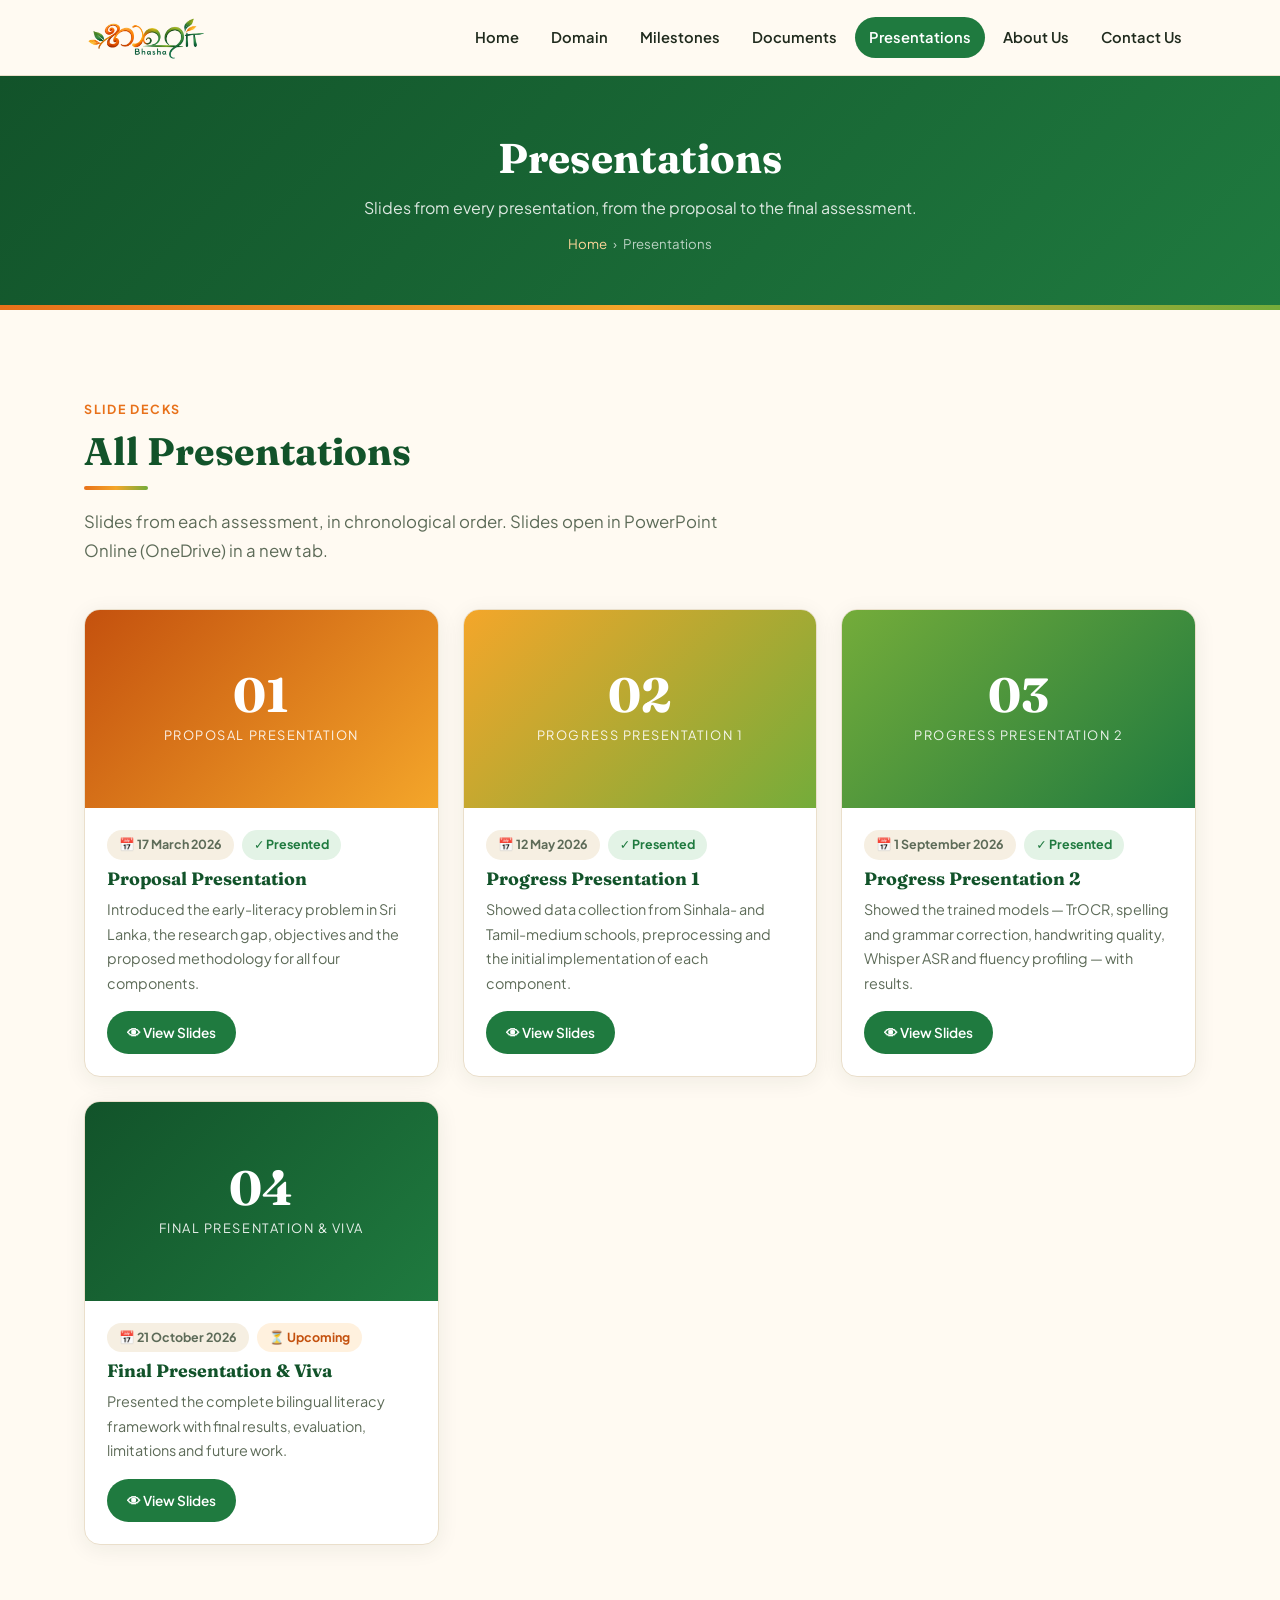
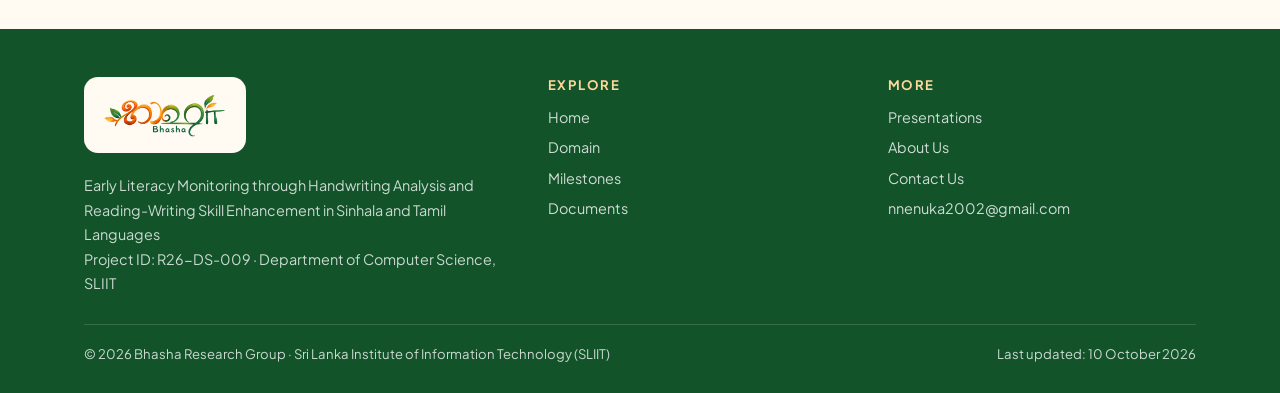
<file: presentations.html>
<!DOCTYPE html>
<html lang="en">
<head>
  <meta charset="UTF-8" />
  <meta name="viewport" content="width=device-width, initial-scale=1.0" />
  <meta name="description" content="Bhasha presentation slides — proposal, progress presentations and final presentation." />
  <meta name="author" content="Sandali S. Karunarathna, Akshaya Thangaraja, Akif Ahamed, Nenuka N. Amaradasa" />
  <title>Bhasha | Presentations</title>
  <link rel="icon" type="image/png" href="images/favicon.png" />
  <link rel="stylesheet" href="styles.css" />
</head>
<body>

  <!-- ===== NAVIGATION (CSS-only mobile menu) ===== -->
  <nav class="navbar">
    <div class="container nav-inner">
      <a href="index.html" class="nav-brand" aria-label="Bhasha home">
        <img src="images/bhasha-logo.webp" alt="Bhasha logo" width="125" height="50" />
      </a>
      <input type="checkbox" id="nav-toggle" class="nav-toggle" aria-label="Open menu" />
      <label for="nav-toggle" class="nav-burger" aria-hidden="true"><span></span><span></span><span></span></label>
      <ul class="nav-links">
        <li><a href="index.html">Home</a></li>
        <li><a href="domain.html">Domain</a></li>
        <li><a href="milestones.html">Milestones</a></li>
        <li><a href="documents.html">Documents</a></li>
        <li><a href="presentations.html" class="active">Presentations</a></li>
        <li><a href="about.html">About Us</a></li>
        <li><a href="contact.html">Contact Us</a></li>
      </ul>
    </div>
  </nav>

  <!-- ===== PAGE HERO ===== -->
  <section class="page-hero">
    <div class="container">
      <h1>Presentations</h1>
      <p>Slides from every presentation, from the proposal to the final assessment.</p>
      <div class="breadcrumb"><a href="index.html">Home</a><span>›</span>Presentations</div>
    </div>
  </section>

  <section class="section">
    <div class="container">
      <span class="eyebrow">Slide Decks</span>
      <h2 class="section-title">All Presentations</h2>
      <div class="divider"></div>
      <p class="section-sub">Slides from each assessment, in chronological order. Slides open in PowerPoint Online (OneDrive) in a new tab.</p>

      <div class="grid-2">
        <div class="pres-card">
          <div class="pres-thumb">
            <!-- Optional: <img src="images/slide-1.webp" alt="Proposal Presentation first slide" /> -->
            <span class="num">01</span><span class="lbl">Proposal Presentation</span>
          </div>
          <div class="pres-body">
            <div class="ms-meta"><span class="badge badge-date">📅 17 March 2026</span><span class="badge badge-done">✓ Presented</span></div>
            <h3>Proposal Presentation</h3>
            <p>Introduced the early-literacy problem in Sri Lanka, the research gap, objectives and the proposed methodology for all four components.</p>
            <div class="pres-actions"><a href="https://mysliit-my.sharepoint.com/:p:/g/personal/it22169426_my_sliit_lk/IQCQWXewjrUiTLqvvzrlhsqnARFgJDkCSXTBuHZjXNj23jk?e=llbkJM" target="_blank" rel="noopener" class="btn btn-primary btn-sm">👁 View Slides</a></div>
          </div>
        </div>
        <div class="pres-card">
          <div class="pres-thumb">
            <!-- Optional: <img src="images/slide-2.webp" alt="Progress Presentation 1 first slide" /> -->
            <span class="num">02</span><span class="lbl">Progress Presentation 1</span>
          </div>
          <div class="pres-body">
            <div class="ms-meta"><span class="badge badge-date">📅 12 May 2026</span><span class="badge badge-done">✓ Presented</span></div>
            <h3>Progress Presentation 1</h3>
            <p>Showed data collection from Sinhala- and Tamil-medium schools, preprocessing and the initial implementation of each component.</p>
            <div class="pres-actions"><a href="https://mysliit-my.sharepoint.com/:p:/g/personal/it22169426_my_sliit_lk/IQAnpFcpV7-fQ50q7zY-ORHCAdXuPiVqRREVA5MnmXJ42yc?e=7b3jMa" target="_blank" rel="noopener" class="btn btn-primary btn-sm">👁 View Slides</a></div>
          </div>
        </div>
        <div class="pres-card">
          <div class="pres-thumb">
            <!-- Optional: <img src="images/slide-3.webp" alt="Progress Presentation 2 first slide" /> -->
            <span class="num">03</span><span class="lbl">Progress Presentation 2</span>
          </div>
          <div class="pres-body">
            <div class="ms-meta"><span class="badge badge-date">📅 1 September 2026</span><span class="badge badge-done">✓ Presented</span></div>
            <h3>Progress Presentation 2</h3>
            <p>Showed the trained models — TrOCR, spelling and grammar correction, handwriting quality, Whisper ASR and fluency profiling — with results.</p>
            <div class="pres-actions"><a href="https://mysliit-my.sharepoint.com/:p:/g/personal/it22169426_my_sliit_lk/IQDAhWu6_GKqQLS4GHGzH_mDAWOHpViVBz16-i6_r_wRb04?e=6zO4lV" target="_blank" rel="noopener" class="btn btn-primary btn-sm">👁 View Slides</a></div>
          </div>
        </div>
        <div class="pres-card">
          <div class="pres-thumb">
            <!-- Optional: <img src="images/slide-4.webp" alt="Final Presentation &amp; Viva first slide" /> -->
            <span class="num">04</span><span class="lbl">Final Presentation &amp; Viva</span>
          </div>
          <div class="pres-body">
            <div class="ms-meta"><span class="badge badge-date">📅 21 October 2026</span><span class="badge badge-pending">⏳ Upcoming</span></div>
            <h3>Final Presentation &amp; Viva</h3>
            <p>Presented the complete bilingual literacy framework with final results, evaluation, limitations and future work.</p>
            <div class="pres-actions"><a href="https://mysliit-my.sharepoint.com/:p:/g/personal/it22169426_my_sliit_lk/IQAfP97QilcoQZHNVlqTjgA3AT-zxD9hAumpA4rjj8j36vU?e=nkOqk0" target="_blank" rel="noopener" class="btn btn-primary btn-sm">👁 View Slides</a></div>
          </div>
        </div>
      </div>

    </div>
  </section>

  <!-- ===== FOOTER ===== -->
  <footer class="footer">
    <div class="container">
      <div class="footer-grid">
        <div>
          <div class="footer-logo"><img src="images/bhasha-logo.webp" alt="Bhasha logo" width="130" height="52" /></div>
          <p>Early Literacy Monitoring through Handwriting Analysis and Reading-Writing Skill Enhancement in Sinhala and Tamil Languages</p>
          <p>Project ID: R26-DS-009 · Department of Computer Science, SLIIT</p>
        </div>
        <div>
          <h4>Explore</h4>
          <ul class="footer-links">
            <li><a href="index.html">Home</a></li>
            <li><a href="domain.html">Domain</a></li>
            <li><a href="milestones.html">Milestones</a></li>
            <li><a href="documents.html">Documents</a></li>
          </ul>
        </div>
        <div>
          <h4>More</h4>
          <ul class="footer-links">
            <li><a href="presentations.html">Presentations</a></li>
            <li><a href="about.html">About Us</a></li>
            <li><a href="contact.html">Contact Us</a></li>
            <li><a href="mailto:nnenuka2002@gmail.com">nnenuka2002@gmail.com</a></li>
          </ul>
        </div>
      </div>
      <div class="footer-bottom">
        <span>© 2026 Bhasha Research Group · Sri Lanka Institute of Information Technology (SLIIT)</span>
        <span>Last updated: 10 October 2026</span>
      </div>
    </div>
  </footer>

</body>
</html>
</file>
<file: styles.css>
/* ============================================================
   Bhasha — Research Project Website · Shared Stylesheet
   Palette taken from the Bhasha logo: saffron-orange → leaf-green
   Pure HTML + CSS (no JavaScript)
   ============================================================ */

@import url('https://fonts.googleapis.com/css2?family=Fraunces:opsz,wght@9..144,600;9..144,700&family=Plus+Jakarta+Sans:wght@400;500;600;700&family=Noto+Sans+Sinhala:wght@400;600&display=swap');

/* ---------- Design tokens ---------- */
:root {
  --orange:       #e8711a;
  --orange-deep:  #c4510e;
  --saffron:      #f4a62a;
  --green:        #1f7a3f;
  --green-deep:   #12532a;
  --leaf:         #74ac3a;

  --bg:           #fffaf2;
  --bg-alt:       #f6efe2;
  --surface:      #ffffff;
  --text:         #1f2a1d;
  --text-muted:   #5d6b58;
  --border:       #eadfcb;

  --grad-brand:   linear-gradient(120deg, var(--orange-deep) 0%, var(--saffron) 45%, var(--leaf) 75%, var(--green) 100%);
  --grad-green:   linear-gradient(135deg, var(--green-deep), var(--green));
  --grad-warm:    linear-gradient(135deg, var(--orange-deep), var(--saffron));

  --shadow:       0 4px 22px rgba(31, 42, 29, 0.07);
  --shadow-lg:    0 12px 40px rgba(31, 42, 29, 0.13);
  --radius:       16px;
  --radius-sm:    10px;
  --nav-h:        76px;
  --t:            0.25s ease;

  --font-head: 'Fraunces', Georgia, serif;
  --font-body: 'Plus Jakarta Sans', 'Noto Sans Sinhala', system-ui, sans-serif;
}

/* ---------- Reset ---------- */
*, *::before, *::after { box-sizing: border-box; margin: 0; padding: 0; }
html { scroll-behavior: smooth; scroll-padding-top: calc(var(--nav-h) + 16px); }
body {
  font-family: var(--font-body);
  color: var(--text);
  background: var(--bg);
  line-height: 1.7;
  font-size: 16px;
}
h1, h2, h3, h4 { font-family: var(--font-head); line-height: 1.2; color: var(--green-deep); }
a { color: var(--green); text-decoration: none; transition: color var(--t); }
a:hover { color: var(--orange); }
img { max-width: 100%; display: block; }
ul { list-style: none; }
table { width: 100%; border-collapse: collapse; }

/* ---------- Layout helpers ---------- */
.container { max-width: 1160px; margin: 0 auto; padding: 0 24px; }
.section    { padding: 84px 0; }
.section-sm { padding: 52px 0; }
.bg-alt     { background: var(--bg-alt); }
.bg-white   { background: var(--surface); }
.center     { text-align: center; }

.eyebrow {
  display: inline-block;
  font-size: 0.78rem; font-weight: 700;
  letter-spacing: 0.14em; text-transform: uppercase;
  color: var(--orange);
  margin-bottom: 8px;
}
.section-title { font-size: clamp(1.7rem, 3vw, 2.4rem); margin-bottom: 10px; }
.section-sub   { color: var(--text-muted); font-size: 1.05rem; max-width: 640px; margin-bottom: 44px; }
.center .section-sub { margin-left: auto; margin-right: auto; }
.divider {
  width: 64px; height: 4px; border-radius: 4px;
  background: linear-gradient(90deg, var(--orange), var(--saffron), var(--leaf));
  margin: 12px 0 18px;
}
.center .divider { margin-left: auto; margin-right: auto; }

.grid-2 { display: grid; grid-template-columns: repeat(auto-fit, minmax(290px, 1fr)); gap: 24px; }
.grid-3 { display: grid; grid-template-columns: repeat(auto-fit, minmax(250px, 1fr)); gap: 24px; }
.grid-4 { display: grid; grid-template-columns: repeat(auto-fit, minmax(220px, 1fr)); gap: 24px; }

@media (min-width: 981px) {
  .unique-grid { grid-template-columns: repeat(4, 1fr); }
  .unique-grid > :nth-child(9)  { grid-column: 2; }
  .unique-grid > :nth-child(10) { grid-column: 3; }
}
.split  { display: grid; grid-template-columns: 1.2fr 1fr; gap: 48px; align-items: center; }

/* Placeholder highlight — remove the class once real content is added */
.ph { background: #fff3c4; border-radius: 4px; padding: 0 3px; }

/* ---------- Buttons ---------- */
.btn {
  display: inline-flex; align-items: center; justify-content: center; gap: 8px;
  padding: 12px 26px; border-radius: 50px;
  font-family: var(--font-body); font-size: 0.95rem; font-weight: 600;
  border: 2px solid transparent; cursor: pointer;
  transition: transform var(--t), box-shadow var(--t), background var(--t), color var(--t);
}
.btn:hover { transform: translateY(-2px); }
.btn-primary { background: var(--green); color: #fff; }
.btn-primary:hover { background: var(--green-deep); color: #fff; box-shadow: 0 8px 22px rgba(31,122,63,0.3); }
.btn-warm { background: var(--orange); color: #fff; }
.btn-warm:hover { background: var(--orange-deep); color: #fff; box-shadow: 0 8px 22px rgba(232,113,26,0.3); }
.btn-outline { background: transparent; color: var(--green); border-color: var(--green); }
.btn-outline:hover { background: var(--green); color: #fff; }
.btn-ghost { background: rgba(255,255,255,0.14); color: #fff; border-color: rgba(255,255,255,0.55); }
.btn-ghost:hover { background: #fff; color: var(--green-deep); }
.btn-sm { padding: 8px 18px; font-size: 0.85rem; }
.btn.disabled { background: var(--bg-alt); color: var(--text-muted); border-color: var(--border); pointer-events: none; }

/* ---------- Navigation (CSS-only mobile menu) ---------- */
.navbar {
  position: sticky; top: 0; z-index: 1000;
  height: var(--nav-h);
  background: rgba(255, 250, 242, 0.94);
  backdrop-filter: blur(12px);
  border-bottom: 1px solid var(--border);
}
.nav-inner { display: flex; align-items: center; justify-content: space-between; height: 100%; }
.nav-brand img { height: 50px; width: auto; }
.nav-links { display: flex; gap: 4px; }
.nav-links a {
  display: block; padding: 8px 14px; border-radius: 50px;
  font-size: 0.92rem; font-weight: 600; color: var(--text);
}
.nav-links a:hover { background: var(--bg-alt); color: var(--orange-deep); }
.nav-links a.active { background: var(--green); color: #fff; }

.nav-toggle { display: none; }
.nav-burger {
  display: none; width: 44px; height: 44px; border-radius: 12px;
  border: 1px solid var(--border); background: var(--surface);
  cursor: pointer; align-items: center; justify-content: center; flex-direction: column; gap: 5px;
}
.nav-burger span { width: 20px; height: 2px; background: var(--green-deep); border-radius: 2px; transition: var(--t); }

/* ---------- Home hero ---------- */
.hero {
  position: relative; overflow: hidden;
  padding: 72px 0 64px;
  background:
    radial-gradient(circle at 92% 8%, rgba(116,172,58,0.18), transparent 42%),
    radial-gradient(circle at 4% 90%, rgba(244,166,42,0.20), transparent 45%),
    var(--bg);
}
.hero-grid { display: grid; grid-template-columns: 1.1fr 0.9fr; gap: 48px; align-items: center; }
.hero-badge {
  display: inline-flex; align-items: center; gap: 8px;
  background: var(--surface); border: 1px solid var(--border);
  padding: 6px 16px; border-radius: 50px;
  font-size: 0.8rem; font-weight: 600; color: var(--text-muted);
  margin-bottom: 22px;
}
.hero-badge b { color: var(--orange-deep); }
.hero h1 { font-size: clamp(2rem, 4.4vw, 3.2rem); margin-bottom: 18px; }
.hero h1 .accent {
  background: var(--grad-brand); -webkit-background-clip: text; background-clip: text; color: transparent;
}
.hero-lead { font-size: 1.12rem; color: var(--text-muted); margin-bottom: 30px; max-width: 600px; }
.hero-cta { display: flex; gap: 12px; flex-wrap: wrap; }
.hero-logo-card {
  background: var(--surface); border: 1px solid var(--border);
  border-radius: 28px; padding: 40px 32px; box-shadow: var(--shadow-lg);
  text-align: center; position: relative;
}
.hero-logo-card img { margin: 0 auto 18px; width: 100%; max-width: 420px; }
.hero-logo-card p { color: var(--text-muted); font-size: 0.92rem; }
.hero-logo-card .pid {
  display: inline-block; margin-top: 14px;
  font-family: ui-monospace, monospace; font-size: 0.85rem;
  background: var(--bg-alt); padding: 4px 14px; border-radius: 50px; color: var(--green-deep);
}

.stats {
  display: grid; grid-template-columns: repeat(4, 1fr); gap: 28px;
  margin-top: 56px;
  max-width: 960px;
}
/* Centre the (narrower) results grid under "Research at a Glance" */
.center .stats { margin-left: auto; margin-right: auto; }
.stat {
  background: var(--surface); border: 1px solid var(--border);
  border-radius: var(--radius); padding: 16px 20px; box-shadow: var(--shadow);
  border-top: 4px solid var(--orange);
}
.stat:nth-child(2) { border-top-color: var(--saffron); }
.stat:nth-child(3) { border-top-color: var(--leaf); }
.stat:nth-child(4) { border-top-color: var(--green); }
.stat-num { font-family: var(--font-head); font-size: 1.6rem; font-weight: 700; color: var(--green-deep); }
.stat-label { font-size: 0.82rem; color: var(--text-muted); line-height: 1.5; }

/* ---------- Inner page hero ---------- */
.page-hero {
  background: var(--grad-green);
  color: #fff; text-align: center;
  padding: 58px 0 54px; position: relative; overflow: hidden;
}
.page-hero::after {
  content: ''; position: absolute; left: 0; right: 0; bottom: 0; height: 5px;
  background: linear-gradient(90deg, var(--orange), var(--saffron), var(--leaf));
}
.page-hero h1 { color: #fff; font-size: clamp(1.8rem, 3.4vw, 2.6rem); margin-bottom: 10px; }
.page-hero p  { color: rgba(255,255,255,0.85); max-width: 640px; margin: 0 auto; }
.breadcrumb { font-size: 0.83rem; color: rgba(255,255,255,0.7); margin-top: 12px; }
.breadcrumb a { color: #ffd79a; }
.breadcrumb span { margin: 0 6px; }

/* ---------- Cards ---------- */
.card {
  background: var(--surface); border: 1px solid var(--border);
  border-radius: var(--radius); padding: 28px; box-shadow: var(--shadow);
  transition: transform var(--t), box-shadow var(--t);
  display: block; color: inherit;
}
a.card:hover, .card.hover:hover { transform: translateY(-4px); box-shadow: var(--shadow-lg); color: inherit; }
.card h3 { font-size: 1.15rem; margin-bottom: 8px; }
.card p  { color: var(--text-muted); font-size: 0.93rem; }
.card-icon {
  width: 54px; height: 54px; border-radius: 14px;
  display: flex; align-items: center; justify-content: center;
  font-size: 1.5rem; margin-bottom: 16px;
  background: var(--grad-warm); color: #fff;
}
.card-icon.green { background: var(--grad-green); }

/* Problem → Approach → Outcome flow */
.flow { display: grid; grid-template-columns: 1fr auto 1fr auto 1fr; gap: 16px; align-items: stretch; }
.flow-arrow { display: flex; align-items: center; font-size: 1.6rem; color: var(--orange); }
.flow .card { border-top: 4px solid var(--orange); }
.flow .card:nth-of-type(2) { border-top-color: var(--saffron); }
.flow .card:nth-of-type(3) { border-top-color: var(--green); }

/* Info table (snapshot / publication) */
.info-table td { padding: 10px 0; border-bottom: 1px solid var(--border); font-size: 0.93rem; vertical-align: top; }
.info-table tr:last-child td { border-bottom: none; }
.info-table td:first-child { color: var(--text-muted); width: 38%; padding-right: 12px; }
.info-table td:last-child { font-weight: 600; }

/* ---------- Domain page ---------- */
/* Full-width layout: table of contents pinned to the left, content fills the rest */
.container-wide { max-width: none; padding: 0 40px; }
.domain-layout { display: grid; grid-template-columns: 260px minmax(0, 1fr); gap: 40px; align-items: start; }
.domain-layout > * { min-width: 0; }
.domain-section .info-table td { word-break: break-word; }

/* Architecture diagram: as large as the content column allows */
.figure-arch { padding: 12px; background: #fff; }
.figure-arch a { display: block; cursor: zoom-in; }
.figure-arch img { width: 100%; max-width: none; height: auto; border-radius: var(--radius-sm); }
.figure-arch figcaption a { color: var(--green); font-weight: 600; }
.toc {
  position: sticky; top: calc(var(--nav-h) + 20px);
  background: var(--surface); border: 1px solid var(--border);
  border-radius: var(--radius); padding: 20px; box-shadow: var(--shadow);
}
.toc h4 { font-family: var(--font-body); font-size: 0.78rem; letter-spacing: 0.12em; text-transform: uppercase; color: var(--orange); margin-bottom: 10px; }
.toc a { display: block; padding: 7px 12px; border-radius: 8px; font-size: 0.9rem; font-weight: 500; color: var(--text); }
.toc a:hover { background: var(--bg-alt); color: var(--orange-deep); }

.domain-section {
  background: var(--surface); border: 1px solid var(--border);
  border-radius: var(--radius); padding: 38px; margin-bottom: 26px; box-shadow: var(--shadow);
}
.domain-section h2 { font-size: 1.55rem; }
.domain-section h3 { font-size: 1.12rem; margin: 22px 0 8px; color: var(--orange-deep); }
.domain-section p { color: var(--text-muted); margin-bottom: 12px; }
.domain-section ul.bullets li { position: relative; padding: 6px 0 6px 24px; color: var(--text-muted); }
.domain-section ul.bullets li::before { content: '❧'; position: absolute; left: 0; color: var(--leaf); }

.data-table { font-size: 0.9rem; margin: 10px 0 18px; }
.table-wrap { overflow-x: auto; border-radius: var(--radius-sm); border: 1px solid var(--border); }
.data-table th { background: var(--green); color: #fff; text-align: left; padding: 11px 14px; font-weight: 600; white-space: nowrap; }
.data-table td { padding: 10px 14px; border-bottom: 1px solid var(--border); color: var(--text); }
.data-table tr:nth-child(even) td { background: var(--bg); }
.data-table tr.ours td { background: #fff1de; font-weight: 700; }
.data-table .yes { color: var(--green); font-weight: 700; text-align: center; }
.data-table .no  { color: #c0392b; text-align: center; }

.objective-main {
  background: var(--grad-green); color: #fff;
  border-radius: var(--radius); padding: 26px 28px; margin: 14px 0 20px;
}
.objective-main h3 { color: #ffd79a; margin: 0 0 6px; }
.objective-main p { color: rgba(255,255,255,0.9); margin: 0; }
.objective {
  background: var(--bg); border: 1px solid var(--border);
  border-left: 4px solid var(--orange); border-radius: var(--radius-sm); padding: 18px 20px;
}
.objective h4 { font-family: var(--font-body); font-size: 1rem; margin-bottom: 4px; color: var(--green-deep); }
.objective p { font-size: 0.9rem; margin: 0; }

.figure {
  border: 2px dashed var(--border); border-radius: var(--radius);
  background: var(--bg); padding: 18px; text-align: center; margin: 14px 0 20px;
}
.figure img { margin: 0 auto; border-radius: var(--radius-sm); }
.figure .figure-ph { padding: 60px 20px; color: var(--text-muted); font-size: 0.95rem; }
.figure figcaption { font-size: 0.85rem; color: var(--text-muted); margin-top: 10px; }

.pipeline { display: flex; flex-wrap: wrap; align-items: center; gap: 8px; margin: 14px 0 6px; }
.pipe-step { background: var(--grad-warm); color: #fff; padding: 9px 18px; border-radius: 50px; font-size: 0.86rem; font-weight: 600; }
.pipe-step:nth-child(4n+3) { background: var(--grad-green); }
.pipe-arrow { color: var(--orange); font-weight: 700; }

.tech-group { margin-bottom: 18px; }
.tech-group h4 { font-family: var(--font-body); font-size: 0.85rem; text-transform: uppercase; letter-spacing: 0.08em; color: var(--text-muted); margin-bottom: 8px; }
.pills { display: flex; flex-wrap: wrap; gap: 8px; }
.pill {
  display: inline-block; padding: 6px 16px; border-radius: 50px;
  background: var(--bg-alt); border: 1px solid var(--border);
  font-size: 0.85rem; font-weight: 600; color: var(--green-deep);
}
.video-wrap { position: relative; padding-top: 56.25%; border-radius: var(--radius); overflow: hidden; background: #000; margin: 14px 0; }
.video-wrap iframe { position: absolute; inset: 0; width: 100%; height: 100%; border: 0; }

/* ---------- Milestones (dropdown accordion with <details>) ---------- */
.progress-card {
  background: var(--surface); border: 1px solid var(--border);
  border-radius: var(--radius); padding: 26px 28px; box-shadow: var(--shadow); margin-bottom: 36px;
}
.progress-head { display: flex; justify-content: space-between; flex-wrap: wrap; gap: 8px; margin-bottom: 12px; font-weight: 600; }
.progress-bar { height: 14px; background: var(--bg-alt); border-radius: 50px; overflow: hidden; }
.progress-fill { height: 100%; background: linear-gradient(90deg, var(--orange), var(--saffron), var(--leaf), var(--green)); border-radius: 50px; }
.progress-note { font-size: 0.85rem; color: var(--text-muted); margin-top: 10px; }

.timeline { position: relative; padding-left: 44px; }
.timeline::before {
  content: ''; position: absolute; left: 15px; top: 8px; bottom: 8px; width: 3px; border-radius: 3px;
  background: linear-gradient(to bottom, var(--orange), var(--saffron), var(--leaf), var(--green));
}
.milestone { position: relative; margin-bottom: 20px; }
.milestone::before {
  content: ''; position: absolute; left: -37px; top: 24px;
  width: 18px; height: 18px; border-radius: 50%;
  background: var(--green); border: 3px solid var(--bg); box-shadow: 0 0 0 3px var(--green);
}
.milestone.upcoming::before { background: var(--surface); box-shadow: 0 0 0 3px var(--saffron); }

.milestone details {
  background: var(--surface); border: 1px solid var(--border);
  border-radius: var(--radius); box-shadow: var(--shadow); overflow: hidden;
}
.milestone summary {
  list-style: none; cursor: pointer;
  display: flex; align-items: center; justify-content: space-between; gap: 12px; flex-wrap: wrap;
  padding: 20px 24px;
}
.milestone summary::-webkit-details-marker { display: none; }
.milestone summary:hover { background: var(--bg); }
.ms-title { display: flex; flex-direction: column; }
.ms-title small { font-size: 0.75rem; font-weight: 700; letter-spacing: 0.1em; text-transform: uppercase; color: var(--orange); }
.ms-title strong { font-family: var(--font-head); font-size: 1.2rem; color: var(--green-deep); }
.ms-meta { display: flex; gap: 8px; align-items: center; flex-wrap: wrap; }
.chevron {
  width: 30px; height: 30px; border-radius: 50%; background: var(--bg-alt);
  display: inline-flex; align-items: center; justify-content: center;
  transition: transform var(--t); font-size: 0.8rem; color: var(--green-deep);
}
details[open] .chevron { transform: rotate(180deg); }
.ms-body { padding: 4px 24px 24px; border-top: 1px solid var(--border); }
.ms-body p { color: var(--text-muted); margin: 14px 0; }
.ms-grid { display: grid; grid-template-columns: repeat(auto-fit, minmax(160px, 1fr)); gap: 12px; margin: 14px 0; }
.ms-grid div { background: var(--bg); border: 1px solid var(--border); border-radius: var(--radius-sm); padding: 12px 14px; }
.ms-grid span { display: block; font-size: 0.75rem; text-transform: uppercase; letter-spacing: 0.08em; color: var(--text-muted); }
.ms-grid b { color: var(--green-deep); }
.ms-links { display: flex; gap: 10px; flex-wrap: wrap; margin-top: 8px; }

/* Badges */
.badge { display: inline-block; padding: 4px 12px; border-radius: 50px; font-size: 0.78rem; font-weight: 700; }
.badge-done    { background: #e3f3e6; color: var(--green); }
.badge-pending { background: #fff1de; color: var(--orange-deep); }
.badge-marks   { background: var(--green); color: #fff; }
.badge-date    { background: var(--bg-alt); color: var(--text-muted); }

/* ---------- Documents ---------- */
.doc-group { margin-bottom: 44px; }
.doc-group-head { display: flex; align-items: center; gap: 14px; margin-bottom: 6px; }
.doc-group-head .card-icon { width: 44px; height: 44px; font-size: 1.2rem; margin: 0; }
.doc-group-head h2 { font-size: 1.4rem; }
.doc-group > p { color: var(--text-muted); font-size: 0.93rem; margin: 6px 0 18px; }
.doc-item {
  background: var(--surface); border: 1px solid var(--border);
  border-radius: var(--radius-sm); padding: 16px 22px; margin-bottom: 12px;
  display: flex; align-items: center; gap: 16px; flex-wrap: wrap;
  transition: transform var(--t), box-shadow var(--t);
}
.doc-item:hover { transform: translateX(4px); box-shadow: var(--shadow); }
.doc-type {
  width: 48px; height: 48px; border-radius: 12px; flex-shrink: 0;
  display: flex; align-items: center; justify-content: center;
  font-size: 0.72rem; font-weight: 800; color: #fff; background: var(--orange);
}
.doc-type.xls { background: var(--green); }
.doc-type.ppt { background: var(--orange-deep); }
.doc-info { flex: 1; min-width: 200px; }
.doc-info h4 { font-family: var(--font-body); font-size: 0.98rem; font-weight: 700; color: var(--text); margin-bottom: 2px; }
.doc-info span { font-size: 0.83rem; color: var(--text-muted); }
.doc-actions { display: flex; gap: 8px; align-items: center; flex-wrap: wrap; }

/* ---------- Presentations ---------- */
.pres-card {
  background: var(--surface); border: 1px solid var(--border);
  border-radius: var(--radius); overflow: hidden; box-shadow: var(--shadow);
  transition: transform var(--t), box-shadow var(--t); display: flex; flex-direction: column;
}
.pres-card:hover { transform: translateY(-4px); box-shadow: var(--shadow-lg); }
.pres-thumb {
  aspect-ratio: 16 / 9; background: var(--grad-warm);
  display: flex; align-items: center; justify-content: center; flex-direction: column; gap: 6px;
  color: #fff; position: relative;
}
.pres-thumb img { width: 100%; height: 100%; object-fit: cover; position: absolute; inset: 0; }
.pres-thumb .num { font-family: var(--font-head); font-size: 3rem; font-weight: 700; line-height: 1; }
.pres-thumb .lbl { font-size: 0.8rem; letter-spacing: 0.12em; text-transform: uppercase; opacity: 0.9; }
.pres-card:nth-child(2) .pres-thumb { background: linear-gradient(135deg, var(--saffron), var(--leaf)); }
.pres-card:nth-child(3) .pres-thumb { background: linear-gradient(135deg, var(--leaf), var(--green)); }
.pres-card:nth-child(4) .pres-thumb { background: var(--grad-green); }
.pres-body { padding: 22px; display: flex; flex-direction: column; flex: 1; }
.pres-body h3 { font-size: 1.12rem; margin: 8px 0; }
.pres-body p { font-size: 0.9rem; color: var(--text-muted); margin-bottom: 16px; flex: 1; }
.pres-actions { display: flex; gap: 8px; flex-wrap: wrap; }

.embed-wrap { margin-top: 48px; }
.embed-frame { position: relative; padding-top: 59%; border-radius: var(--radius); overflow: hidden; border: 1px solid var(--border); background: var(--bg-alt); }
.embed-frame iframe { position: absolute; inset: 0; width: 100%; height: 100%; border: 0; }

/* ---------- About ---------- */
.team-card {
  background: var(--surface); border: 1px solid var(--border);
  border-radius: var(--radius); padding: 30px 24px; text-align: center; box-shadow: var(--shadow);
  transition: transform var(--t), box-shadow var(--t);
}
.team-card:hover { transform: translateY(-4px); box-shadow: var(--shadow-lg); }
.avatar {
  width: 110px; height: 110px; border-radius: 50%; margin: 0 auto 16px;
  background: var(--grad-warm); color: #fff;
  display: flex; align-items: center; justify-content: center;
  font-family: var(--font-head); font-size: 2rem; font-weight: 700;
  overflow: hidden; border: 4px solid var(--surface); box-shadow: 0 0 0 3px var(--saffron);
}
.avatar img { width: 100%; height: 100%; object-fit: cover; }
.team-card:nth-child(even) .avatar { background: var(--grad-green); box-shadow: 0 0 0 3px var(--leaf); }
.team-card h3 { font-size: 1.12rem; margin-bottom: 2px; }
.team-id { font-family: ui-monospace, monospace; font-size: 0.8rem; color: var(--text-muted); }
.team-role { color: var(--orange-deep); font-size: 0.8rem; font-weight: 700; letter-spacing: 0.06em; text-transform: uppercase; margin: 8px 0 10px; }
.team-desc { font-size: 0.88rem; color: var(--text-muted); margin-bottom: 14px; }
.team-links { display: flex; justify-content: center; gap: 8px; flex-wrap: wrap; font-size: 0.85rem; }
.team-links a { padding: 4px 12px; border-radius: 50px; background: var(--bg-alt); font-weight: 600; }

.sup-card {
  display: flex; gap: 22px; align-items: center; flex-wrap: wrap;
  background: var(--grad-green); color: #fff;
  border-radius: var(--radius); padding: 28px; box-shadow: var(--shadow);
}
.sup-card.warm { background: var(--grad-warm); }
.sup-card .avatar { margin: 0; width: 90px; height: 90px; background: rgba(255,255,255,0.2); box-shadow: none; border-color: rgba(255,255,255,0.5); }
.sup-card h3 { color: #fff; font-size: 1.2rem; }
.sup-card p { color: rgba(255,255,255,0.88); font-size: 0.9rem; }
.sup-card a { color: #fff; text-decoration: underline; }
.sup-role { font-size: 0.75rem; font-weight: 700; letter-spacing: 0.12em; text-transform: uppercase; opacity: 0.85; }

/* ---------- Contact ---------- */
.contact-grid { display: grid; grid-template-columns: 1fr 1.3fr; gap: 32px; align-items: start; }
.contact-box { background: var(--surface); border: 1px solid var(--border); border-radius: var(--radius); padding: 32px; box-shadow: var(--shadow); }
.contact-box h2 { font-size: 1.45rem; }
.c-row { display: flex; gap: 14px; align-items: flex-start; margin-bottom: 20px; }
.c-icon { width: 42px; height: 42px; flex-shrink: 0; border-radius: 12px; background: var(--bg-alt); display: flex; align-items: center; justify-content: center; font-size: 1.1rem; }
.c-label { font-size: 0.8rem; color: var(--text-muted); }
.c-val { font-weight: 600; word-break: break-word; }
.form-group { margin-bottom: 18px; }
.form-group label { display: block; font-size: 0.88rem; font-weight: 700; margin-bottom: 6px; }
.form-group input, .form-group textarea, .form-group select {
  width: 100%; padding: 12px 16px; border-radius: var(--radius-sm);
  border: 1.5px solid var(--border); background: var(--bg);
  font-family: var(--font-body); font-size: 0.95rem; color: var(--text);
  outline: none; transition: border-color var(--t), box-shadow var(--t);
}
.form-group input:focus, .form-group textarea:focus, .form-group select:focus { border-color: var(--green); box-shadow: 0 0 0 3px rgba(31,122,63,0.14); background: #fff; }
.form-group textarea { min-height: 140px; resize: vertical; }
.template-box { background: var(--bg); border: 1px dashed var(--border); border-radius: var(--radius-sm); padding: 16px; margin-top: 22px; }
.template-box pre { white-space: pre-wrap; font-size: 0.82rem; color: var(--text-muted); font-family: ui-monospace, monospace; }
.map-frame { border-radius: var(--radius); overflow: hidden; border: 1px solid var(--border); height: 340px; box-shadow: var(--shadow); }
.map-frame iframe { width: 100%; height: 100%; border: 0; }

/* ---------- Footer ---------- */
.footer { background: var(--green-deep); color: rgba(255,255,255,0.78); padding: 48px 0 28px; font-size: 0.9rem; }
.footer-grid { display: grid; grid-template-columns: 1.4fr 1fr 1fr; gap: 32px; margin-bottom: 28px; }
.footer-logo { background: #fffaf2; border-radius: 14px; padding: 12px 16px; display: inline-block; margin-bottom: 14px; }
.footer-logo img { height: 52px; width: auto; }
.footer h4 { color: #ffd79a; font-family: var(--font-body); font-size: 0.82rem; text-transform: uppercase; letter-spacing: 0.12em; margin-bottom: 12px; }
.footer a { color: rgba(255,255,255,0.8); }
.footer a:hover { color: #ffd79a; }
.footer-links li { margin-bottom: 6px; }
.footer-bottom { border-top: 1px solid rgba(255,255,255,0.15); padding-top: 18px; display: flex; justify-content: space-between; gap: 12px; flex-wrap: wrap; font-size: 0.82rem; }

/* ---------- Motion ---------- */
@keyframes fadeUp { from { opacity: 0; transform: translateY(18px); } to { opacity: 1; transform: none; } }
.hero-grid > * { animation: fadeUp 0.7s ease both; }
.hero-grid > *:nth-child(2) { animation-delay: 0.15s; }
@media (prefers-reduced-motion: reduce) { * { animation: none !important; transition: none !important; } }

/* ---------- Responsive ---------- */
@media (max-width: 980px) {
  .hero-grid, .split, .contact-grid { grid-template-columns: 1fr; }
  .stats { grid-template-columns: repeat(2, 1fr); }
  .domain-layout { grid-template-columns: 1fr; }
  .container-wide { padding: 0 24px; }
  .toc { position: static; }
  .flow { grid-template-columns: 1fr; }
  .flow-arrow { justify-content: center; transform: rotate(90deg); }
  .footer-grid { grid-template-columns: 1fr; }
}

@media (max-width: 860px) {
  .nav-burger { display: flex; }
  .nav-links {
    position: absolute; top: var(--nav-h); left: 0; right: 0;
    flex-direction: column; gap: 2px;
    background: var(--bg); border-bottom: 1px solid var(--border);
    padding: 12px 16px 18px; box-shadow: var(--shadow-lg);
    display: none;
  }
  .nav-links a { padding: 12px 16px; border-radius: 10px; }
  .nav-toggle:checked ~ .nav-links { display: flex; }
  .nav-toggle:checked + .nav-burger span:nth-child(1) { transform: translateY(7px) rotate(45deg); }
  .nav-toggle:checked + .nav-burger span:nth-child(2) { opacity: 0; }
  .nav-toggle:checked + .nav-burger span:nth-child(3) { transform: translateY(-7px) rotate(-45deg); }
  .nav-brand img { height: 42px; }
}

@media (max-width: 560px) {
  .section { padding: 56px 0; }
  .container, .container-wide { padding: 0 16px; }
  .stats { grid-template-columns: 1fr 1fr; gap: 14px; }
  .stat-num { font-size: 1.5rem; }
  .domain-section, .contact-box { padding: 22px; }
  .timeline { padding-left: 32px; }
  .milestone::before { left: -27px; }
  .timeline::before { left: 9px; }
  .doc-actions { width: 100%; }
}

@media print {
  .navbar, .footer, .toc { display: none; }
  .milestone details { break-inside: avoid; }
}
</file>
